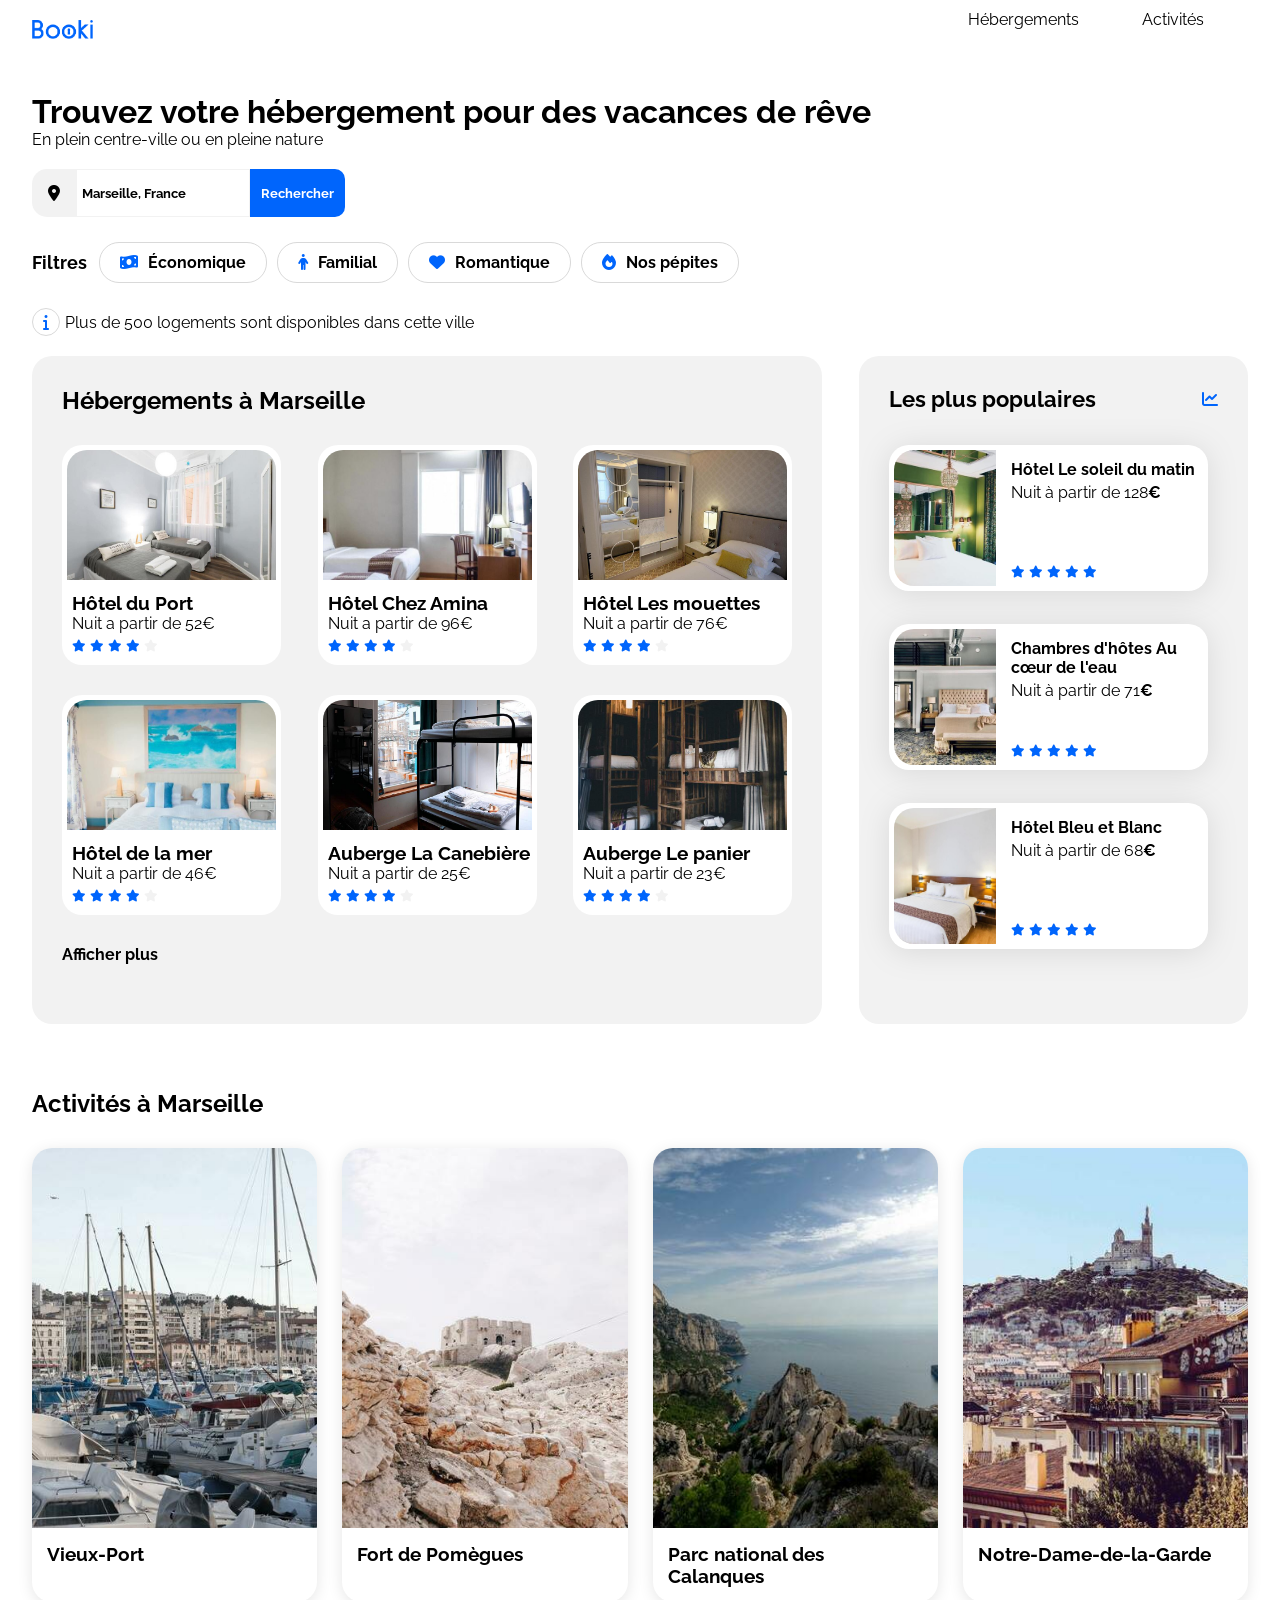
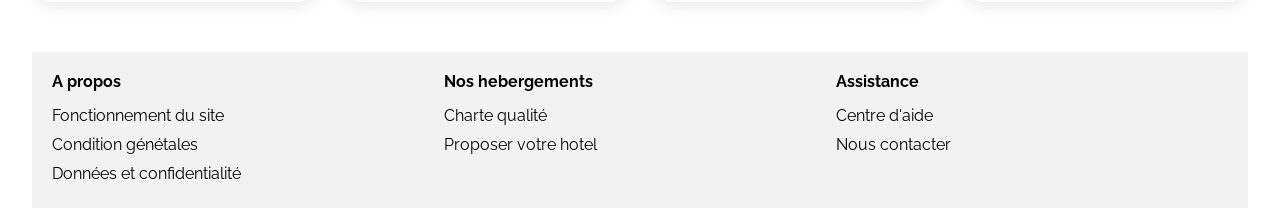
<file: Booki-main/index.html>
<!DOCTYPE html>
<html lang="fr">

<head>
    <meta charset="UTF-8" />
    <meta name="viewport" content="width=device-width, initial-scale=1.0" />
    <title>Booki</title>
    <link rel="preconnect" href="https://fonts.googleapis.com" />
    <link rel="preconnect" href="https://fonts.gstatic.com" crossorigin />
    <link href="https://fonts.googleapis.com/css2?family=Raleway:wght@400;500;700&display=swap" rel="stylesheet" />
    <link rel="stylesheet" href="https://cdnjs.cloudflare.com/ajax/libs/font-awesome/6.2.1/css/all.min.css"
        integrity="sha512-MV7K8+y+gLIBoVD59lQIYicR65iaqukzvf/nwasF0nqhPay5w/9lJmVM2hMDcnK1OnMGCdVK+iQrJ7lzPJQd1w=="
        crossorigin="anonymous" referrerpolicy="no-referrer" />
    <link rel="stylesheet" href="./css/style.css" />
    <link rel="stylesheet" href="./css/tablet.css" />
    <link rel="stylesheet" href="./css/mobile.css" />
</head>

<body>
    <div class="main-container">
        <header>
            <!--Insertion d'un logo cliquable-->
            <div class="logo">
                <a href="index.html">
                    <img id="logo" src="./images/logo/Booki.png" alt="Logo booki">
                </a>
            </div>
            <!--Mise en place d'un menu de navigation-->
            <nav>
                <ul class="menu">
                    <li class="hebergements">
                        <a href="#hebergement-ancre">Hébergements</a>
                    </li>
                    <li class="activites">
                        <a href="#activites-ancre">Activités</a>
                    </li>
                </ul>
            </nav>
        </header>

        <main>
            <div class="top">
                <h1 class="titletop">Trouvez votre hébergement pour des vacances de rêve</h1>
                <p>En plein centre-ville ou en pleine nature</p>
            </div>

            <section class="topsearch-container">
                <form class="topsearch">
                    <!--je fais plusieurs div pour mes elemnts-->
                    <div class="topsearch-location">
                        <i class="fa-solid fa-location-dot"></i>
                    </div>
                    <input class="topsearch-input" type="search" placeholder="Marseille, France">
                    <button class="buttonsearch">
                        <span class="buttonsearch-icon"><i class="fa-solid fa-magnifying-glass"></i></span>
                        <span class="buttonsearch-text">Rechercher</span>
                    </button>
                </form>
            </section>

            <section class="topbis">
                <p class="xglobebis">Filtres</p>
                <!--je fais une div pour pour ma liste ul pour apporter une modification dnas ma liste ul -->
                <ul class="xtopbis">
                    <li class="xglobe-money"><i class="fa-solid fa-money-bill-wave"></i>Économique</li>
                    <li class="xglobe-man"><i class="fa-solid fa-person"></i>Familial</li>
                    <li class="xglobe-heart"><i class="fa-sharp fa-solid fa-heart"></i>Romantique</li>
                    <li class="xglobe-fire"><i class="fa-solid fa-fire"></i>Nos pépites</li>
                </ul>
            </section>

            <section class="top-info-container">
                <article class="top-info">
                    <p>
                        <i class="fa-solid fa-info"></i>Plus de 500 logements sont disponibles dans cette ville
                    </p>
                </article>
            </section>

            <div class="hebergements-and-populaires">
                <section class="hebergements">
                    <h2 id="hebergement-ancre">Hébergements à Marseille</h2>
                    <!--je fais une div qui englobe tout mon contenu pour une modification general-->
                    <div class="container">
                        <!--une autre div dans mon conteneur pour une amelioration plus précises de mes elements -->
                        <a href="#" class="containercard">
                            <article>
                                <div class="xcarte-image">
                                    <img src="images/hebergements/fred-kleber.jpg" alt="photo">
                                </div>
                                <div class="xcarte-content">
                                    <div class="xcarte-text">
                                        <h3>Hôtel du Port</h3>
                                        <p>Nuit a partir de 52€</p>
                                    </div>
                                    <div class="xcarte-rating">
                                        <i class="fa-xs fa-solid fa-star" aria-hidden="true"></i>
                                        <i class="fa-xs fa-solid fa-star" aria-hidden="true"></i>
                                        <i class="fa-xs fa-solid fa-star" aria-hidden="true"></i>
                                        <i class="fa-xs fa-solid fa-star" aria-hidden="true"></i>
                                        <i class="fa-xs fa-solid fa-star neutralStar" aria-hidden="true"></i>
                                        <span class="sr-only">Note de 4 sur 5</span>
                                    </div>
                                </div>
                            </article>
                        </a>
                        <a href="#" class="containercard">
                            <article>
                                <div class="xcarte-image">
                                    <img src="images/hebergements/febrian-zakaria.jpg" alt="photo">
                                </div>
                                <div class="xcarte-content">
                                    <div class="xcarte-text">
                                        <h3>Hôtel Chez Amina</h3>
                                        <p>Nuit a partir de 96€</p>
                                    </div>
                                    <div class="xcarte-rating">
                                        <i class="fa-xs fa-solid fa-star" aria-hidden="true"></i>
                                        <i class="fa-xs fa-solid fa-star" aria-hidden="true"></i>
                                        <i class="fa-xs fa-solid fa-star" aria-hidden="true"></i>
                                        <i class="fa-xs fa-solid fa-star" aria-hidden="true"></i>
                                        <i class="fa-xs fa-solid fa-star neutralStar" aria-hidden="true"></i>
                                        <span class="sr-only">Note de 4 sur 5</span>
                                    </div>
                                </div>
                            </article>
                        </a>
                        <a href="#" class="containercard">
                            <article>
                                <div class="xcarte-image">
                                    <img src="images/hebergements/reisetopia.jpg" alt="photo">
                                </div>
                                <div class="xcarte-content">
                                    <div class="xcarte-text">
                                        <h3>Hôtel Les mouettes</h3>
                                        <p>Nuit a partir de 76€</p>
                                    </div>
                                    <div class="xcarte-rating">
                                        <i class="fa-xs fa-solid fa-star" aria-hidden="true"></i>
                                        <i class="fa-xs fa-solid fa-star" aria-hidden="true"></i>
                                        <i class="fa-xs fa-solid fa-star" aria-hidden="true"></i>
                                        <i class="fa-xs fa-solid fa-star" aria-hidden="true"></i>
                                        <i class="fa-xs fa-solid fa-star neutralStar" aria-hidden="true"></i>
                                        <span class="sr-only">Note de 4 sur 5</span>
                                    </div>
                                </div>
                            </article>
                        </a>
                        <a href="#" class="containercard">
                            <article>
                                <div class="xcarte-image">
                                    <img src="images/hebergements/annie-spratt.jpg" alt="photo">
                                </div>
                                <div class="xcarte-content">
                                    <div class="xcarte-text">
                                        <h3>Hôtel de la mer</h3>
                                        <p>Nuit a partir de 46€</p>
                                    </div>
                                    <div class="xcarte-rating">
                                        <i class="fa-xs fa-solid fa-star" aria-hidden="true"></i>
                                        <i class="fa-xs fa-solid fa-star" aria-hidden="true"></i>
                                        <i class="fa-xs fa-solid fa-star" aria-hidden="true"></i>
                                        <i class="fa-xs fa-solid fa-star" aria-hidden="true"></i>
                                        <i class="fa-xs fa-solid fa-star neutralStar" aria-hidden="true"></i>
                                        <span class="sr-only">Note de 4 sur 5</span>
                                    </div>
                                </div>
                            </article>
                        </a>
                        <a href="#" class="containercard">
                            <article>
                                <div class="xcarte-image">
                                    <img src="images/hebergements/marcus-loke.jpg" alt="photo">
                                </div>
                                <div class="xcarte-content">
                                    <div class="xcarte-text">
                                        <h3>Auberge La Canebière</h3>
                                        <p>Nuit a partir de 25€</p>
                                    </div>
                                    <div class="xcarte-rating">
                                        <i class="fa-xs fa-solid fa-star" aria-hidden="true"></i>
                                        <i class="fa-xs fa-solid fa-star" aria-hidden="true"></i>
                                        <i class="fa-xs fa-solid fa-star" aria-hidden="true"></i>
                                        <i class="fa-xs fa-solid fa-star" aria-hidden="true"></i>
                                        <i class="fa-xs fa-solid fa-star neutralStar" aria-hidden="true"></i>
                                        <span class="sr-only">Note de 4 sur 5</span>
                                    </div>
                                </div>
                            </article>
                        </a>
                        <a href="#" class="containercard">
                            <article>
                                <div class="xcarte-image">
                                    <img src="images/hebergements/nicate-lee.jpg" alt="photo">
                                </div>
                                <div class="xcarte-content">
                                    <div class="xcarte-text">
                                        <h3>Auberge Le panier</h3>
                                        <p>Nuit a partir de 23€</p>
                                    </div>
                                    <div class="xcarte-rating">
                                        <i class="fa-xs fa-solid fa-star" aria-hidden="true"></i>
                                        <i class="fa-xs fa-solid fa-star" aria-hidden="true"></i>
                                        <i class="fa-xs fa-solid fa-star" aria-hidden="true"></i>
                                        <i class="fa-xs fa-solid fa-star" aria-hidden="true"></i>
                                        <i class="fa-xs fa-solid fa-star neutralStar" aria-hidden="true"></i>
                                        <span class="sr-only">Note de 4 sur 5</span>
                                    </div>
                                </div>
                            </article>
                        </a>
                        <h4>Afficher plus</h4>
                    </div>
                </section>

                <section class="populaires">
                    <div class="populaires-title">
                        <h2 class="section-title">Les plus populaires</h2>
                        <i class="fa-solid fa-chart-line" aria-hidden="true"></i>
                    </div>
                    <div class="populaires-cards">
                        <a href="#">
                            <article class="card">
                                <img src="./images/hebergements/emile-guillemot.jpg"
                                    alt="Image de la chambre d'hôtel montrant un lit">
                                <div class="card-content">
                                    <div class="card-txt">
                                        <h3 class="card-title">Hôtel Le soleil du matin</h3>
                                        <p class="card-subtitle">Nuit à partir de 128<span class="euro">€</span></p>
                                    </div>
                                    <div class="card-rating">
                                        <i class="fa-xs fa-solid fa-star" aria-hidden="true"></i>
                                        <i class="fa-xs fa-solid fa-star" aria-hidden="true"></i>
                                        <i class="fa-xs fa-solid fa-star" aria-hidden="true"></i>
                                        <i class="fa-xs fa-solid fa-star" aria-hidden="true"></i>
                                        <i class="fa-xs fa-solid fa-star neutral-star" aria-hidden="true"></i>
                                        <span class="sr-only">Note de 4 sur 5</span>
                                    </div>
                                </div>
                            </article>
                        </a>
                        <a href="#">
                            <article class="card">
                                <img src="./images/hebergements/aw-creative.jpg"
                                    alt="Image de la chambre d'hôtel montrant un lit">
                                <div class="card-content">
                                    <div class="card-txt">
                                        <h3 class="card-title">Chambres d'hôtes Au cœur de l'eau</h3>
                                        <p class="card-subtitle">Nuit à partir de 71<span class="euro">€</span></p>
                                    </div>
                                    <div class="card-rating">
                                        <i class="fa-xs fa-solid fa-star" aria-hidden="true"></i>
                                        <i class="fa-xs fa-solid fa-star" aria-hidden="true"></i>
                                        <i class="fa-xs fa-solid fa-star" aria-hidden="true"></i>
                                        <i class="fa-xs fa-solid fa-star" aria-hidden="true"></i>
                                        <i class="fa-xs fa-solid fa-star neutral-star" aria-hidden="true"></i>
                                        <span class="sr-only">Note de 4 sur 5</span>
                                    </div>
                                </div>
                            </article>
                        </a>
                        <a href="#">
                            <article class="card">
                                <img src="./images/hebergements/febrian-zakaria2.jpg"
                                    alt="Image de la chambre d'hôtel montrant un lit">
                                <div class="card-content">
                                    <div class="card-txt">
                                        <h3 class="card-title">Hôtel Bleu et Blanc</h3>
                                        <p class="card-subtitle">Nuit à partir de 68<span class="euro">€</span></p>
                                    </div>
                                    <div class="card-rating">
                                        <i class="fa-xs fa-solid fa-star" aria-hidden="true"></i>
                                        <i class="fa-xs fa-solid fa-star" aria-hidden="true"></i>
                                        <i class="fa-xs fa-solid fa-star" aria-hidden="true"></i>
                                        <i class="fa-xs fa-solid fa-star" aria-hidden="true"></i>
                                        <i class="fa-xs fa-solid fa-star neutral-star" aria-hidden="true"></i>
                                        <span class="sr-only">Note de 4 sur 5</span>
                                    </div>
                                </div>
                            </article>
                        </a>
                    </div>
                </section>
            </div>

            <section class="activites-marseille">
                <h2 class="title-om" id="activites-ancre">Activités à Marseille</h2>
                <!--je fais un contenaire pour mes images -->
                <div class="conteneur">
                    <!--ensuite une div pour mes cards-->
                    <a class="card-container" href="#">
                        <article class="carte">
                            <div class="carte-image"><img src="images/activites/reno-laithienne.jpg"
                                    alt="photo de reno-laithienne" /></div>
                            <h3>Vieux-Port</h3>
                        </article>
                    </a>

                    <a class="card-container" href="#">
                        <article class="carte">
                            <div class="carte-image"><img src="images/activites/paul-hermann.jpg"
                                    alt="photo de paul-hermann" /></div>
                            <h3>Fort de Pomègues</h3>
                        </article>
                    </a>

                    <a class="card-container" href="#">
                        <article class="carte">
                            <div class="carte-image"><img src="images/activites/kilyan-sockalingum.jpg"
                                    alt="photo de kilyan-sockalingum" /></div>
                            <h3>Parc national des Calanques</h3>
                        </article>
                    </a>

                    <a class="card-container" href="#">
                        <article class="carte">
                            <div class="carte-image"><img src="images/activites/florian-wehde.jpg"
                                    alt="photo de florian-wehde" /></div>
                            <h3>Notre-Dame-de-la-Garde</h3>
                        </article>
                    </a>
                </div>
            </section>
        </main>

        <footer>
            <!--je vais une Div pour tout le contenu de mon footer-->
            <div class="footer-contenu">
                <!--ensuite je fais une div pour chaque bloc -->
                <div class="bloc-contenu">
                    <h4>A propos</h4>
                    <ul class="apropos">
                        <li>Fonctionnement du site</li>
                        <li>Condition génétales</li>
                        <li>Données et confidentialité</li>
                    </ul>
                </div>
                <!--ensuite je fais une div pour chaque bloc -->
                <div class="bloc-contenu">
                    <h4>Nos hebergements</h4>
                    <ul class="heberg">
                        <li>Charte qualité</li>
                        <li>Proposer votre hotel</li>
                    </ul>
                </div>
                <!--ensuite je fais une div pour chaque bloc -->
                <div class="bloc-contenu">
                    <h4>Assistance</h4>
                    <ul class="asssist">
                        <li>Centre d'aide</li>
                        <li>Nous contacter</li>
                    </ul>
                </div>
            </div>
        </footer>
    </div>
</body>

</html>
</file>
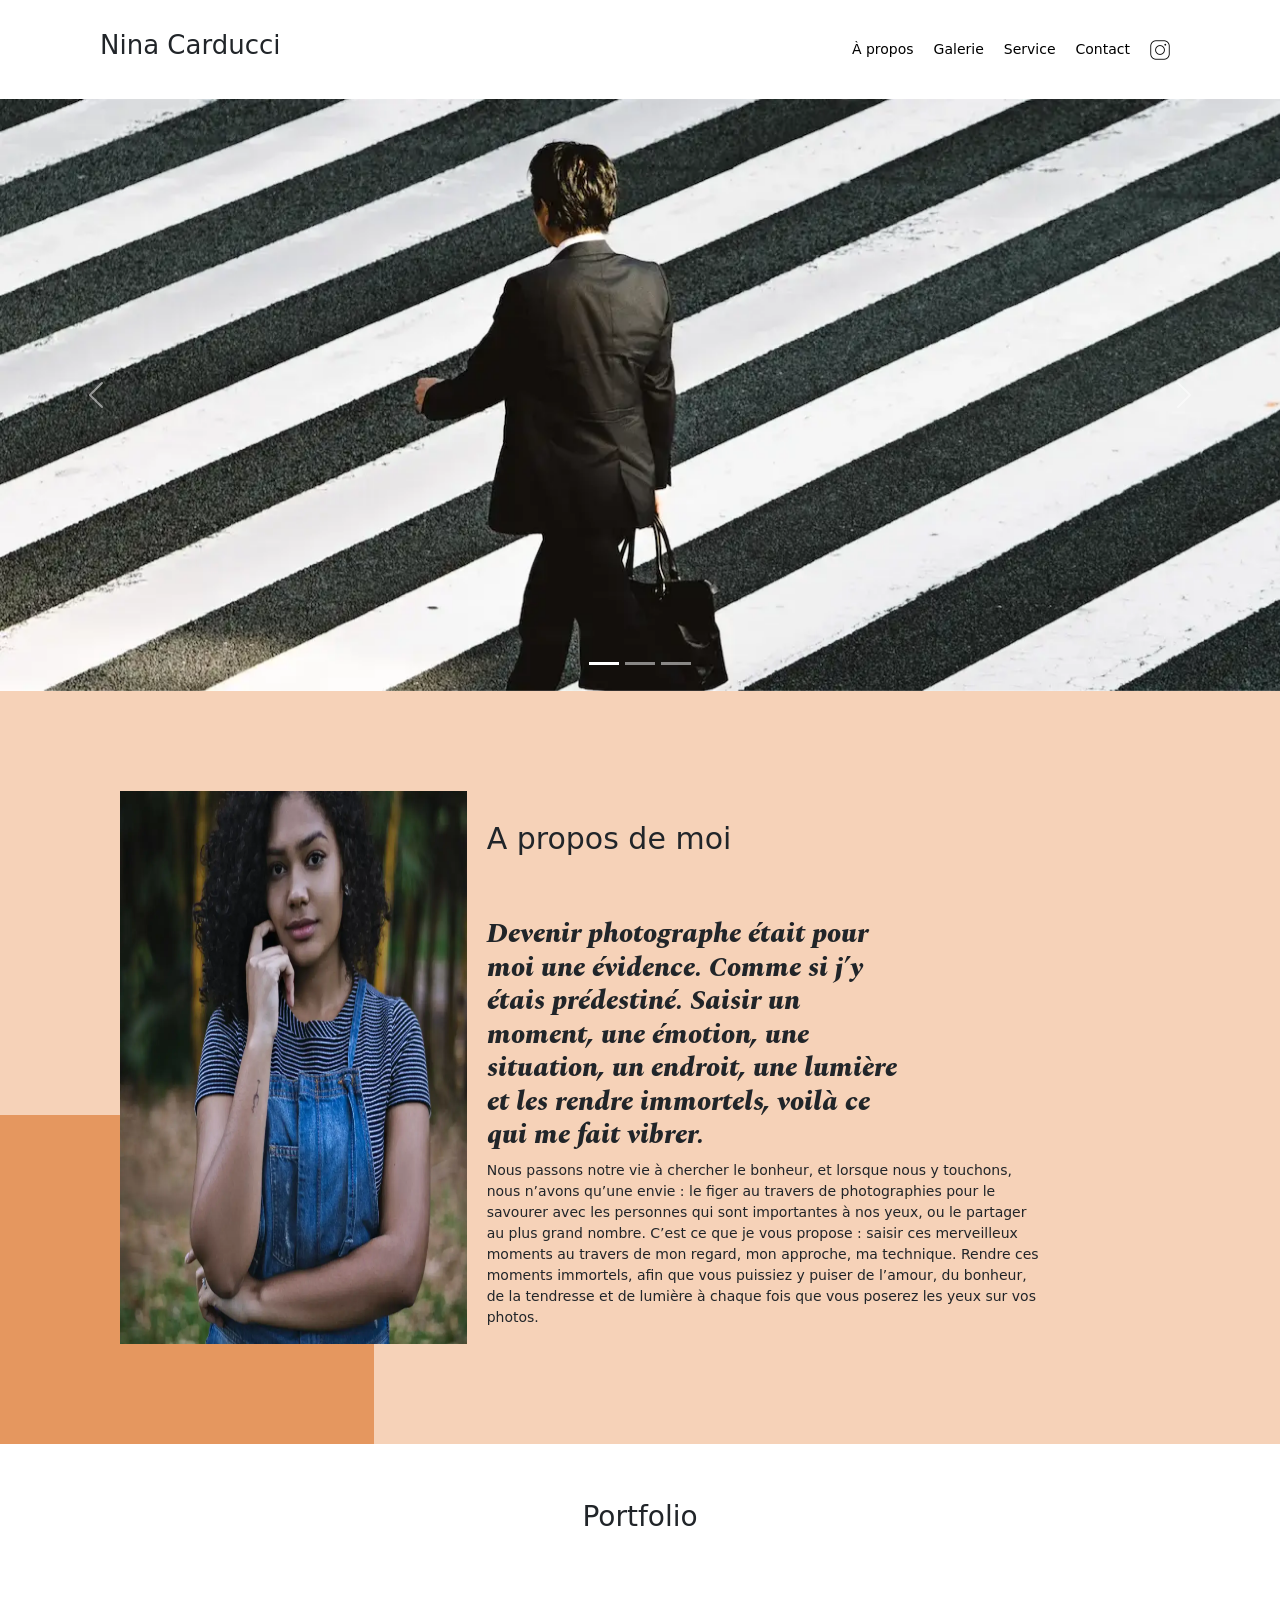
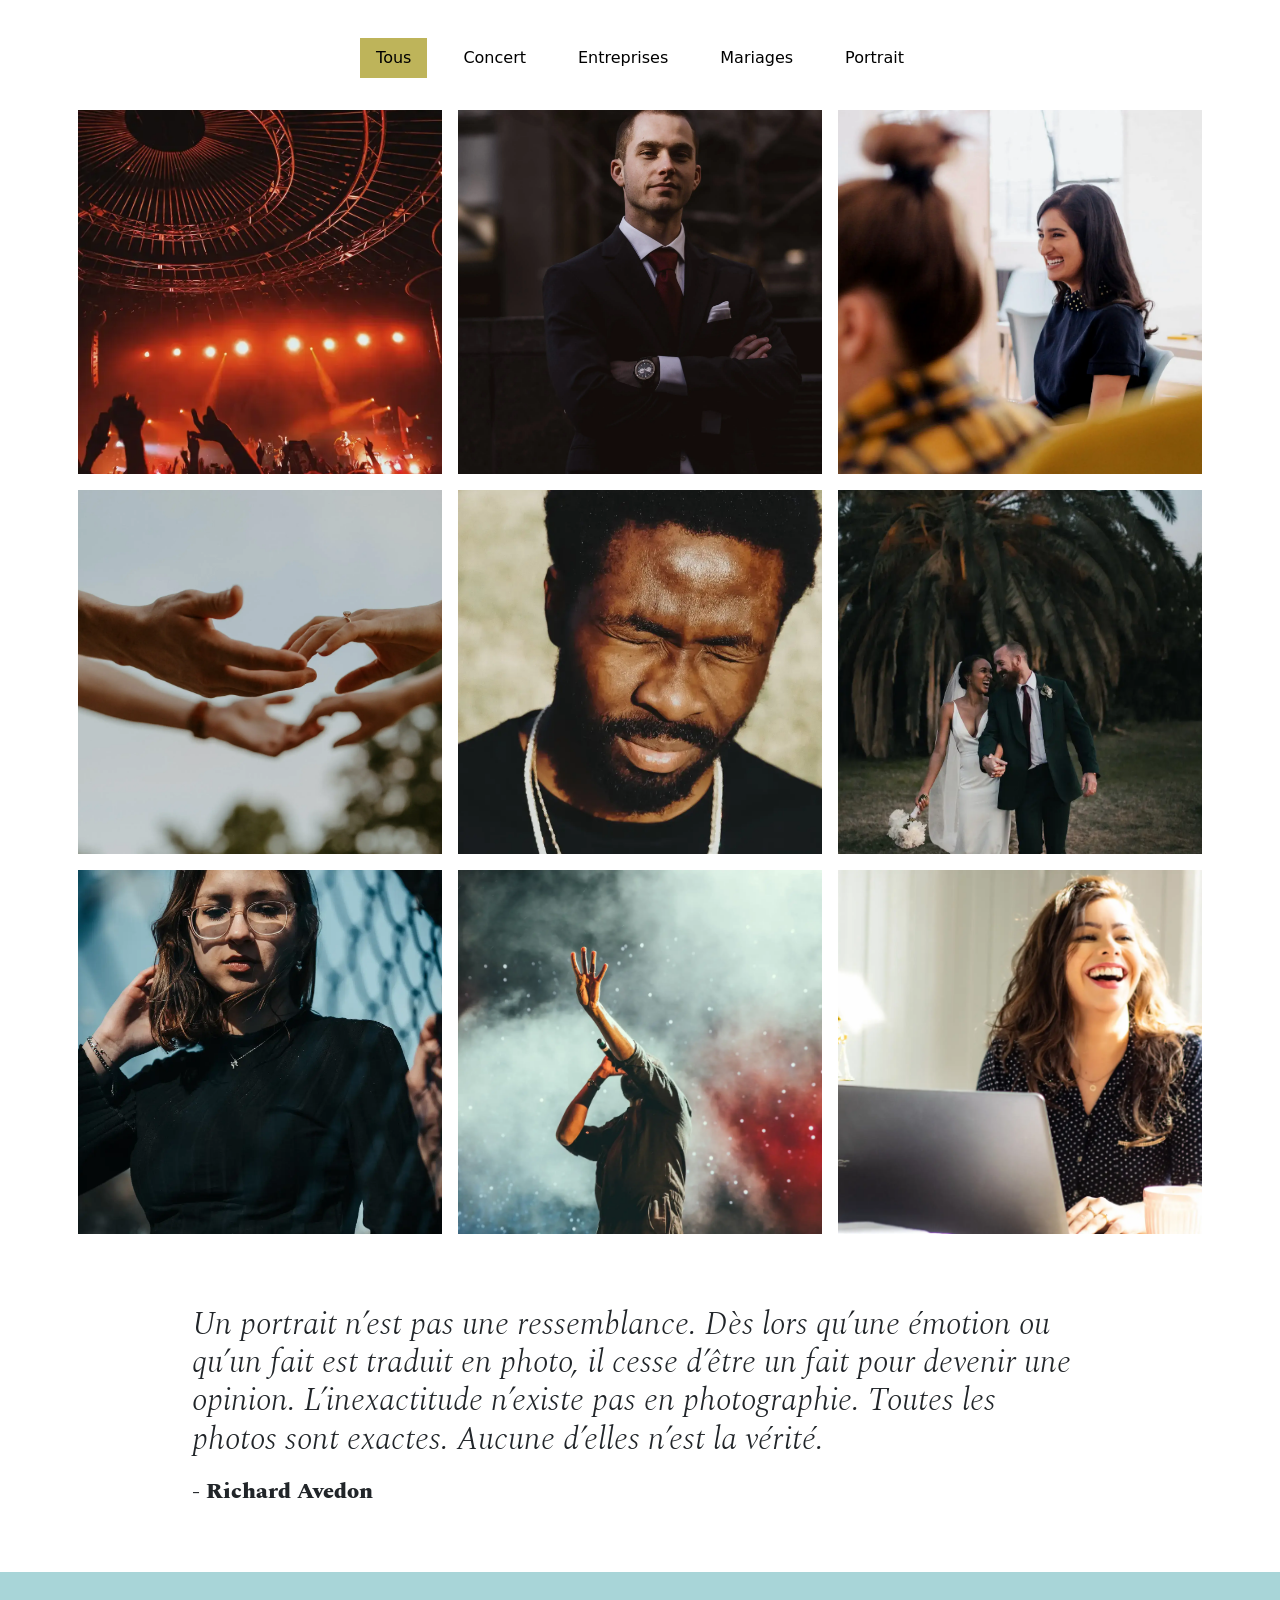
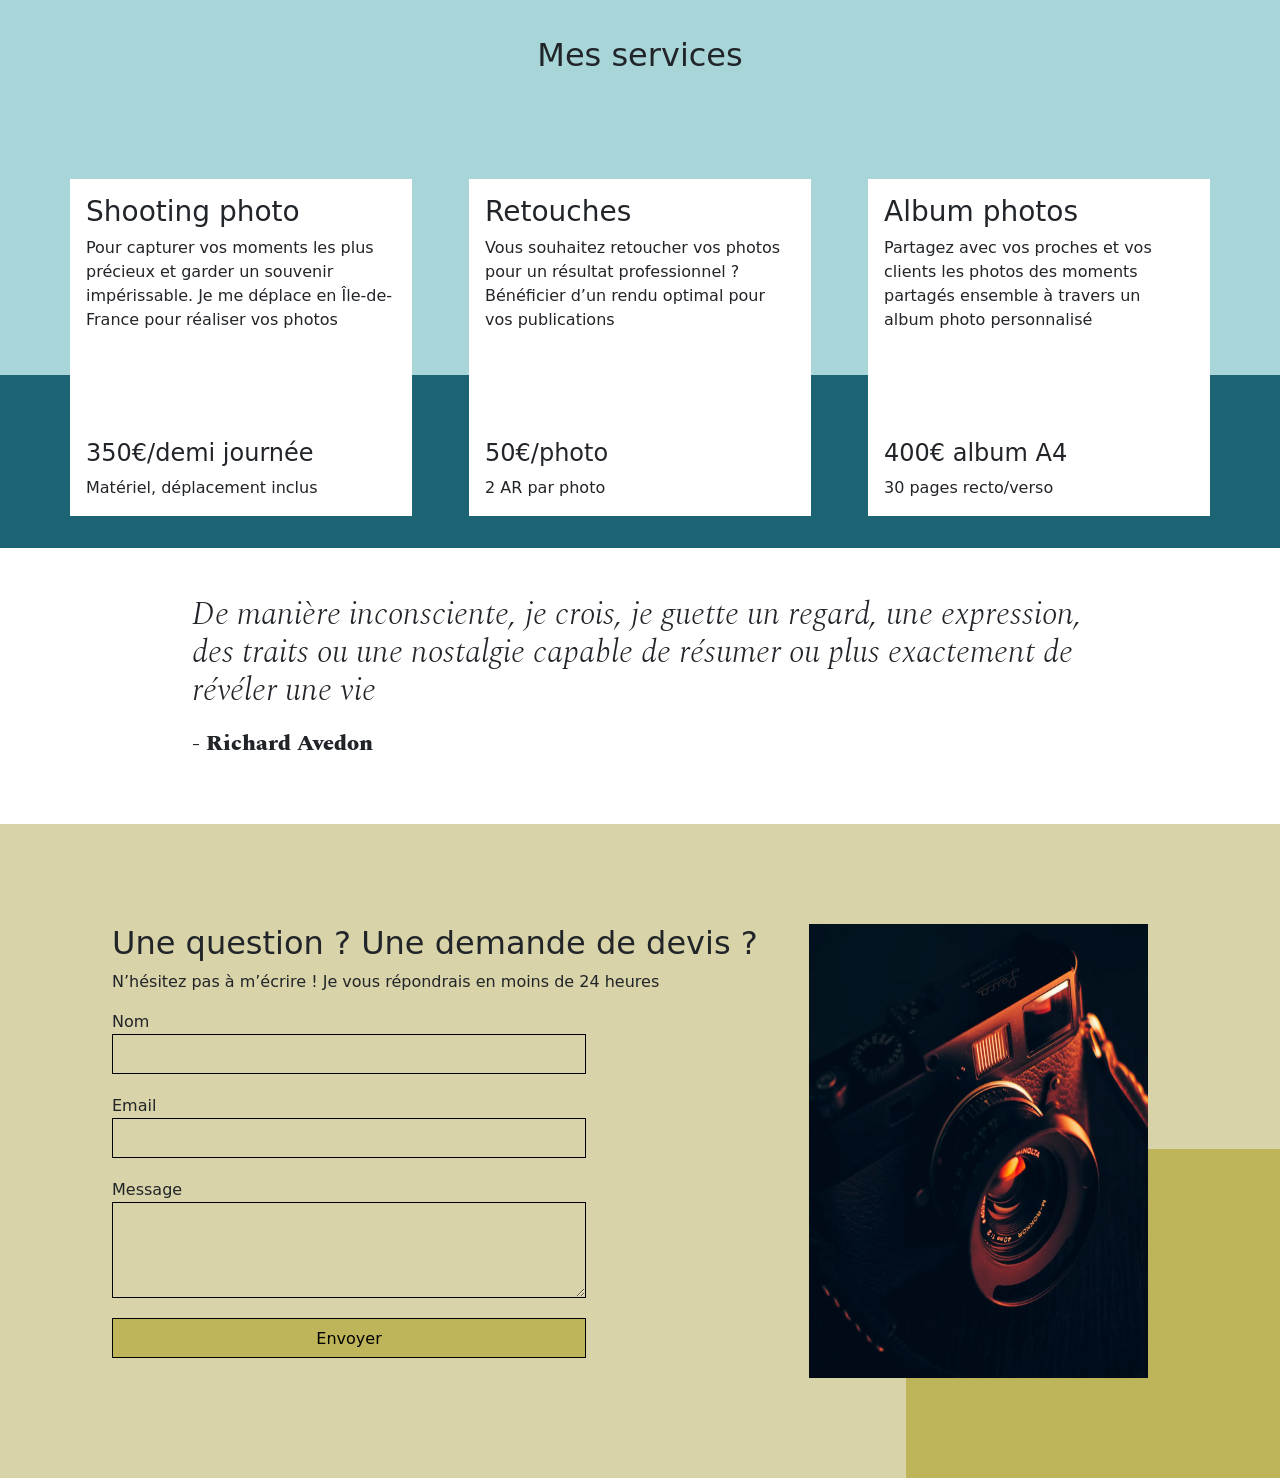
<file: Nina-Carducci-main/index.html>
<!DOCTYPE html>
<html lang="fr">
  <head>
    <meta charset="UTF-8" />
    <title>Nina Carducci photographie</title>
    <meta name="description" content="Site de photographie de Nina Carducci" />
    <meta name="viewport" content="width=device-width, initial-scale=1.0" />
    <!-- Open Graph meta tags -->
    <meta
      property="og:title"
      content="Nina Carducci photographe professionnelle basée à Bordeaux"
    />
    <meta
      property="og:site_name"
      content="Nina Carducci, photographe professionnelle à Bordeaux"
    />
    <meta
      property="og:description"
      content="Site de photographie avec plusieurs modèles et catégories"
    />
    <meta property="og:type" content="photographie" />
    <meta property="og:url" content="https://gaddmb.github.io/Nina-Carducci/" />
    <meta
      property="og:image"
      content="https://gaddmb.github.io/Nina-Carducci/Nina-Carducci/assets/images/nina.webp"
    />
    <meta property="og:locale" content="en_GB" />
    <meta property="og:locale:alternate" content="fr_FR" />
    <!-- Twitter meta tags  -->
    <meta property="twitter:card" content="site de photographie" />
    <meta
      property="twitter:site"
      content="https://gaddmb.github.io/Nina-Carducci/"
    />
    <meta
      name="twitter:title"
      content="Nina Carducci, photographe professionnelle à Bordeaux"
    />
    <meta
      name="twitter:description"
      content="Nina Carducci, photographe professionnelle à Bordeaux, vous propose de saisir ces merveilleux moments d'une vie."
    />
    <link rel="stylesheet" href="./assets/css/bootstrap.min.css" />
    <link rel="stylesheet" href="./assets/css/style.css" />
    <script type="application/ld+json">
      {
        "@context": "http://schema.org",
        "@type": ["LocalBusiness", "Service"],
        "name": "Nina Carducci",
        "description": "Nina Carducci, photographe professionnelle à Bordeaux",
        "image": "https://gaddmb.github.io/Nina-Carducci/Nina-Carducci/assets/images/nina.webp",
        "url": "https://gaddmb.github.io/Nina-Carducci/",
        "telephone": "0556677889",
        "address": {
          "@type": "PostalAddress",
          "streetAddress": "68 avenue Alsace-Lorraine",
          "addressLocality": "Bordeaux",
          "postalCode": "33200",
          "addressCountry": "FR"
        },
        "geo": {
          "@type": "GeoCoordinates",
          "latitude": "44.8466732",
          "longitude": "-0.6065805"
        },
        "openingHoursSpecification": {
          "@type": "OpeningHoursSpecification",
          "dayOfWeek": ["lundi", "mardi", "mercredi", "jeudi", "vendredi"],
          "opens": "10:00",
          "closes": "19:00"
        },
        "priceRange": "50€ - 400€"
      }
    </script>
  </head>
  <body>
    <header>
      <div class="top-header">
        <h1 class="name">Nina Carducci</h1>
        <div class="nav">
          <ul>
            <li><a href="#about">À propos</a></li>
            <li><a href="#gallery">Galerie</a></li>
            <li><a href="#services">Service</a></li>
            <li><a href="#contact">Contact</a></li>
            <li>
              <a
                class="social-link"
                href="https://www.instagram.com/ninacarducci.photo/?hl=fr"
                target="_blank"
                ><img
                  src="assets/images/instagram.png"
                  width="20"
                  height="20"
                  alt="logo-instagram"
              /></a>
            </li>
          </ul>
        </div>
      </div>
    </header>
    <main>
      <div id="header">
        <div
          id="carouselExampleIndicators"
          class="carousel slide"
          data-bs-ride="carousel"
        >
          <div class="carousel-indicators">
            <button
              type="button"
              data-bs-target="#carouselExampleIndicators"
              data-bs-slide-to="0"
              class="active"
              aria-current="true"
              aria-label="Slide 1"
            ></button>
            <button
              type="button"
              data-bs-target="#carouselExampleIndicators"
              data-bs-slide-to="1"
              aria-label="Slide 2"
            ></button>
            <button
              type="button"
              data-bs-target="#carouselExampleIndicators"
              data-bs-slide-to="2"
              aria-label="Slide 3"
            ></button>
          </div>
          <div class="carousel-inner">
            <div class="carousel-item active">
              <img
                src="./assets/images/slider/ryoji-iwata-wuzjnov7t0g-unsplash.webp"
                class="d-block w-100 h-auto"
                width="1921"
                height="888"
                alt="ryoji-iwata"
                loading="lazy"
              />
            </div>
            <div class="carousel-item">
              <img
                src="./assets/images/slider/nicholas-green-nPz8akkUmDI-unsplash.webp"
                class="d-block w-100 h-auto"
                width="1921"
                height="888"
                alt="nicholas-green"
                loading="lazy"
              />
            </div>
            <div class="carousel-item">
              <img
                src="./assets/images/slider/edward-cisneros-3_h6-1NPDGw-unsplash.webp"
                class="d-block w-100 h-auto"
                width="1921"
                height="888"
                alt="edward-cisneros"
                loading="lazy"
              />
            </div>
          </div>
          <button
            class="carousel-control-prev"
            type="button"
            data-bs-target="#carouselExampleIndicators"
            data-bs-slide="prev"
          >
            <span class="carousel-control-prev-icon" aria-hidden="true"></span>
            <span class="visually-hidden">Previous</span>
          </button>
          <button
            class="carousel-control-next"
            type="button"
            data-bs-target="#carouselExampleIndicators"
            data-bs-slide="next"
          >
            <span class="carousel-control-next-icon" aria-hidden="true"></span>
            <span class="visually-hidden">Next</span>
          </button>
        </div>
      </div>
      <section id="about">
        <div class="picture left">
          <img src="./assets/images/nina.webp" alt="image logo" />
        </div>
        <div id="about-me">
          <h2 class="about-me__title">A propos de moi</h2>
          <h3 class="about-me__introduction">
            Devenir photographe était pour moi une évidence. Comme si j’y étais
            prédestiné. Saisir un moment, une émotion, une situation, un
            endroit, une lumière et les rendre immortels, voilà ce qui me fait
            vibrer.
          </h3>
          <p>
            Nous passons notre vie à chercher le bonheur, et lorsque nous y
            touchons, nous n’avons qu’une envie : le figer au travers de
            photographies pour le savourer avec les personnes qui sont
            importantes à nos yeux, ou le partager au plus grand nombre. C’est
            ce que je vous propose : saisir ces merveilleux moments au travers
            de mon regard, mon approche, ma technique. Rendre ces moments
            immortels, afin que vous puissiez y puiser de l’amour, du bonheur,
            de la tendresse et de lumière à chaque fois que vous poserez les
            yeux sur vos photos.
          </p>
        </div>
      </section>
      <section id="gallery">
        <h3 class="title">Portfolio</h3>
        <div class="container py-3">
          <div class="gallery" style="display: none">
            <img
              data-gallery-tag="Concert"
              class="gallery-item"
              src="./assets/images/gallery/concerts/aaron-paul-wnx-fxzb6cw-unsplash.webp"
              alt="aaron-paul"
            />
            <img
              data-gallery-tag="Entreprises"
              class="gallery-item"
              src="./assets/images/gallery/entreprise/ali-morshedlou-wmd64tmfc4k-unsplash.webp"
              alt="ali-morsheldou"
            />
            <img
              data-gallery-tag="Entreprises"
              class="gallery-item"
              src="./assets/images/gallery/entreprise/jason-goodman-tHO1_OuKbg0-unsplash.webp"
              alt="jason-goodman"
            />
            <img
              data-gallery-tag="Mariages"
              class="gallery-item"
              src="./assets/images/gallery/mariage/hannah-busing-RvF2R_qMpRk-unsplash.webp"
              alt="hanna-busing"
            />
            <img
              data-gallery-tag="Portrait"
              class="gallery-item"
              src="./assets/images/gallery/portraits/ade-tunji-rVkhWWZFAtQ-unsplash.webp"
              alt="ade-tunji"
            />
            <img
              data-gallery-tag="Mariages"
              class="gallery-item"
              src="./assets/images/gallery/mariage/jakob-owens-SiniLJkXhMc-unsplash.webp"
              alt="jacob-owens"
            />
            <img
              data-gallery-tag="Portrait"
              class="gallery-item"
              src="./assets/images/gallery/portraits/nino-van-prattenburg--443cl1uR_8-unsplash.webp"
              alt="nino-van-prattenburg"
            />
            <img
              data-gallery-tag="Concert"
              class="gallery-item"
              src="./assets/images/gallery/concerts/austin-neill-hgo1wfpxl3i-unsplash.webp"
              alt="austin-neill"
            />
            <img
              data-gallery-tag="Entreprises"
              class="gallery-item"
              src="./assets/images/gallery/entreprise/mateus-campos-felipe-Fsgzm8N0hIY-unsplash.webp"
              alt="mateus-compos"
            />
          </div>
        </div>
        <div class="quote">
          <figure>
            <blockquote>
              <h2 class="quote__text">
                Un portrait n’est pas une ressemblance. Dès lors qu’une émotion
                ou qu’un fait est traduit en photo, il cesse d’être un fait pour
                devenir une opinion. L’inexactitude n’existe pas en
                photographie. Toutes les photos sont exactes. Aucune d’elles
                n’est la vérité.
              </h2>
            </blockquote>
            <figcaption class="quote__author">- Richard Avedon</figcaption>
          </figure>
        </div>
      </section>
      <section id="services">
        <h2 class="title">Mes services</h2>
        <div class="container">
          <div class="service">
            <div class="service__description">
              <h3>Shooting photo</h3>
              <p>
                Pour capturer vos moments les plus précieux et garder un
                souvenir impérissable. Je me déplace en Île-de-France pour
                réaliser vos photos
              </p>
            </div>
            <div class="service__price">
              <h4>350€/demi journée</h4>
              <span>Matériel, déplacement inclus</span>
            </div>
          </div>
          <div class="service">
            <div class="service__description">
              <h3>Retouches</h3>
              <p>
                Vous souhaitez retoucher vos photos pour un résultat
                professionnel ? Bénéficier d’un rendu optimal pour vos
                publications
              </p>
            </div>
            <div class="service__price">
              <h4>50€/photo</h4>
              <span>2 AR par photo</span>
            </div>
          </div>
          <div class="service">
            <div class="service__description">
              <h3>Album photos</h3>
              <p>
                Partagez avec vos proches et vos clients les photos des moments
                partagés ensemble à travers un album photo personnalisé
              </p>
            </div>
            <div class="service__price">
              <h4>400€ album A4</h4>
              <span>30 pages recto/verso</span>
            </div>
          </div>
        </div>
      </section>
      <section class="quote">
        <figure>
          <blockquote>
            <h2 class="quote__text">
              De manière inconsciente, je crois, je guette un regard, une
              expression, des traits ou une nostalgie capable de résumer ou plus
              exactement de révéler une vie
            </h2>
          </blockquote>
          <figcaption class="quote__author">- Richard Avedon</figcaption>
        </figure>
      </section>
    </main>
    <footer>
      <section id="contact">
        <div class="container">
          <div class="form-container">
            <h2>Une question ? Une demande de devis ?</h2>
            <p>
              N’hésitez pas à m’écrire ! Je vous répondrais en moins de 24
              heures
            </p>
            <form action="." method="post">
              <label for="nom">Nom</label>
              <input type="text" name="nom" id="nom" />
              <label for="email">Email</label>
              <input type="email" name="email" id="email" />
              <label for="message">Message</label>
              <textarea
                name="message"
                id="message"
                cols="30"
                rows="10"
              ></textarea>
              <input type="submit" value="Envoyer" />
            </form>
          </div>
          <div class="picture right">
            <img src="./assets/images/camera.webp" alt="camera" />
          </div>
        </div>
      </section>
    </footer>
    <script>
      "./assets/bootstrap/bootstrap.bundle.min.js.map";
    </script>
    <script src="./assets/bootstrap/bootstrap.bundle.min.js"></script>
    <script
      src="https://code.jquery.com/jquery-3.4.1.min.js"
      integrity="sha256-CSXorXvZcTkaix6Yvo6HppcZGetbYMGWSFlBw8HfCJo="
      crossorigin="anonymous"
    ></script>
    <script src="./assets/js/maugallery.js"></script>
    <script src="./assets/js/scripts.js"></script>
  </body>
</html>
</file>
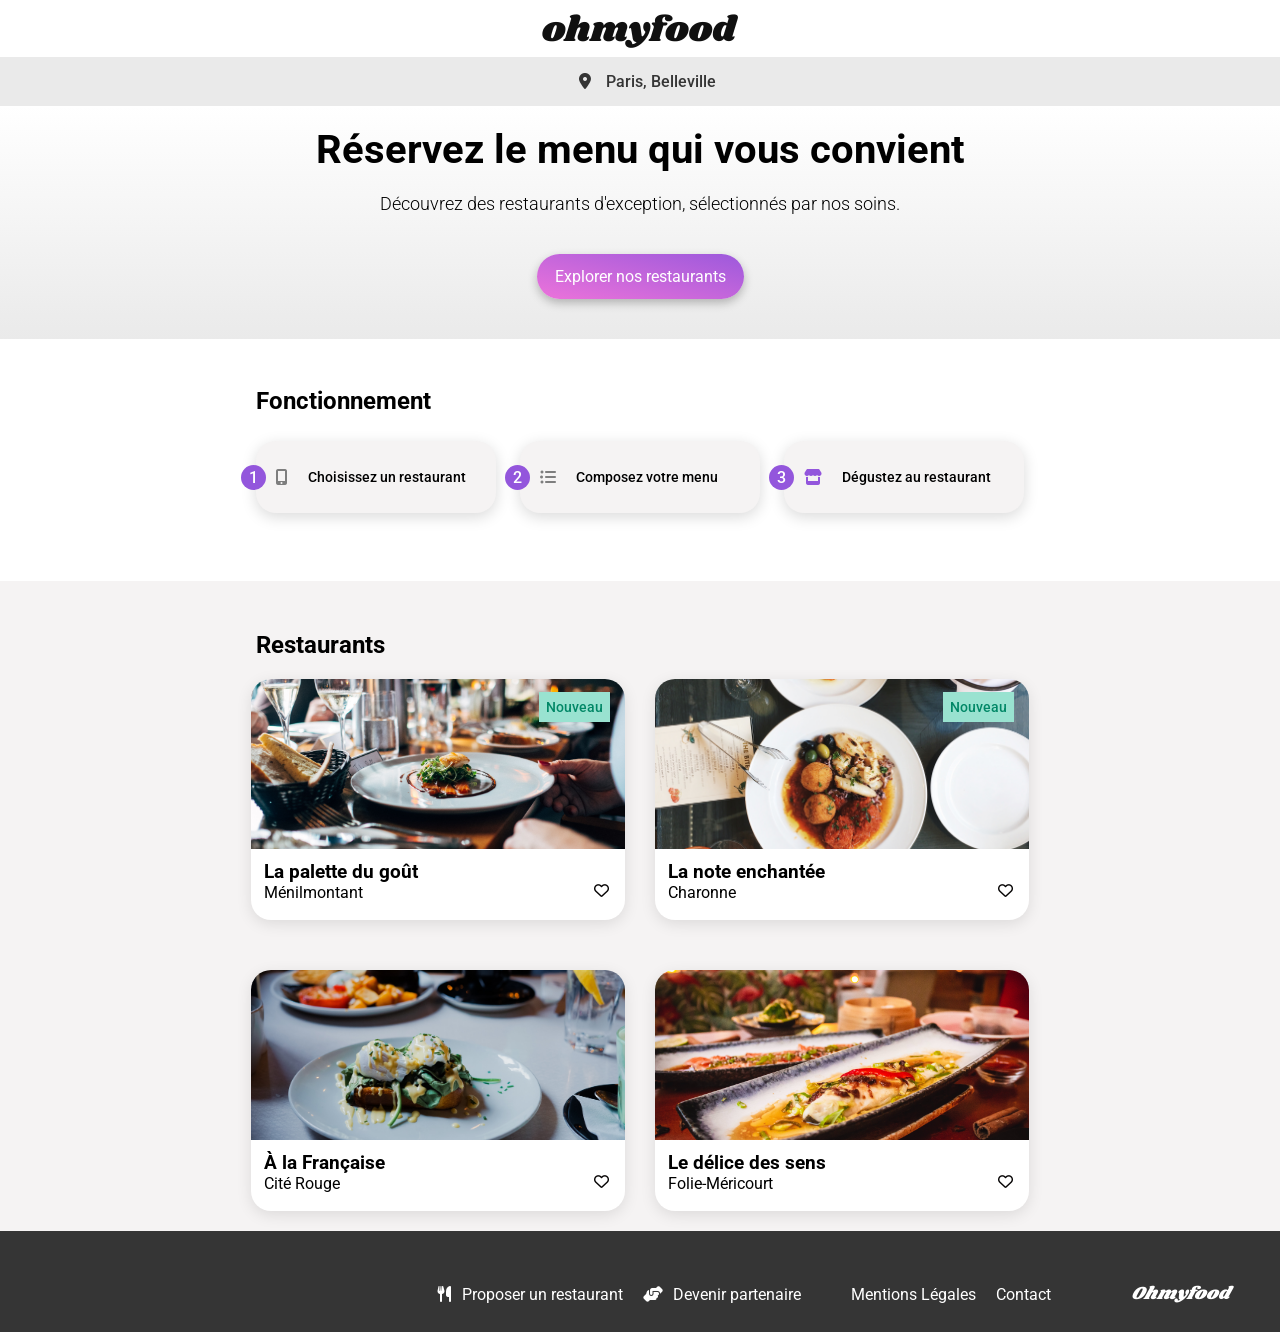
<file: Ohmyfood-main/index.html>
<!DOCTYPE html>
<html>
  <head>
    <meta charset="UTF-8" />
    <meta name="viewport" content="width=device-width, initial-scale=1.0" />
    <title>Ohmyfood</title>
    <link rel="stylesheet" href="./css/style.css" />
    <link
      rel="stylesheet"
      href="https://cdnjs.cloudflare.com/ajax/libs/font-awesome/6.2.1/css/all.min.css"
      integrity="sha512-MV7K8+y+gLIBoVD59lQIYicR65iaqukzvf/nwasF0nqhPay5w/9lJmVM2hMDcnK1OnMGCdVK+iQrJ7lzPJQd1w=="
      crossorigin="anonymous"
      referrerpolicy="no-referrer"
    />
    <link rel="preconnect" href="https://fonts.googleapis.com" />
    <link rel="preconnect" href="https://fonts.gstatic.com" crossorigin />
  </head>

  <body>
    <div class="loader"></div>
    <header>
      <div class="logo">
        <img src="images/logo/ohmyfood.png" alt="logo ohmyfood" />
      </div>
      <div class="location">
        <p><i class="fa-solid fa-location-dot"></i>Paris, Belleville</p>
      </div>
    </header>

    <div class="main-container">
      <main>
        <section class="sous-header">
          <article>
            <h1>Réservez le menu qui vous convient</h1>
            <p>
              Découvrez des restaurants d'exception, sélectionnés par nos soins.
            </p>
            <div class="btn">
              <button>Explorer nos restaurants</button>
            </div>
          </article>
        </section>

        <section class="main-container-fonctionnement">
          <h2 class="tittle-fonctionnement">Fonctionnement</h2>
          <div class="container-fonctionnement">
            <ul>
              <li>
                <span>1</span>
                <i class="fas fa-mobile-alt"></i>
                <p>Choisissez un restaurant</p>
              </li>
              <li>
                <span>2</span>
                <i class="fas fa-list-ul"></i>
                <p>Composez votre menu</p>
              </li>
              <li>
                <span>3</span>
                <i class="fas fa-store"></i>
                <p>Dégustez au restaurant</p>
              </li>
            </ul>
          </div>
        </section>

        <section class="main-container-card">
          <h2 class="title-restaurant">Restaurants</h2>
          <div class="container-card">
            <article class="card">
              <a href="Pages-restaurants/Palette_du_gout.html"
                ><img
                  src="images/restaurants/jay-wennington-N_Y88TWmGwA-unsplash.jpg"
                  alt="photo de la palette"
                />
                <div class="card-text">
                  <h3>La palette du goût</h3>
                  <div class="heart">
                    <p>Ménilmontant</p>
                    <i class="far fa-heart heart__far"></i>
                    <i class="fas fa-heart heart__fas"></i>
                  </div>
                  <p class="new">Nouveau</p>
                </div>
              </a>
            </article>

            <article class="card">
              <a href="Pages-restaurants/La_note_enchantée.html"
                ><img
                  src="images/restaurants/stil-u2Lp8tXIcjw-unsplash.jpg"
                  alt="photo de la note enchantée"
              /></a>
              <div class="card-text">
                <h3>La note enchantée</h3>
                <div class="heart">
                  <p>Charonne</p>
                  <i class="far fa-heart heart__far"></i>
                  <i class="fas fa-heart heart__fas"></i>
                </div>
                <p class="new">Nouveau</p>
              </div>
            </article>

            <article class="card">
              <a href="Pages-restaurants/A_La_Française.html"
                ><img
                  src="images/restaurants/toa-heftiba-DQKerTsQwi0-unsplash.jpg"
                  alt="photo a la Française"
              /></a>
              <div class="card-text">
                <h3>À la Française</h3>
                <div class="heart">
                  <p>Cité Rouge</p>
                  <i class="far fa-heart heart__far"></i>
                  <i class="fas fa-heart heart__fas"></i>
                </div>
              </div>
            </article>

            <article class="card">
              <a href="Pages-restaurants/Le_délice_des_sens.html"
                ><img
                  src="images/restaurants/louis-hansel-shotsoflouis-qNBGVyOCY8Q-unsplash.jpg"
                  alt="photo a la Française"
              /></a>
              <div class="card-text">
                <h3>Le délice des sens</h3>
                <div class="heart">
                  <p>Folie-Méricourt</p>
                  <i class="far fa-heart heart__far"></i>
                  <i class="fas fa-heart heart__fas"></i>
                </div>
              </div>
            </article>
          </div>
        </section>
      </main>
    </div>

    <footer>
      <div class="container-footer">
        <h4 class="logo-footer">Ohmyfood</h4>
        <ul>
          <li><i class="fa-solid fa-utensils"></i>Proposer un restaurant</li>
          <li><i class="fa-solid fa-handshake-angle"></i>Devenir partenaire</li>
          <li class="space">Mentions Légales</li>
          <li><a href="mailto: mbengigaddiel@outlook.fr">Contact</a></li>
        </ul>
      </div>
    </footer>
  </body>
</html>
</file>
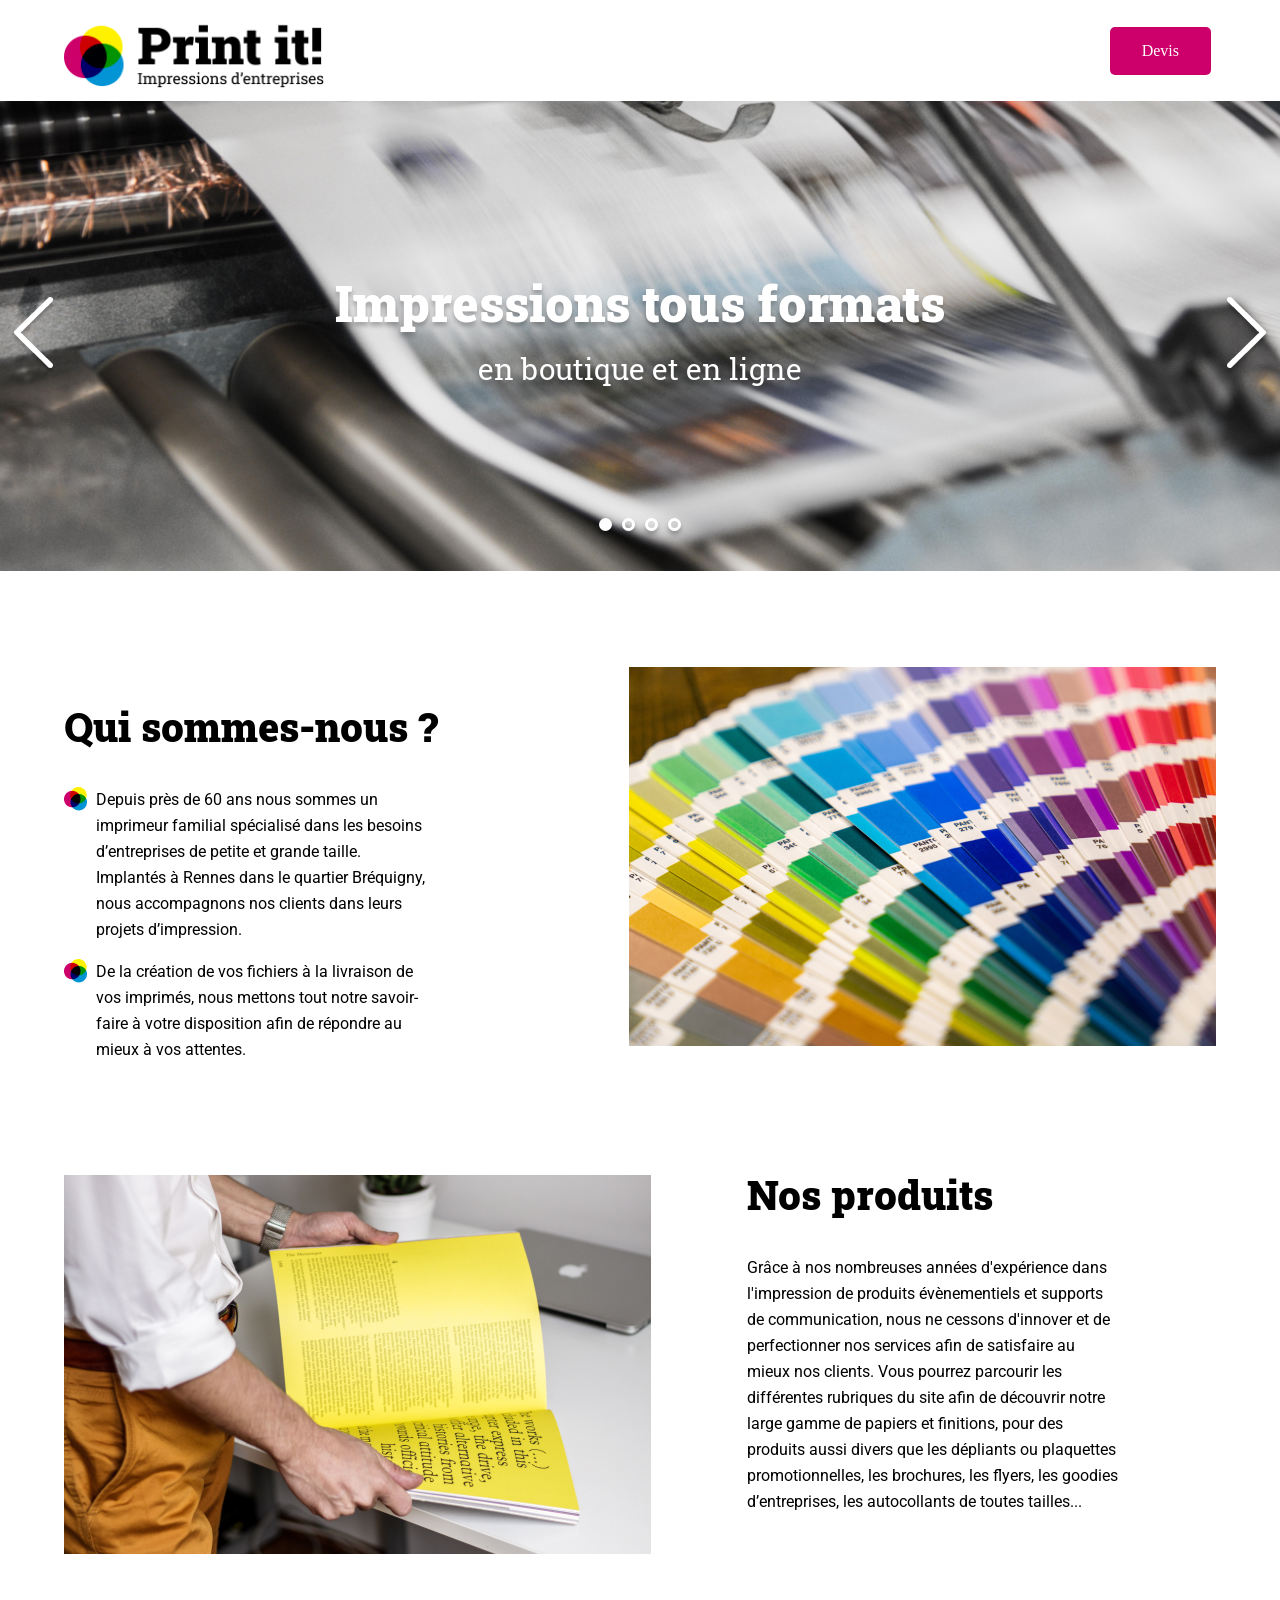
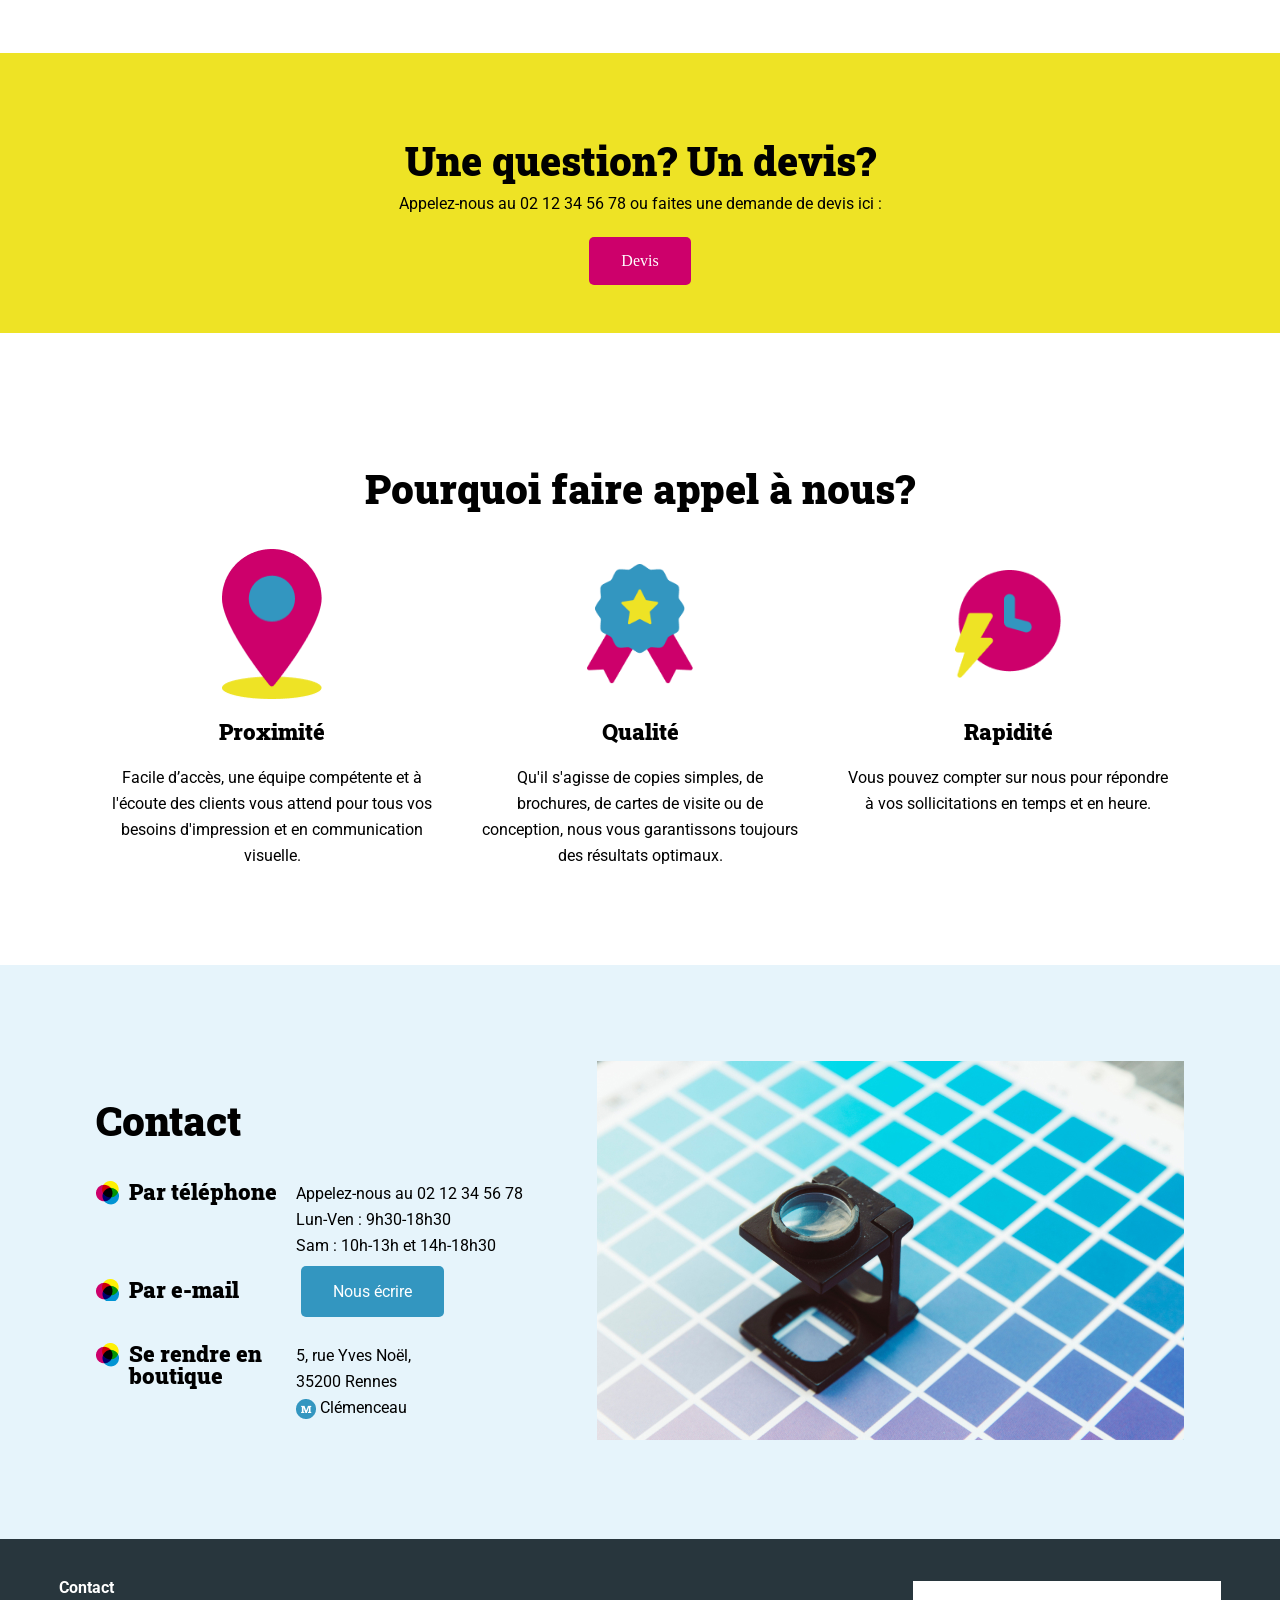
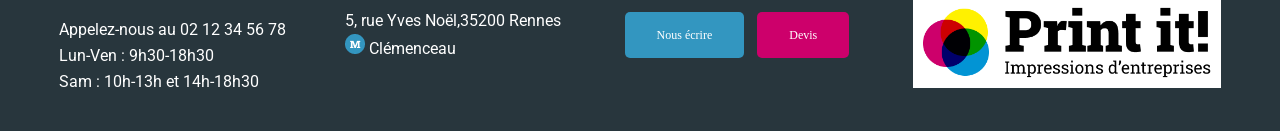
<file: Print-it-JS-main-main/index.html>
<!DOCTYPE html>
<html lang="fr">
  <head>
    <meta charset="UTF-8" />
    <meta name="viewport" content="width=device-width, initial-scale=1.0" />
    <title>Print it ! - Impressions d'entreprise</title>
    <link rel="stylesheet" href="./assets/style.css" />
    <link rel="preconnect" href="https://fonts.googleapis.com" />
    <link rel="preconnect" href="https://fonts.gstatic.com" crossorigin />
    <link
      href="https://fonts.googleapis.com/css2?family=Roboto:wght@400;700&family=Roboto+Slab:wght@400;900&display=swap"
      rel="stylesheet"
    />
  </head>
  <body>
    <header class="container">
      <h1>
        <img
          class="logo"
          src="./assets/images/logo.png"
          alt="Print it ! Impressions d'entreprises"
        />
      </h1>
      <a class="btn devis" href="mailto:contact@print-it.tld">Devis</a>
    </header>
    <main>
      <div id="banner">
        <img
          class="arrow arrow_left"
          src="./assets/images/arrow_left.png"
          alt="arrow_left"
        />
        <img
          class="arrow arrow_right"
          src="./assets/images/arrow_right.png"
          alt="arrow_right"
        />
        <img
          class="banner-img"
          src="./assets/images/slideshow/slide1.jpg"
          alt="Banner Print-it"
          id="slide"
        />
        <p id="tagLine">
          Impressions tous formats <span>en boutique et en ligne</span>
        </p>
        <div class="dots">
          <div class="dot dot_selected"></div>
          <div class="dot"></div>
          <div class="dot"></div>
          <div class="dot"></div>
        </div>
      </div>
      <section id="about-us" class="container">
        <div>
          <h2>Qui sommes-nous ?</h2>
          <ul>
            <li>
              Depuis près de 60 ans nous sommes un imprimeur familial spécialisé
              dans les besoins d’entreprises de petite et grande taille.
              Implantés à Rennes dans le quartier Bréquigny, nous accompagnons
              nos clients dans leurs projets d’impression.
            </li>
            <li>
              De la création de vos fichiers à la livraison de vos imprimés,
              nous mettons tout notre savoir-faire à votre disposition afin de
              répondre au mieux à vos attentes.
            </li>
          </ul>
        </div>
        <aside>
          <img src="./assets/images/colors.jpg" alt="palette multicolore" />
        </aside>
      </section>
      <section id="products" class="container">
        <div>
          <h2>Nos produits</h2>
          <p>
            Grâce à nos nombreuses années d'expérience dans l'impression de
            produits évènementiels et supports de communication, nous ne cessons
            d'innover et de perfectionner nos services afin de satisfaire au
            mieux nos clients. Vous pourrez parcourir les différentes rubriques
            du site afin de découvrir notre large gamme de papiers et finitions,
            pour des produits aussi divers que les dépliants ou plaquettes
            promotionnelles, les brochures, les flyers, les goodies
            d’entreprises, les autocollants de toutes tailles...
          </p>
        </div>
        <aside>
          <img
            src="./assets/images/yellow-book.jpg"
            alt="Imprimeur avec un livre jaune dans les mains"
          />
        </aside>
      </section>
      <section id="question" class="bg-yellow">
        <h2>Une question? Un devis?</h2>
        <p>
          Appelez-nous au 02 12 34 56 78 ou faites une demande de devis ici :
        </p>
        <a href="mailto:contact@print-it.tld" class="btn devis">Devis</a>
      </section>
      <section id="why-us" class="container">
        <h2>Pourquoi faire appel à nous?</h2>
        <div>
          <article>
            <img
              src="./assets/images/proximity-icon.png"
              alt="Icone Proximité"
            />
            <h3>Proximité</h3>
            <p>
              Facile d’accès, une équipe compétente et à l'écoute des clients
              vous attend pour tous vos besoins d'impression et en communication
              visuelle.
            </p>
          </article>
          <article>
            <img src="./assets/images/quality-icon.png" alt="Icone Qualité" />
            <h3>Qualité</h3>
            <p>
              Qu'il s'agisse de copies simples, de brochures, de cartes de
              visite ou de conception, nous vous garantissons toujours des
              résultats optimaux.
            </p>
          </article>
          <article>
            <img src="./assets/images/speedy-icon.png" alt="Rapidité Qualité" />
            <h3>Rapidité</h3>
            <p>
              Vous pouvez compter sur nous pour répondre à vos sollicitations en
              temps et en heure.
            </p>
          </article>
        </div>
      </section>
      <section id="contact" class="bg-lightblue">
        <div class="container">
          <div>
            <h2>Contact</h2>
            <div>
              <h3>Par téléphone</h3>
              <ul>
                <li>Appelez-nous au 02 12 34 56 78</li>
                <li>Lun-Ven : 9h30-18h30</li>
                <li>Sam : 10h-13h et 14h-18h30</li>
              </ul>
            </div>
            <div>
              <h3>Par e-mail</h3>
              <p>
                <a href="mailto:contact@print-it.tld" class="btn"
                  >Nous écrire</a
                >
              </p>
            </div>
            <div>
              <h3>Se rendre en boutique</h3>
              <p>
                5, rue Yves Noël,<br />
                35200 Rennes<br />
                <img
                  class="inline-icon"
                  src="./assets/images/metro.png"
                  alt="metro"
                />
                Clémenceau
              </p>
            </div>
          </div>
          <div>
            <img
              src="./assets/images/magnifying-glass.jpg"
              alt="Loupe avec palette bleue"
            />
          </div>
        </div>
      </section>
    </main>
    <footer>
      <div>
        <p class="footer-contact">Contact</p>
        <ul>
          <li>Appelez-nous au 02 12 34 56 78</li>
          <li>Lun-Ven : 9h30-18h30</li>
          <li>Sam : 10h-13h et 14h-18h30</li>
        </ul>
      </div>
      <div>
        <p>
          5, rue Yves Noël,35200 Rennes<br />
          <img src="./assets/images/metro.png" alt="metro" /> Clémenceau
        </p>
      </div>
      <div>
        <a href="mailto:contact@print-it.tld" class="btn">Nous écrire</a>
        <a
          href="mailto:contact@print-it.tld?subject=Demande&nbsp;de&nbsp;devis"
          class="btn devis"
          >Devis</a
        >
      </div>
      <div>
        <img
          class="footer-logo"
          src="./assets/images/logo.png"
          alt="Print it ! Impressions d'entreprises"
        />
      </div>
    </footer>
    <script src="./assets/script.js"></script>
  </body>
</html>
</file>
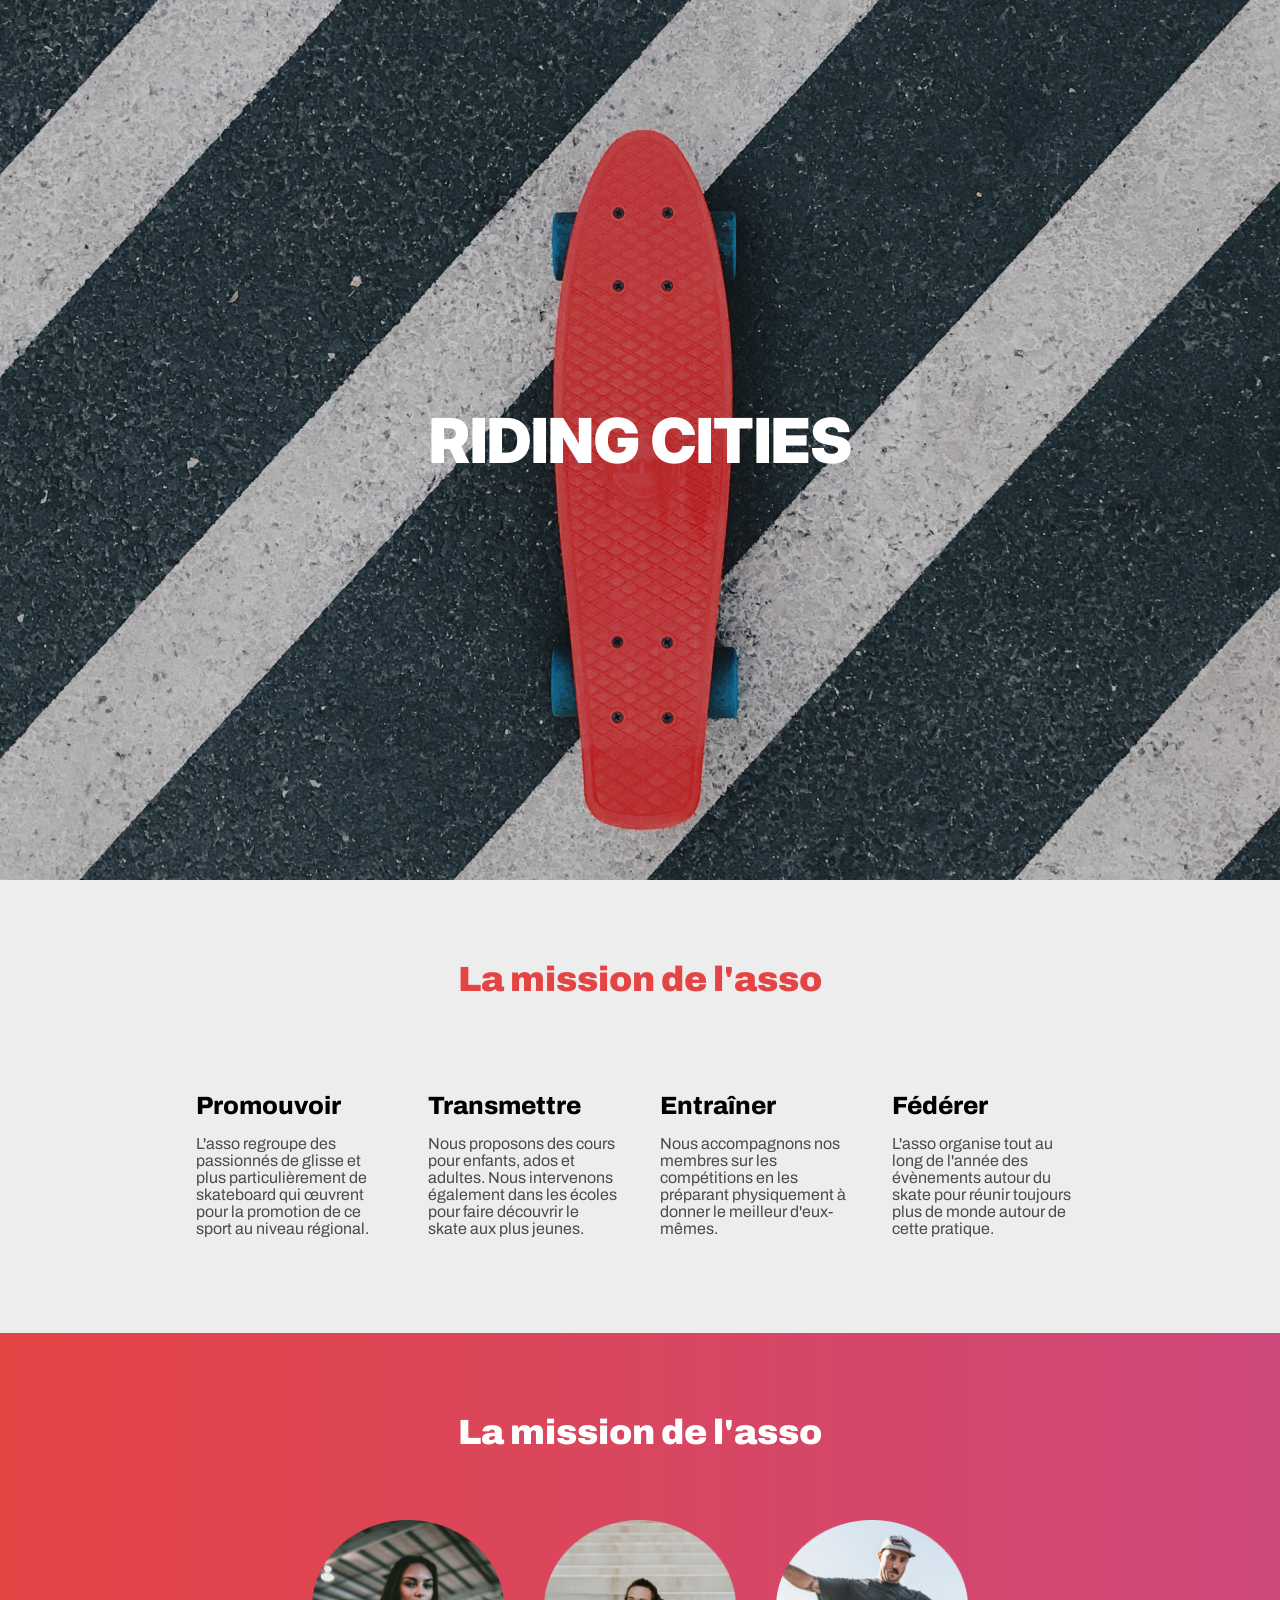
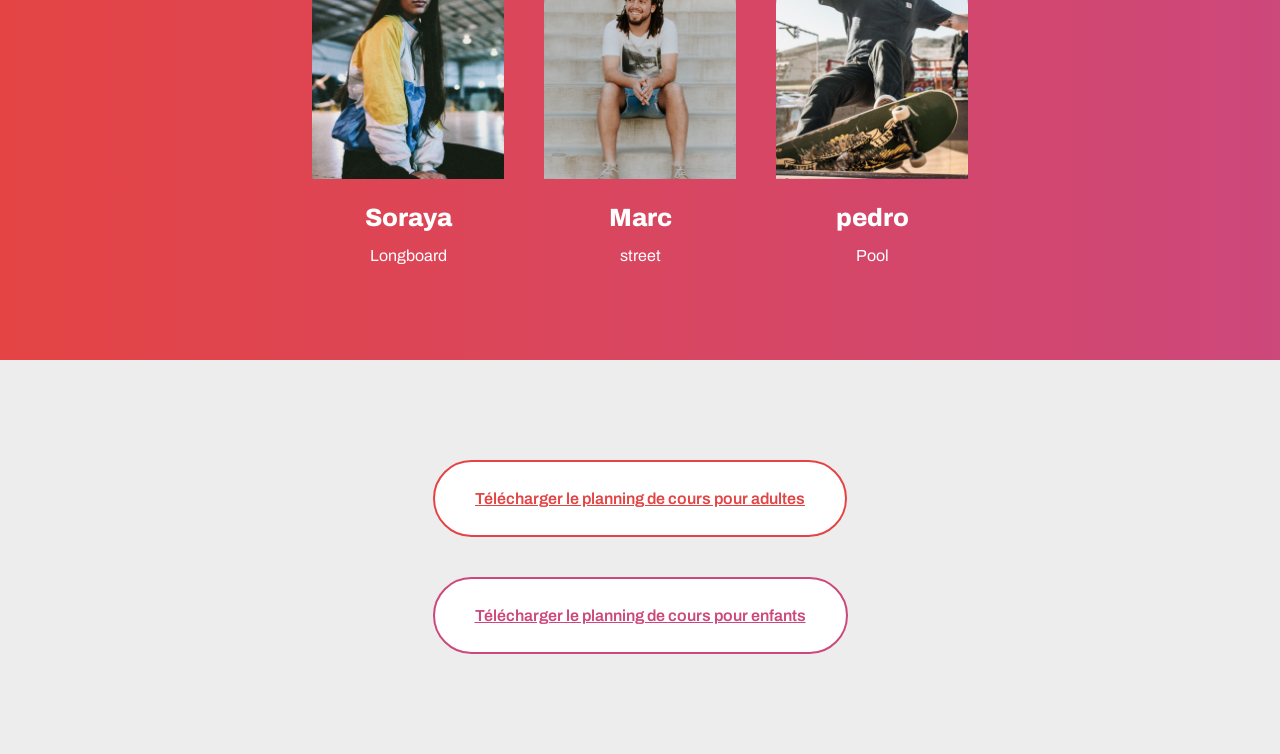
<file: Riding-main/index.html>
<!DOCTYPE html>
<html lang="fr">

<head>
	<meta charset="utf-8">
	<meta name="viewport" content="width=device-width, initial-scale=1">
	<link rel="stylesheet" type="text/css" href="css/style.css">
	<link rel="preconnect" href="https://fonts.googleapis.com">
	<link rel="preconnect" href="https://fonts.gstatic.com" crossorigin>
	<link
		href="https://fonts.googleapis.com/css2?family=Archivo:wght@400;500;600;800;900&family=Inter:wght@900&display=swap"
		rel="stylesheet">
	<title>Riding Cities</title>
</head>

<body>
	<div class="container">
		<header>
			<img src="images/header.png" alt="skateboard sur un sol goudronné">
			<div class="headerTextContent">
				<h1>RIDING CITIES</h1>
			</div>
		</header>
		<main>
			<div class="sectionLightGreyBackground">
				<section>
					<h2>La mission de l'asso</h2>
					<div class="directionRow">
						<article>
							<h3>Promouvoir</h3>
							<p>L'asso regroupe des passionnés de glisse et plus particulièrement de skateboard qui
								œuvrent pour la promotion de ce sport au niveau régional.</p>
						</article>
						<article>
							<h3>Transmettre</h3>
							<p>Nous proposons des cours pour enfants, ados et adultes. Nous intervenons également dans
								les écoles pour faire découvrir le skate aux plus jeunes.</p>
						</article>
						<article>
							<h3>Entraîner</h3>
							<p>Nous accompagnons nos membres sur les compétitions en les préparant physiquement à donner
								le meilleur d'eux-mêmes.</p>
						</article>
						<article>
							<h3>Fédérer</h3>
							<p>L'asso organise tout au long de l'année des évènements autour du skate pour réunir
								toujours plus de monde autour de cette pratique.</p>
						</article>
					</div>
				</section>
			</div>
			
			<div class="sectionLinearGradientBackground">
				<section>
					<div class="whiteContentSection">
						<div class="textCenter">
							<h2>La mission de l'asso</h2>
							<div class="directionRow">
								<article>
									<img src="images/soraya.png" alt="photo de soraya">
									<h3>Soraya</h3>
									<p>Longboard</p>
								</article>
								<article>
									<img src="images/marc.png" alt="photo de marc">
									<h3>Marc</h3>
									<p>street</p>
								</article>
								<article>
									<img src="images/pedro.png" alt="photo de pedro">
									<h3>pedro</h3>
									<p>Pool</p>
								</article>
							</div>
						</div>
					</div>
				</section>
			</div>

			<div class="sectionLightGreyBackground">
				<section>
					<div class="directionColumn ">
						<div class="buttonMainColor">
							<div class="button">
								<div class="buttonRounded">
									<div class="buttonHighlight">
										<a class="buttonMainColor" href="documents/planning-adultes.pdf">Télécharger le
											planning de cours pour adultes</a>
									</div>
								</div>
							</div>
						</div>
						<div class="buttonSecondColor">
							<div class="button">
								<div class="buttonRounded">
									<div class="buttonHighlight">
										<a class="buttonSecondColor" href="documents/planning-enfants.pdf">Télécharger
											le planning de cours pour enfants</a>
									</div>
								</div>
							</div>
						</div>
					</div>
				</section>
			</div>
		</main>
	</div>
</body>

</html>
</file>
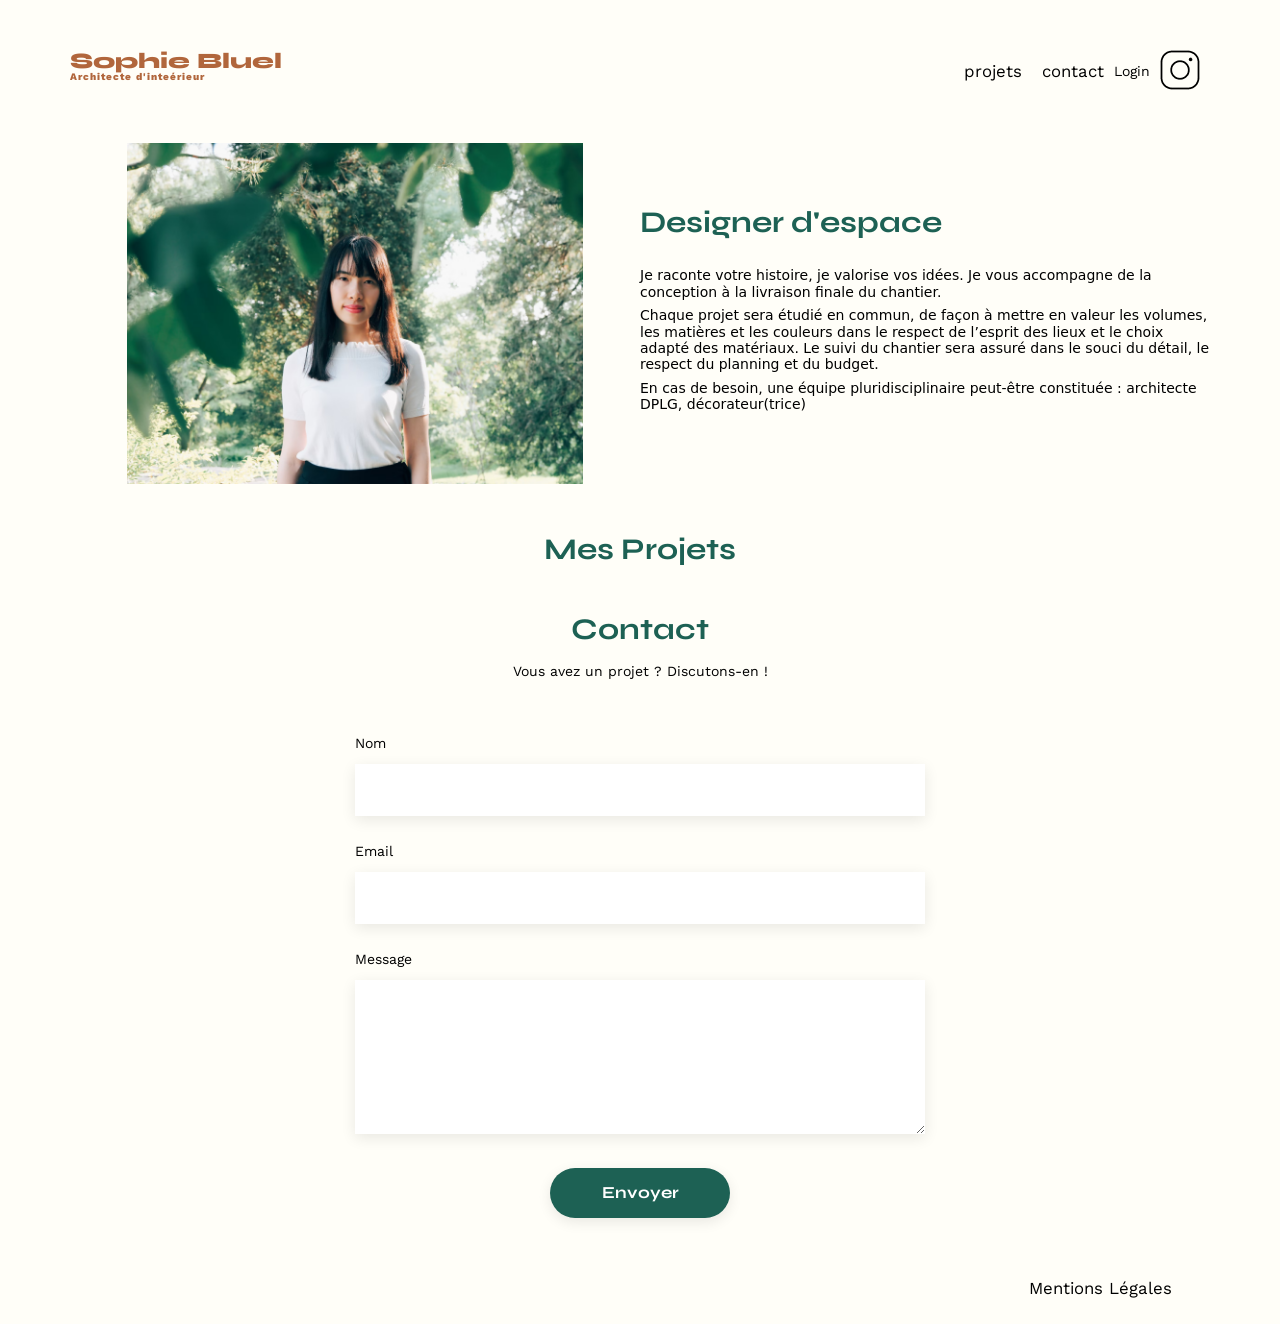
<file: Sophie-bluel-main/FrontEnd/index.html>
<!DOCTYPE html>
<html lang="fr">
  <head>
    <meta charset="UTF-8" />
    <title>Sophie Bluel - Architecte d'intérieur</title>
    <meta name="viewport" content="width=device-width, initial-scale=1.0" />
    <link rel="preconnect" href="https://fonts.googleapis.com" />
    <link rel="preconnect" href="https://fonts.gstatic.com" crossorigin />
    <link
      rel="stylesheet"
      href="https://cdnjs.cloudflare.com/ajax/libs/font-awesome/6.2.1/css/all.min.css"
      integrity="sha512-MV7K8+y+gLIBoVD59lQIYicR65iaqukzvf/nwasF0nqhPay5w/9lJmVM2hMDcnK1OnMGCdVK+iQrJ7lzPJQd1w=="
      crossorigin="anonymous"
      referrerpolicy="no-referrer"
    />
    <link
      href="https://fonts.googleapis.com/css2?family=Syne:wght@700;800&family=Work+Sans&display=swap"
      rel="stylesheet"
    />
    <meta name="description" content="" />
    <link rel="stylesheet" href="./assets/style.css" />
    <link rel="stylesheet" href="./assets/accueil.css" />
  </head>
  <body>
    <!-- black Bar -->
    <div class="black-Bar hidden admin-element">
      <button class="btnblack-bar">
        <i class="fa-regular fa-pen-to-square"></i>
        Mode édition
      </button>
      <button class="second-btnblack-bar">Publier les changements</button>
    </div>

    <header>
      <h1>Sophie Bluel <span>Architecte d'inteérieur</span></h1>
      <nav>
        <ul>
          <li>projets</li>
          <li>contact</li>
          <a href="./login.html" id="login-link">
            <li>login</li>
          </a>
          <li><img src="./assets/icons/instagram.png" alt="Instagram" /></li>
        </ul>
      </nav>
    </header>
    <main>
      <section id="introduction">
        <figure>
          <img src="./assets/images/sophie-bluel.png" alt="" />
        </figure>
        <article class="introduction">
          <h2>Designer d'espace</h2>
          <p>
            Je raconte votre histoire, je valorise vos idées. Je vous accompagne
            de la conception à la livraison finale du chantier.
          </p>
          <p>
            Chaque projet sera étudié en commun, de façon à mettre en valeur les
            volumes, les matières et les couleurs dans le respect de l’esprit
            des lieux et le choix adapté des matériaux. Le suivi du chantier
            sera assuré dans le souci du détail, le respect du planning et du
            budget.
          </p>
          <p>
            En cas de besoin, une équipe pluridisciplinaire peut-être constituée
            : architecte DPLG, décorateur(trice)
          </p>
        </article>
      </section>

      <section>
        <div class="container">
          <div class="title-modal-button">
            <h2>Mes Projets</h2>
            <button class="modal-btn-title hidden admin-element">
              <i class="fa-regular fa-pen-to-square"></i>modifier
            </button>
          </div>
          <div class="container-onglets"></div>

          <div class="gallery"></div>
        </div>
      </section>
      <section id="contact">
        <h2>Contact</h2>
        <p>Vous avez un projet ? Discutons-en !</p>
        <form action="#" method="post">
          <label for="name">Nom</label>
          <input type="text" name="name" id="name" />
          <label for="email">Email</label>
          <input type="email" name="email" id="email" />
          <label for="message">Message</label>
          <textarea name="message" id="message" cols="30" rows="10"></textarea>
          <input type="submit" value="Envoyer" />
        </form>
      </section>

      <div class="modal-container hidden modal-main">
        <div class="modal-main__content">
          <div class="modal">
            <button class="close-modal modal-trigger2">X</button>
            <h2>Galerie photo</h2>
            <div class="modal-img-container"></div>
            <div class="btn-modal">
              <div class="line-main"></div>
              <button class="add-picture modal-trigger">
                Ajouter une photo
              </button>
            </div>
          </div>
        </div>
      </div>

      <div class="modal-container hidden modal-add">
        <div class="modal-add__content">
          <div class="modal">
            <button class="back-modal">
              <i class="back fa-solid fa-arrow-left fa-xl"></i>
            </button>
            <button class="close-modal modal-trigger2">X</button>
            <h2>Ajout photo</h2>
            <div class="modal-img-preview">
              <img
                src="./assets/icons/placeholder.svg"
                alt="placeholder"
                class="placeholder"
              />
              <button class="add-picture">+ Ajouter photo</button>
              <input type="file" class="img-selected" />
              <p id="disappears-balise">jpg, png : 4mo max</p>
            </div>

            <form id="add-project-form">
              <div class="title-modal">
                <label for="title">Titre</label>
                <input type="text" name="title" id="title" />
              </div>
              <div class="categorie-modal">
                <label for="categorie">Catégorie</label>
                <select name="category" id="categorie">
                  <option value="none"></option>
                </select>
              </div>
              <div class="line"></div>
              <p class="error-message"></p>
              <div class="btn-valide">
                <input type="submit" value="Valider" id="modal-valider" />
              </div>
            </form>
          </div>
        </div>
      </div>
    </main>
    <footer>
      <nav>
        <ul>
          <li>Mentions Légales</li>
        </ul>
      </nav>
    </footer>
    <script type="text/javascript" src="./assets/js/accueil.js"></script>
    <script
      await
      defer
      type="text/javascript"
      src="./assets/js/modal.js"
    ></script>
  </body>
</html>
</file>
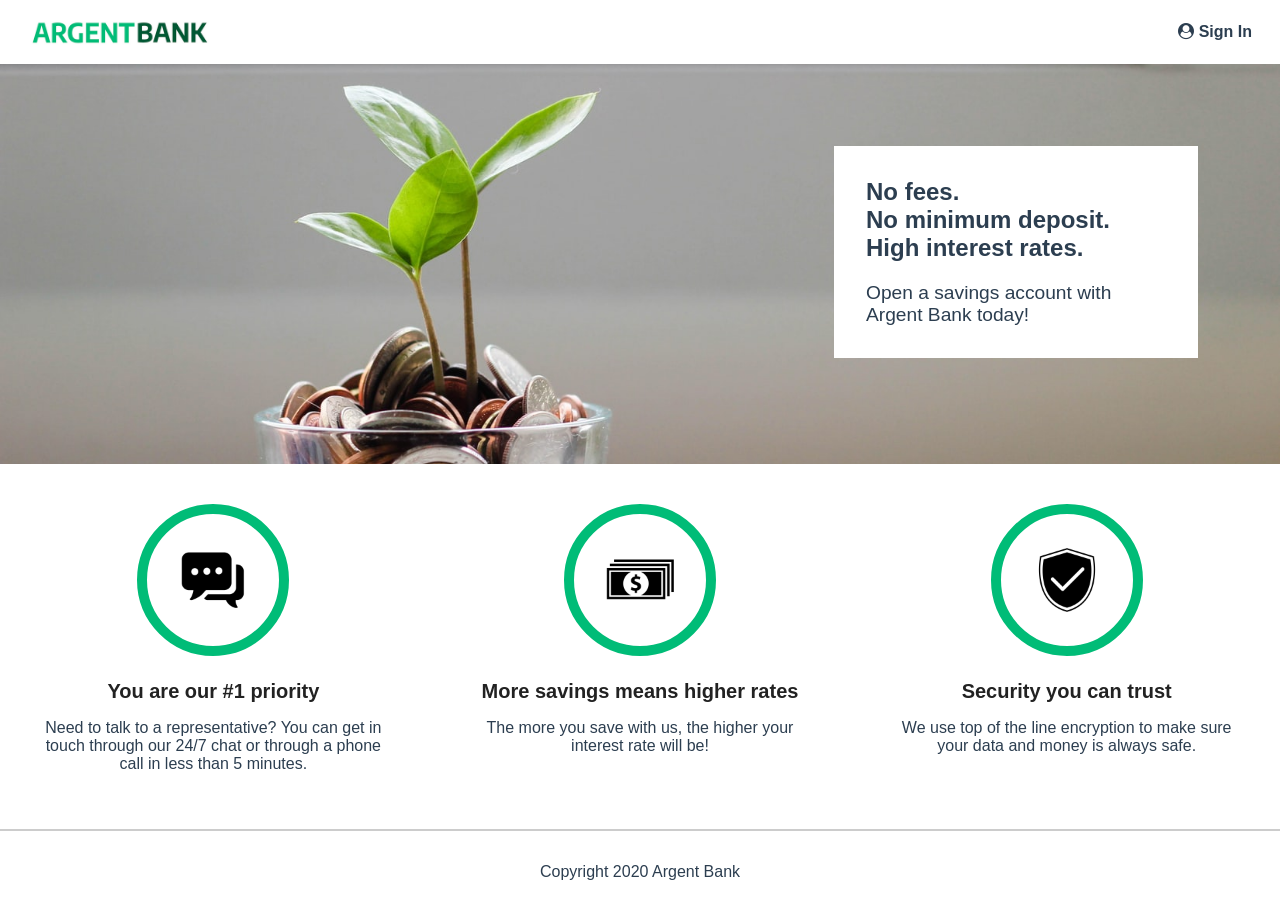
<file: ArgentBank-website-main/Back-end/designs/index.html>
<!DOCTYPE html>
<html lang="en">
  <head>
    <meta charset="UTF-8" />
    <meta name="viewport" content="width=device-width, initial-scale=1.0" />
    <title>Argent Bank - Home Page</title>
    <link rel="stylesheet" href="./css/main.css" />
    <link
      rel="stylesheet"
      href="https://stackpath.bootstrapcdn.com/font-awesome/4.7.0/css/font-awesome.min.css"
    />
  </head>
  <body>
    <nav class="main-nav">
      <a class="main-nav-logo" href="./index.html">
        <img
          class="main-nav-logo-image"
          src="./img/argentBankLogo.png"
          alt="Argent Bank Logo"
        />
        <h1 class="sr-only">Argent Bank</h1>
      </a>
      <div>
        <a class="main-nav-item" href="./sign-in.html">
          <i class="fa fa-user-circle"></i>
          Sign In
        </a>
      </div>
    </nav>
    <main>
      <div class="hero">
        <section class="hero-content">
          <h2 class="sr-only">Promoted Content</h2>
          <p class="subtitle">No fees.</p>
          <p class="subtitle">No minimum deposit.</p>
          <p class="subtitle">High interest rates.</p>
          <p class="text">Open a savings account with Argent Bank today!</p>
        </section>
      </div>
      <section class="features">
        <h2 class="sr-only">Features</h2>
        <div class="feature-item">
          <img src="./img/icon-chat.png" alt="Chat Icon" class="feature-icon" />
          <h3 class="feature-item-title">You are our #1 priority</h3>
          <p>
            Need to talk to a representative? You can get in touch through our
            24/7 chat or through a phone call in less than 5 minutes.
          </p>
        </div>
        <div class="feature-item">
          <img
            src="./img/icon-money.png"
            alt="Chat Icon"
            class="feature-icon"
          />
          <h3 class="feature-item-title">More savings means higher rates</h3>
          <p>
            The more you save with us, the higher your interest rate will be!
          </p>
        </div>
        <div class="feature-item">
          <img
            src="./img/icon-security.png"
            alt="Chat Icon"
            class="feature-icon"
          />
          <h3 class="feature-item-title">Security you can trust</h3>
          <p>
            We use top of the line encryption to make sure your data and money
            is always safe.
          </p>
        </div>
      </section>
    </main>
    <footer class="footer">
      <p class="footer-text">Copyright 2020 Argent Bank</p>
    </footer>
  </body>
</html>
</file>
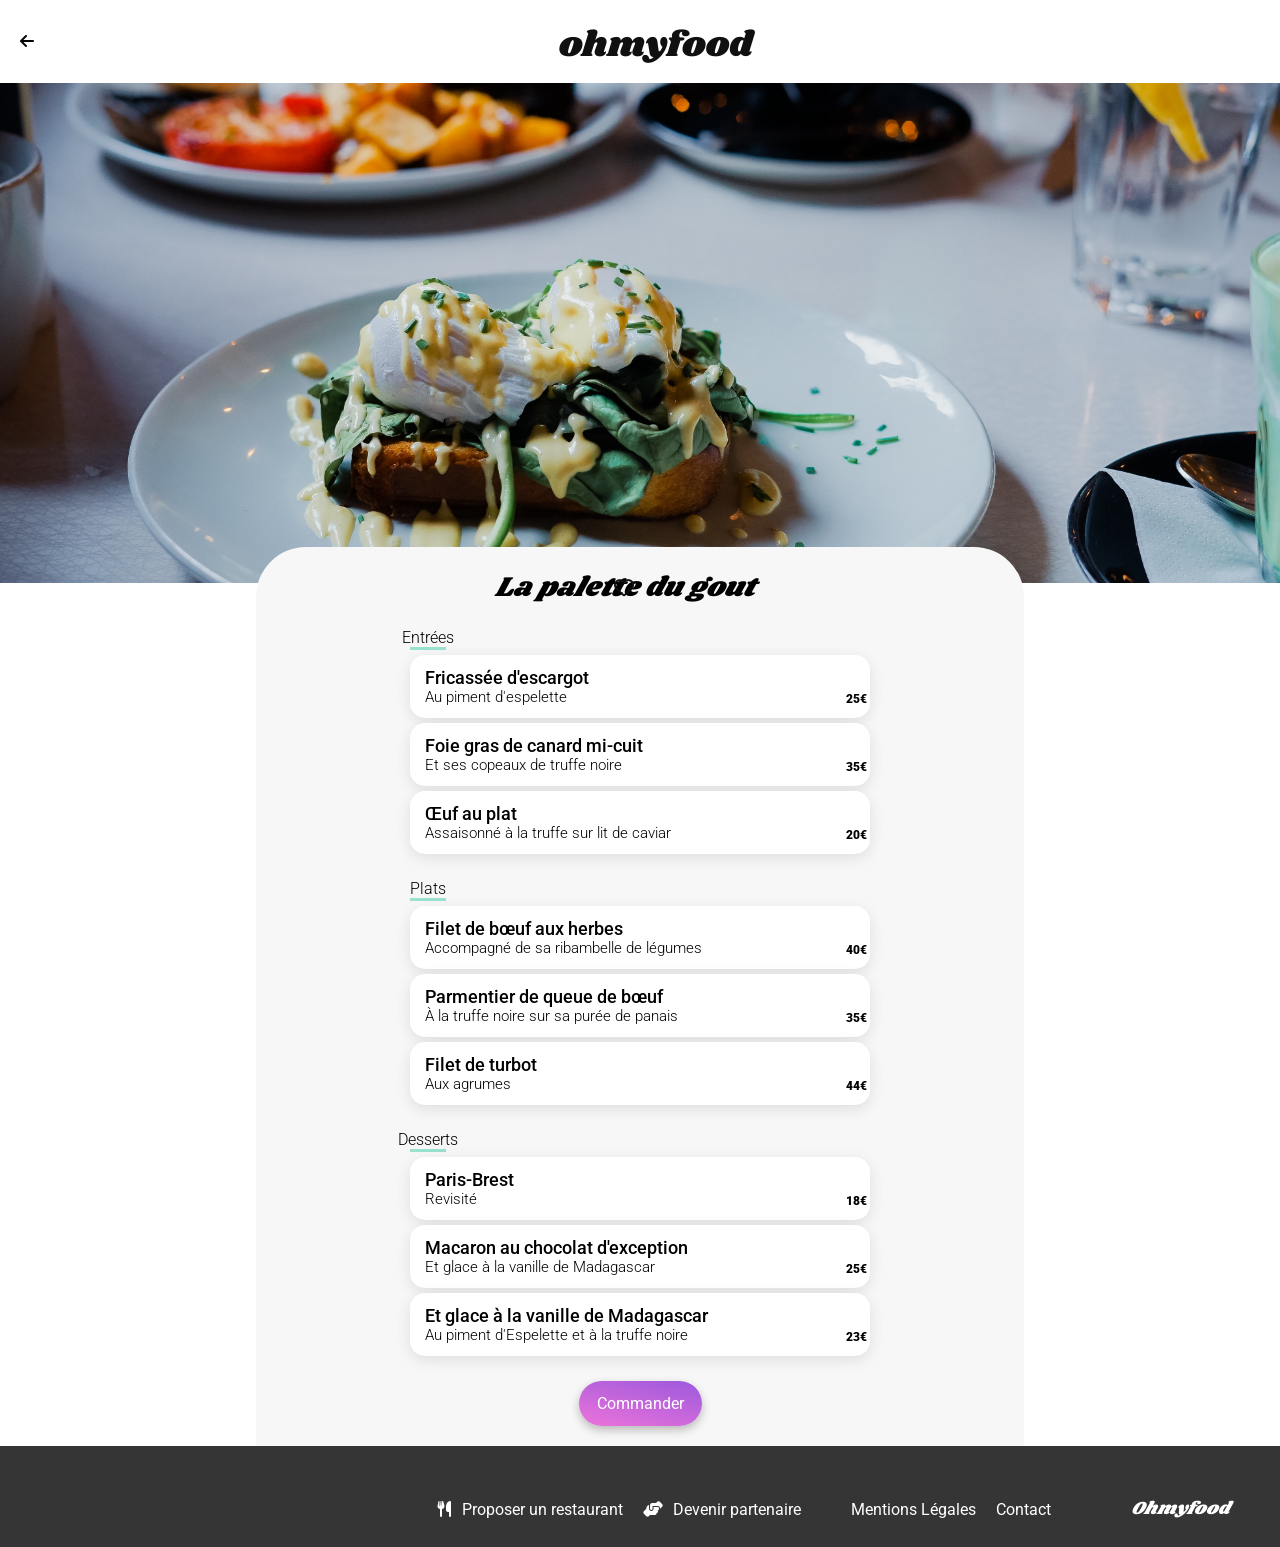
<file: Ohmyfood-main/Pages-restaurants/A_La_Française.html>
<!DOCTYPE html>
<html>
  <head>
    <meta charset="UTF-8" />
    <meta name="viewport" content="width=device-width, initial-scale=1.0" />
    <title>ohmyfood</title>
    <link rel="stylesheet" href="./../css/style-menu.css" />
    <link
      rel="stylesheet"
      href="https://cdnjs.cloudflare.com/ajax/libs/font-awesome/6.2.1/css/all.min.css"
      integrity="sha512-MV7K8+y+gLIBoVD59lQIYicR65iaqukzvf/nwasF0nqhPay5w/9lJmVM2hMDcnK1OnMGCdVK+iQrJ7lzPJQd1w=="
      crossorigin="anonymous"
      referrerpolicy="no-referrer"
    />
    <link rel="preconnect" href="https://fonts.googleapis.com" />
    <link rel="preconnect" href="https://fonts.gstatic.com" crossorigin />
    <link
      href="https://fonts.googleapis.com/css2?family=Roboto:wght@300;400;500&family=Shrikhand&display=swap"
      rel="stylesheet"
    />
  </head>

  <body>
    <div class="loader"></div>
    <header>
      <div class="logo">
        <div class="arrow">
          <a href="../index.html"><i class="fa-solid fa-arrow-left"></i></a>
        </div>
        <img src="./../images/logo/ohmyfood.png" alt="logo ohmyfood" />
      </div>
    </header>

    <main>
      <img
        src="./../images/restaurants/toa-heftiba-DQKerTsQwi0-unsplash.jpg"
        alt="background menu"
      />
      <div class="main-container">
        <section>
          <div class="title-menu">
            <h1>La palette du gout</h1>
            <i class="far fa-heart heart__far"></i>
            <i class="fas fa-heart heart__fas"></i>
          </div>
        </section>

        <section class="menu">
          <div class="menu-container">
            <section>
              <h2 class="title-menu">Entrées</h2>
              <article class="menu-card">
                <div class="menu-item">
                  <div class="menu-description">
                    <h3>Fricassée d'escargot</h3>
                    <p>Au piment d'espelette</p>
                  </div>
                  <div class="container-check">
                    <p class="item-price">25€</p>
                    <div class="item-check">
                      <i class="fa-solid fa-check"></i>
                    </div>
                  </div>
                </div>
              </article>

              <article class="menu-card">
                <div class="menu-item">
                  <div class="menu-description">
                    <h3>Foie gras de canard mi-cuit</h3>
                    <p>Et ses copeaux de truffe noire</p>
                  </div>
                  <div class="container-check">
                    <p class="item-price">35€</p>
                    <div class="item-check">
                      <i class="fa-solid fa-check"></i>
                    </div>
                  </div>
                </div>
              </article>

              <article class="menu-card">
                <div class="menu-item">
                  <div class="menu-description">
                    <h3>Œuf au plat</h3>
                    <p>Assaisonné à la truffe sur lit de caviar</p>
                  </div>
                  <div class="container-check">
                    <p class="item-price">20€</p>
                    <div class="item-check">
                      <i class="fa-solid fa-check"></i>
                    </div>
                  </div>
                </div>
              </article>
            </section>

            <section>
              <h2 class="title-menu">Plats</h2>
              <article class="menu-card">
                <div class="menu-item">
                  <div class="menu-description">
                    <h3>Filet de bœuf aux herbes</h3>
                    <p>Accompagné de sa ribambelle de légumes</p>
                  </div>
                  <div class="container-check">
                    <p class="item-price">40€</p>
                    <div class="item-check">
                      <i class="fa-solid fa-check"></i>
                    </div>
                  </div>
                </div>
              </article>

              <article class="menu-card">
                <div class="menu-item">
                  <div class="menu-description">
                    <h3>Parmentier de queue de bœuf</h3>
                    <p>À la truffe noire sur sa purée de panais</p>
                  </div>
                  <div class="container-check">
                    <p class="item-price">35€</p>
                    <div class="item-check">
                      <i class="fa-solid fa-check"></i>
                    </div>
                  </div>
                </div>
              </article>

              <article class="menu-card">
                <div class="menu-item">
                  <div class="menu-description">
                    <h3>Filet de turbot</h3>
                    <p>Aux agrumes</p>
                  </div>
                  <div class="container-check">
                    <p class="item-price">44€</p>
                    <div class="item-check">
                      <i class="fa-solid fa-check"></i>
                    </div>
                  </div>
                </div>
              </article>
            </section>

            <section>
              <h2 class="title-menu">Desserts</h2>
              <article class="menu-card">
                <div class="menu-item">
                  <div class="menu-description">
                    <h3>Paris-Brest</h3>
                    <p>Revisité</p>
                  </div>
                  <div class="container-check">
                    <p class="item-price">18€</p>
                    <div class="item-check">
                      <i class="fa-solid fa-check"></i>
                    </div>
                  </div>
                </div>
              </article>

              <article class="menu-card">
                <div class="menu-item">
                  <div class="menu-description">
                    <h3>Macaron au chocolat d'exception</h3>
                    <p>Et glace à la vanille de Madagascar</p>
                  </div>
                  <div class="container-check">
                    <p class="item-price">25€</p>
                    <div class="item-check">
                      <i class="fa-solid fa-check"></i>
                    </div>
                  </div>
                </div>
              </article>

              <article class="menu-card">
                <div class="menu-item">
                  <div class="menu-description">
                    <h3>Et glace à la vanille de Madagascar</h3>
                    <p>Au piment d'Espelette et à la truffe noire</p>
                  </div>
                  <div class="container-check">
                    <p class="item-price">23€</p>
                    <div class="item-check">
                      <i class="fa-solid fa-check"></i>
                    </div>
                  </div>
                </div>
              </article>
            </section>
          </div>
        </section>

        <section>
          <article>
            <div class="btn">
              <button>Commander</button>
            </div>
          </article>
        </section>
      </div>
    </main>

    <footer>
      <div class="container-footer">
        <!-- le mettre a part et faire un displo row reverse pour les autre  -->
        <h4 class="logo-footer">Ohmyfood</h4>
        <ul>
          <li><i class="fa-solid fa-utensils"></i>Proposer un restaurant</li>
          <li><i class="fa-solid fa-handshake-angle"></i>Devenir partenaire</li>
          <li class="footer-espace">Mentions Légales</li>
          <li><a href="mailto: mbengigaddiel@outlook.fr">Contact</a></li>
        </ul>
      </div>
    </footer>
  </body>
</html>
</file>
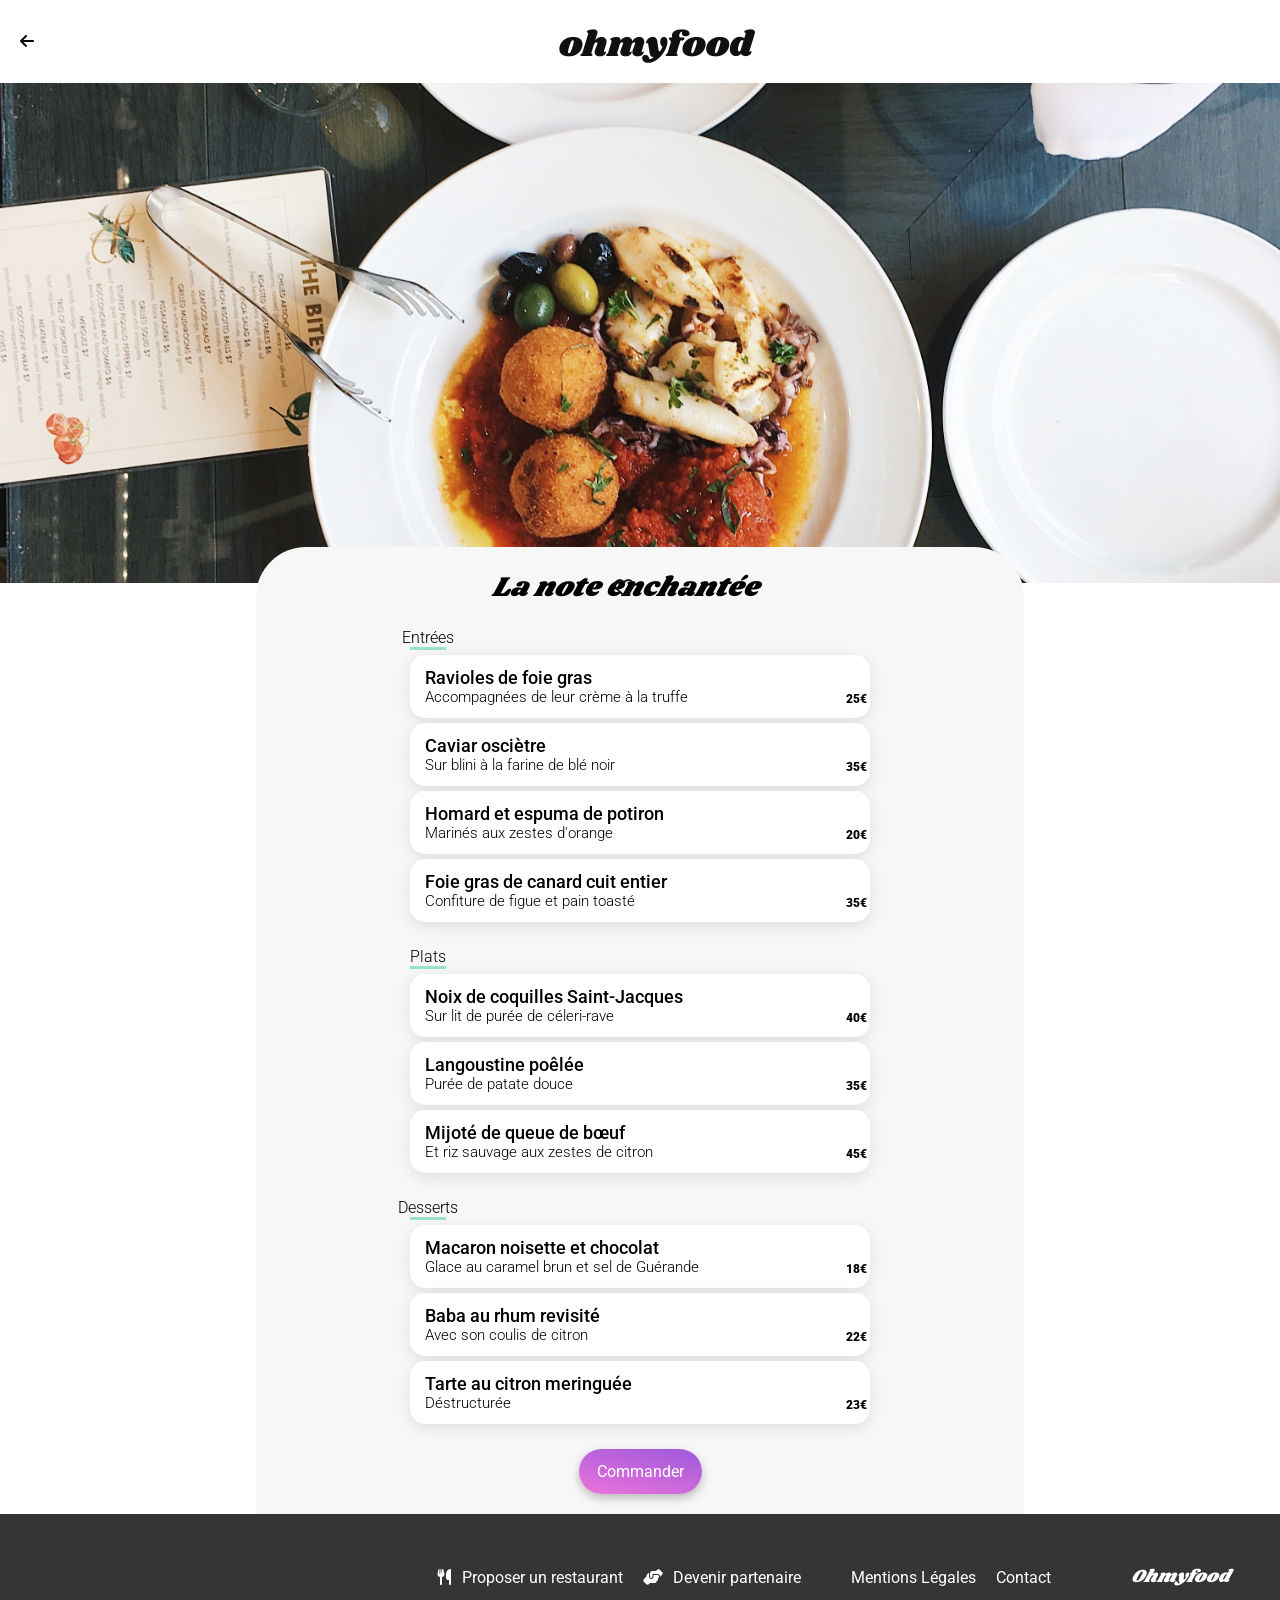
<file: Ohmyfood-main/Pages-restaurants/La_note_enchantée.html>
<!DOCTYPE html>
<html>
  <head>
    <meta charset="UTF-8" />
    <meta name="viewport" content="width=device-width, initial-scale=1.0" />
    <title>ohmyfood</title>
    <link rel="stylesheet" href="./../css/style-menu.css" />
    <link
      rel="stylesheet"
      href="https://cdnjs.cloudflare.com/ajax/libs/font-awesome/6.2.1/css/all.min.css"
      integrity="sha512-MV7K8+y+gLIBoVD59lQIYicR65iaqukzvf/nwasF0nqhPay5w/9lJmVM2hMDcnK1OnMGCdVK+iQrJ7lzPJQd1w=="
      crossorigin="anonymous"
      referrerpolicy="no-referrer"
    />
    <link rel="preconnect" href="https://fonts.googleapis.com" />
    <link rel="preconnect" href="https://fonts.gstatic.com" crossorigin />
    <link
      href="https://fonts.googleapis.com/css2?family=Roboto:wght@300;400;500&family=Shrikhand&display=swap"
      rel="stylesheet"
    />
  </head>

  <body>
    <div class="loader"></div>
    <header>
      <div class="logo">
        <div class="arrow">
          <a href="../index.html"><i class="fa-solid fa-arrow-left"></i></a>
        </div>
        <img src="./../images/logo/ohmyfood.png" alt="logo ohmyfood" />
      </div>
    </header>

    <main>
      <img
        src="./../images/restaurants/stil-u2Lp8tXIcjw-unsplash.jpg"
        alt="background menu"
      />
      <div class="main-container">
        <section>
          <div class="title-menu">
            <h1>La note enchantée</h1>
            <i class="far fa-heart heart__far"></i>
            <i class="fas fa-heart heart__fas"></i>
          </div>
        </section>

        <section class="menu">
          <div class="menu-container">
            <section>
              <h2 class="title-menu">Entrées</h2>
              <article class="menu-card">
                <div class="menu-item">
                  <div class="menu-description">
                    <h3>Ravioles de foie gras</h3>
                    <p>Accompagnées de leur crème à la truffe</p>
                  </div>
                  <div class="container-check">
                    <p class="item-price">25€</p>
                    <div class="item-check">
                      <i class="fa-solid fa-check"></i>
                    </div>
                  </div>
                </div>
              </article>

              <article class="menu-card">
                <div class="menu-item">
                  <div class="menu-description">
                    <h3>Caviar osciètre</h3>
                    <p>Sur blini à la farine de blé noir</p>
                  </div>
                  <div class="container-check">
                    <p class="item-price">35€</p>
                    <div class="item-check">
                      <i class="fa-solid fa-check"></i>
                    </div>
                  </div>
                </div>
              </article>

              <article class="menu-card">
                <div class="menu-item">
                  <div class="menu-description">
                    <h3>Homard et espuma de potiron</h3>
                    <p>Marinés aux zestes d'orange</p>
                  </div>
                  <div class="container-check">
                    <p class="item-price">20€</p>
                    <div class="item-check">
                      <i class="fa-solid fa-check"></i>
                    </div>
                  </div>
                </div>
              </article>

              <article class="menu-card">
                <div class="menu-item">
                  <div class="menu-description">
                    <h3>Foie gras de canard cuit entier</h3>
                    <p>Confiture de figue et pain toasté</p>
                  </div>
                  <div class="container-check">
                    <p class="item-price">35€</p>
                    <div class="item-check">
                      <i class="fa-solid fa-check"></i>
                    </div>
                  </div>
                </div>
              </article>
            </section>

            <section>
              <h2 class="title-menu">Plats</h2>
              <article class="menu-card">
                <div class="menu-item">
                  <div class="menu-description">
                    <h3>Noix de coquilles Saint-Jacques</h3>
                    <p>Sur lit de purée de céleri-rave</p>
                  </div>
                  <div class="container-check">
                    <p class="item-price">40€</p>
                    <div class="item-check">
                      <i class="fa-solid fa-check"></i>
                    </div>
                  </div>
                </div>
              </article>

              <article class="menu-card">
                <div class="menu-item">
                  <div class="menu-description">
                    <h3>Langoustine poêlée</h3>
                    <p>Purée de patate douce</p>
                  </div>
                  <div class="container-check">
                    <p class="item-price">35€</p>
                    <div class="item-check">
                      <i class="fa-solid fa-check"></i>
                    </div>
                  </div>
                </div>
              </article>

              <article class="menu-card">
                <div class="menu-item">
                  <div class="menu-description">
                    <h3>Mijoté de queue de bœuf</h3>
                    <p>Et riz sauvage aux zestes de citron</p>
                  </div>
                  <div class="container-check">
                    <p class="item-price">45€</p>
                    <div class="item-check">
                      <i class="fa-solid fa-check"></i>
                    </div>
                  </div>
                </div>
              </article>
            </section>

            <section>
              <h2 class="title-menu">Desserts</h2>
              <article class="menu-card">
                <div class="menu-item">
                  <div class="menu-description">
                    <h3>Macaron noisette et chocolat</h3>
                    <p>Glace au caramel brun et sel de Guérande</p>
                  </div>
                  <div class="container-check">
                    <p class="item-price">18€</p>
                    <div class="item-check">
                      <i class="fa-solid fa-check"></i>
                    </div>
                  </div>
                </div>
              </article>

              <article class="menu-card">
                <div class="menu-item">
                  <div class="menu-description">
                    <h3>Baba au rhum revisité</h3>
                    <p>Avec son coulis de citron</p>
                  </div>
                  <div class="container-check">
                    <p class="item-price">22€</p>
                    <div class="item-check">
                      <i class="fa-solid fa-check"></i>
                    </div>
                  </div>
                </div>
              </article>

              <article class="menu-card">
                <div class="menu-item">
                  <div class="menu-description">
                    <h3>Tarte au citron meringuée</h3>
                    <p>Déstructurée</p>
                  </div>
                  <div class="container-check">
                    <p class="item-price">23€</p>
                    <div class="item-check">
                      <i class="fa-solid fa-check"></i>
                    </div>
                  </div>
                </div>
              </article>
            </section>
          </div>
        </section>

        <section>
          <article>
            <div class="btn">
              <button>Commander</button>
            </div>
          </article>
        </section>
      </div>
    </main>

    <footer>
      <div class="container-footer">
        <!-- le mettre a part et faire un displo row reverse pour les autre  -->
        <h4 class="logo-footer">Ohmyfood</h4>
        <ul>
          <li><i class="fa-solid fa-utensils"></i>Proposer un restaurant</li>
          <li><i class="fa-solid fa-handshake-angle"></i>Devenir partenaire</li>
          <li class="footer-espace">Mentions Légales</li>
          <li><a href="mailto: mbengigaddiel@outlook.fr">Contact</a></li>
        </ul>
      </div>
    </footer>
  </body>
</html>
</file>
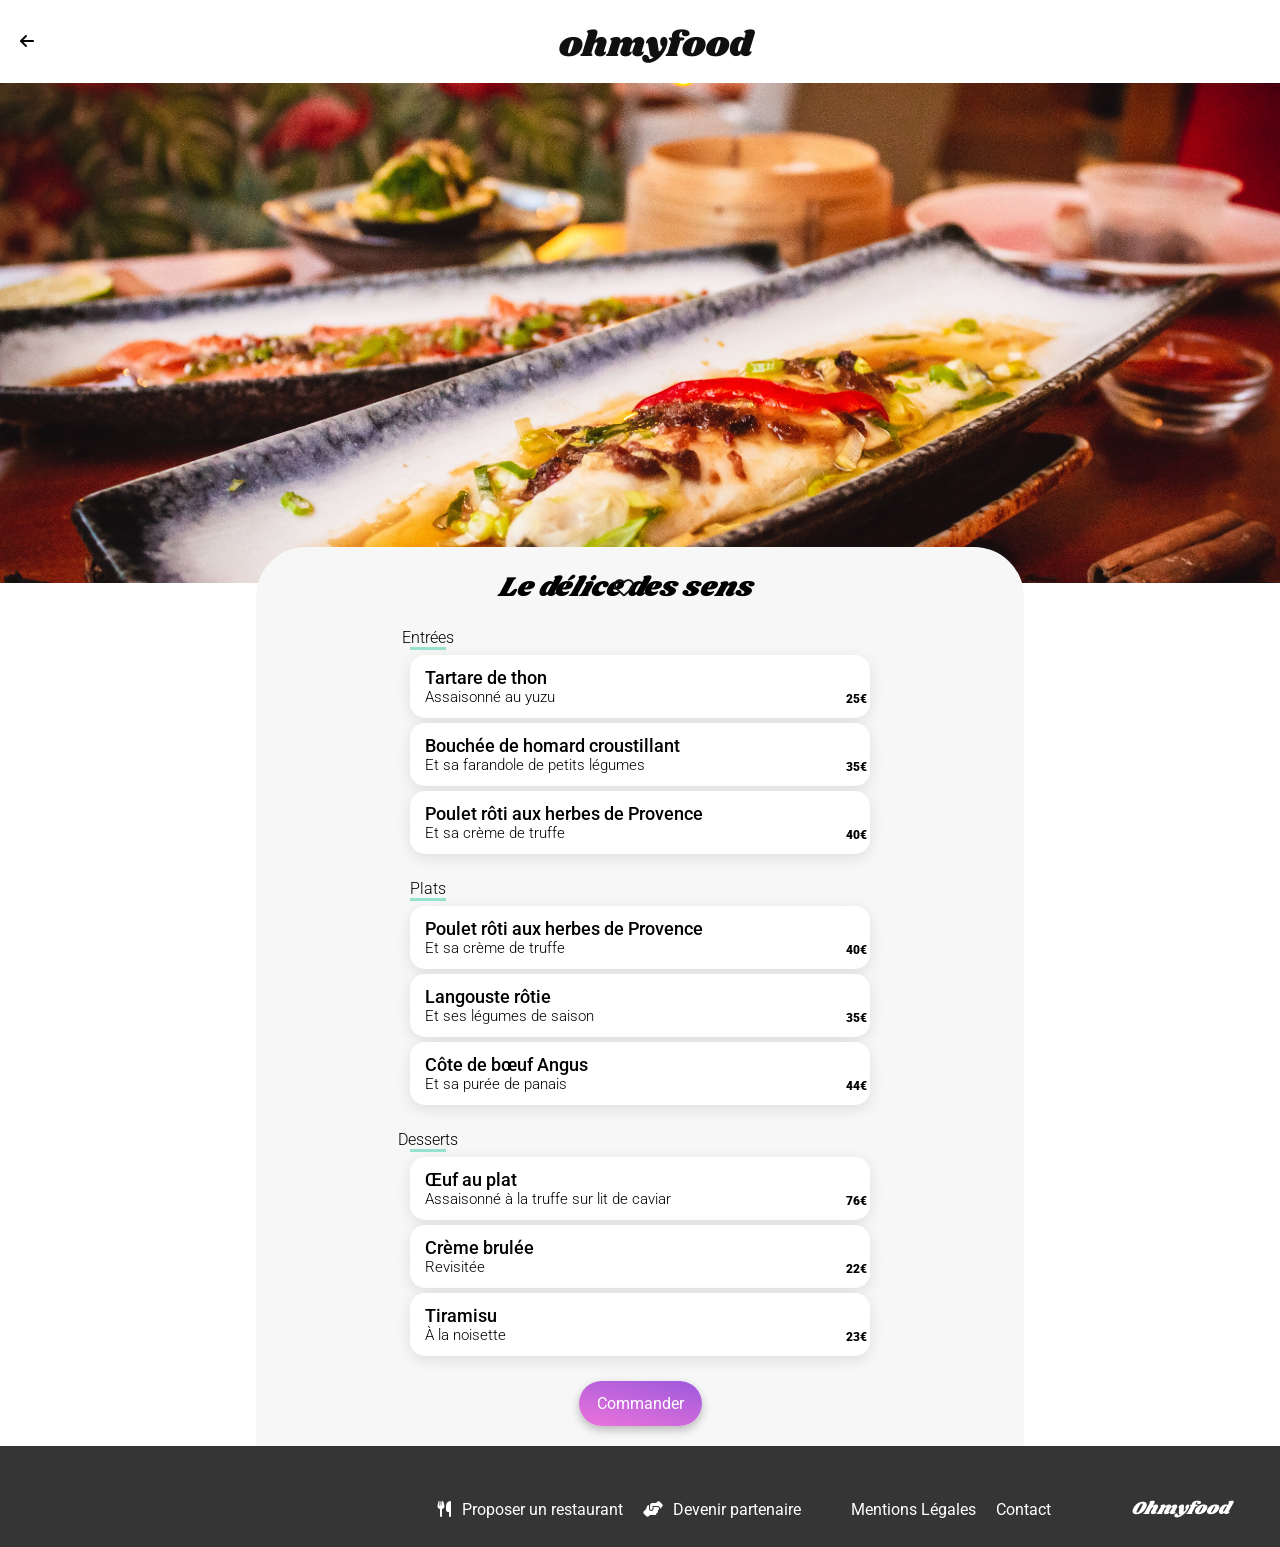
<file: Ohmyfood-main/Pages-restaurants/Le_délice_des_sens.html>
<!DOCTYPE html>
<html>
  <head>
    <meta charset="UTF-8" />
    <meta name="viewport" content="width=device-width, initial-scale=1.0" />
    <title>ohmyfood</title>
    <link rel="stylesheet" href="./../css/style-menu.css" />
    <link
      rel="stylesheet"
      href="https://cdnjs.cloudflare.com/ajax/libs/font-awesome/6.2.1/css/all.min.css"
      integrity="sha512-MV7K8+y+gLIBoVD59lQIYicR65iaqukzvf/nwasF0nqhPay5w/9lJmVM2hMDcnK1OnMGCdVK+iQrJ7lzPJQd1w=="
      crossorigin="anonymous"
      referrerpolicy="no-referrer"
    />
    <link rel="preconnect" href="https://fonts.googleapis.com" />
    <link rel="preconnect" href="https://fonts.gstatic.com" crossorigin />
    <link
      href="https://fonts.googleapis.com/css2?family=Roboto:wght@300;400;500&family=Shrikhand&display=swap"
      rel="stylesheet"
    />
  </head>

  <body>
    <div class="loader"></div>
    <header>
      <div class="logo">
        <div class="arrow">
          <a href="../index.html"><i class="fa-solid fa-arrow-left"></i></a>
        </div>
        <img src="./../images/logo/ohmyfood.png" alt="logo ohmyfood" />
      </div>
    </header>

    <main>
      <img
        src="./../images/restaurants/louis-hansel-shotsoflouis-qNBGVyOCY8Q-unsplash.jpg"
        alt="background menu"
      />
      <div class="main-container">
        <section>
          <div class="title-menu">
            <h1>Le délice des sens</h1>
            <i class="far fa-heart heart__far"></i>
            <i class="fas fa-heart heart__fas"></i>
          </div>
        </section>

        <section class="menu">
          <div class="menu-container">
            <section>
              <h2 class="title-menu">Entrées</h2>
              <article class="menu-card">
                <div class="menu-item">
                  <div class="menu-description">
                    <h3>Tartare de thon</h3>
                    <p>Assaisonné au yuzu</p>
                  </div>
                  <div class="container-check">
                    <p class="item-price">25€</p>
                    <div class="item-check">
                      <i class="fa-solid fa-check"></i>
                    </div>
                  </div>
                </div>
              </article>

              <article class="menu-card">
                <div class="menu-item">
                  <div class="menu-description">
                    <h3>Bouchée de homard croustillant</h3>
                    <p>Et sa farandole de petits légumes</p>
                  </div>
                  <div class="container-check">
                    <p class="item-price">35€</p>
                    <div class="item-check">
                      <i class="fa-solid fa-check"></i>
                    </div>
                  </div>
                </div>
              </article>

              <article class="menu-card">
                <div class="menu-item">
                  <div class="menu-description">
                    <h3>Poulet rôti aux herbes de Provence</h3>
                    <p>Et sa crème de truffe</p>
                  </div>
                  <div class="container-check">
                    <p class="item-price">40€</p>
                    <div class="item-check">
                      <i class="fa-solid fa-check"></i>
                    </div>
                  </div>
                </div>
              </article>
            </section>

            <section>
              <h2 class="title-menu">Plats</h2>
              <article class="menu-card">
                <div class="menu-item">
                  <div class="menu-description">
                    <h3>Poulet rôti aux herbes de Provence</h3>
                    <p>Et sa crème de truffe</p>
                  </div>
                  <div class="container-check">
                    <p class="item-price">40€</p>
                    <div class="item-check">
                      <i class="fa-solid fa-check"></i>
                    </div>
                  </div>
                </div>
              </article>

              <article class="menu-card">
                <div class="menu-item">
                  <div class="menu-description">
                    <h3>Langouste rôtie</h3>
                    <p>Et ses légumes de saison</p>
                  </div>
                  <div class="container-check">
                    <p class="item-price">35€</p>
                    <div class="item-check">
                      <i class="fa-solid fa-check"></i>
                    </div>
                  </div>
                </div>
              </article>

              <article class="menu-card">
                <div class="menu-item">
                  <div class="menu-description">
                    <h3>Côte de bœuf Angus</h3>
                    <p>Et sa purée de panais</p>
                  </div>
                  <div class="container-check">
                    <p class="item-price">44€</p>
                    <div class="item-check">
                      <i class="fa-solid fa-check"></i>
                    </div>
                  </div>
                </div>
              </article>
            </section>

            <section>
              <h2 class="title-menu">Desserts</h2>
              <article class="menu-card">
                <div class="menu-item">
                  <div class="menu-description">
                    <h3>Œuf au plat</h3>
                    <p>Assaisonné à la truffe sur lit de caviar</p>
                  </div>
                  <div class="container-check">
                    <p class="item-price">76€</p>
                    <div class="item-check">
                      <i class="fa-solid fa-check"></i>
                    </div>
                  </div>
                </div>
              </article>

              <article class="menu-card">
                <div class="menu-item">
                  <div class="menu-description">
                    <h3>Crème brulée</h3>
                    <p>Revisitée</p>
                  </div>
                  <div class="container-check">
                    <p class="item-price">22€</p>
                    <div class="item-check">
                      <i class="fa-solid fa-check"></i>
                    </div>
                  </div>
                </div>
              </article>

              <article class="menu-card">
                <div class="menu-item">
                  <div class="menu-description">
                    <h3>Tiramisu</h3>
                    <p>À la noisette</p>
                  </div>
                  <div class="container-check">
                    <p class="item-price">23€</p>
                    <div class="item-check">
                      <i class="fa-solid fa-check"></i>
                    </div>
                  </div>
                </div>
              </article>
            </section>
          </div>
        </section>

        <section>
          <article>
            <div class="btn">
              <button>Commander</button>
            </div>
          </article>
        </section>
      </div>
    </main>

    <footer>
      <div class="container-footer">
        <!-- le mettre a part et faire un displo row reverse pour les autre  -->
        <h4 class="logo-footer">Ohmyfood</h4>
        <ul>
          <li><i class="fa-solid fa-utensils"></i>Proposer un restaurant</li>
          <li><i class="fa-solid fa-handshake-angle"></i>Devenir partenaire</li>
          <li class="space">Mentions Légales</li>
          <li><a href="mailto: mbengigaddiel@outlook.fr">Contact</a></li>
        </ul>
      </div>
    </footer>
  </body>
</html>
</file>
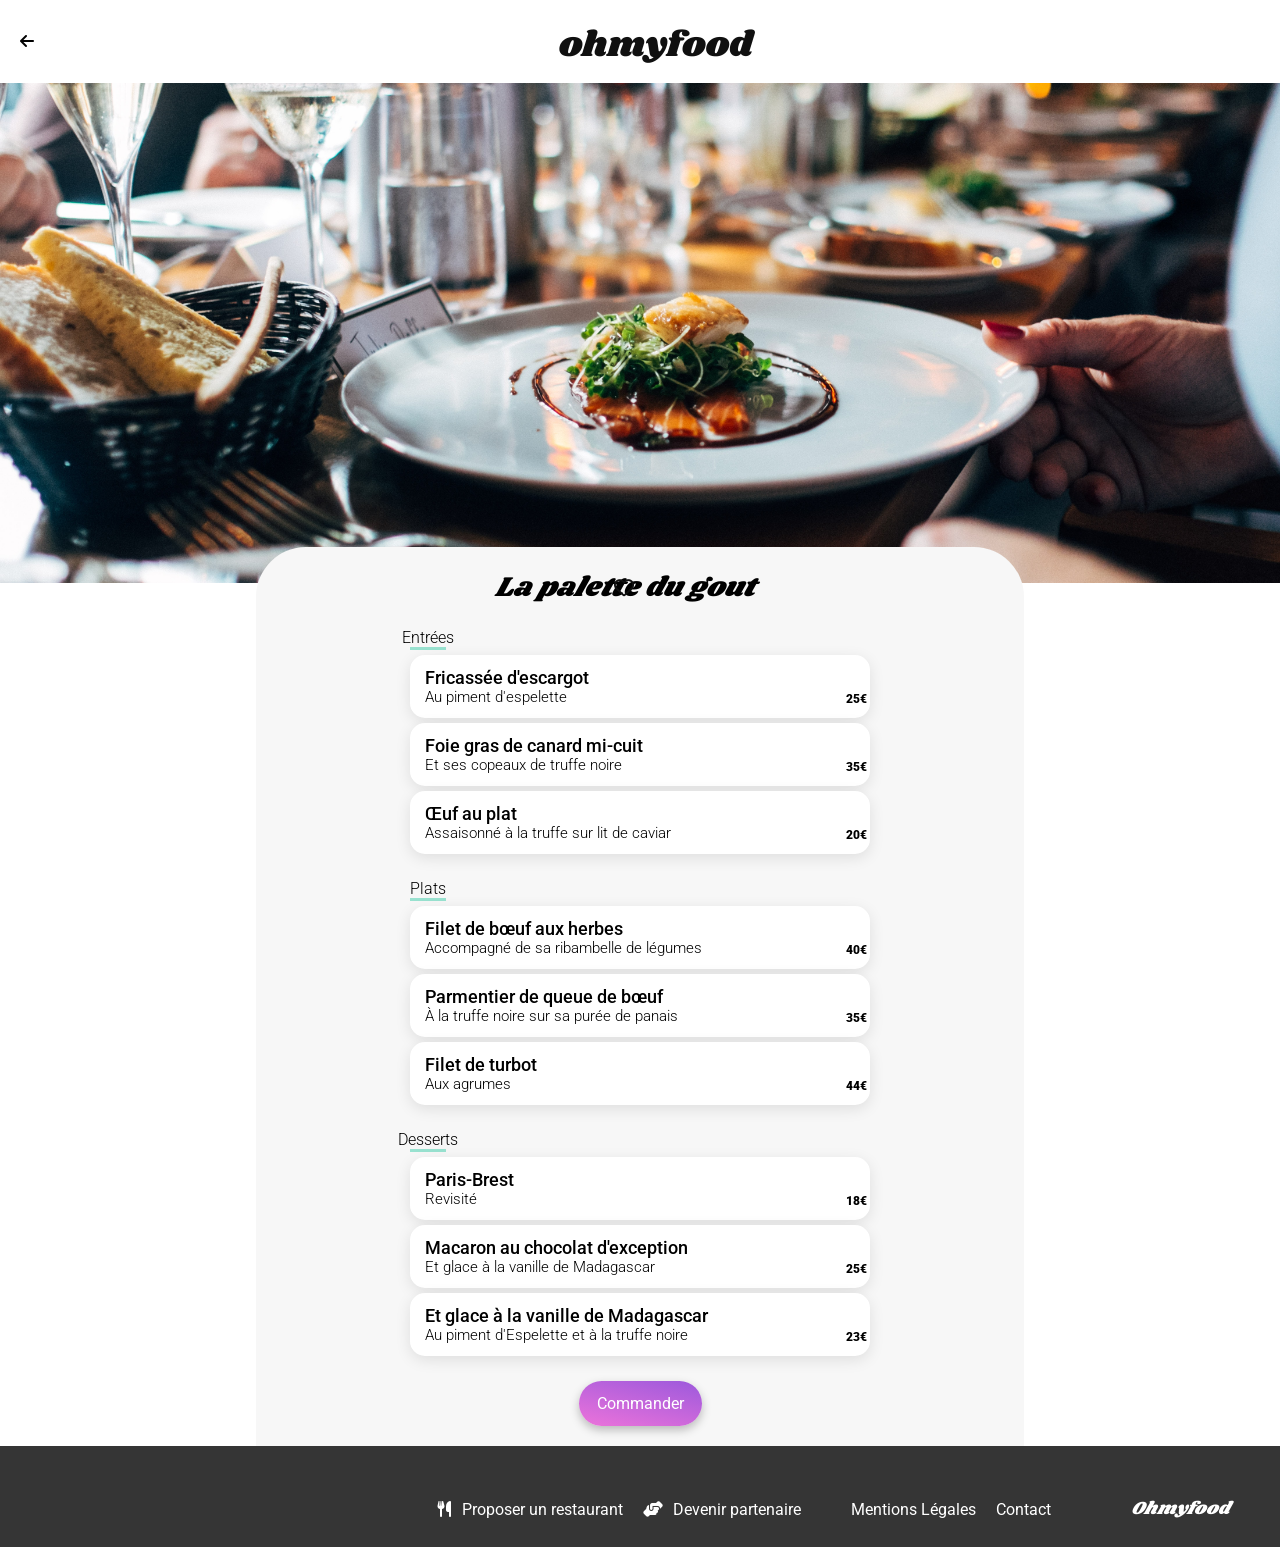
<file: Ohmyfood-main/Pages-restaurants/Palette_du_gout.html>
<!DOCTYPE html>
<html>
  <head>
    <meta charset="UTF-8" />
    <meta name="viewport" content="width=device-width, initial-scale=1.0" />
    <title>ohmyfood</title>
    <link rel="stylesheet" href="./../css/style-menu.css" />
    <link
      rel="stylesheet"
      href="https://cdnjs.cloudflare.com/ajax/libs/font-awesome/6.2.1/css/all.min.css"
      integrity="sha512-MV7K8+y+gLIBoVD59lQIYicR65iaqukzvf/nwasF0nqhPay5w/9lJmVM2hMDcnK1OnMGCdVK+iQrJ7lzPJQd1w=="
      crossorigin="anonymous"
      referrerpolicy="no-referrer"
    />
    <link rel="preconnect" href="https://fonts.googleapis.com" />
    <link rel="preconnect" href="https://fonts.gstatic.com" crossorigin />
    <link
      href="https://fonts.googleapis.com/css2?family=Roboto:wght@300;400;500&family=Shrikhand&display=swap"
      rel="stylesheet"
    />
  </head>

  <body>
    <div class="loader"></div>
    <header>
      <div class="logo">
        <div class="arrow">
          <a href="../index.html"><i class="fa-solid fa-arrow-left"></i></a>
        </div>
        <img src="./../images/logo/ohmyfood.png" alt="logo ohmyfood" />
      </div>
    </header>

    <main>
      <img
        src="./../images/restaurants/jay-wennington-N_Y88TWmGwA-unsplash.jpg"
        alt="background menu"
      />
      <div class="main-container">
        <section>
          <div class="title-menu">
            <h1>La palette du gout</h1>
            <i class="far fa-heart heart__far"></i>
            <i class="fas fa-heart heart__fas"></i>
          </div>
        </section>

        <section class="menu">
          <div class="menu-container">
            <section>
              <h2 class="title-menu">Entrées</h2>
              <article class="menu-card">
                <div class="menu-item">
                  <div class="menu-description">
                    <h3>Fricassée d'escargot</h3>
                    <p>Au piment d'espelette</p>
                  </div>
                  <div class="container-check">
                    <p class="item-price">25€</p>
                    <div class="item-check">
                      <i class="fa-solid fa-check"></i>
                    </div>
                  </div>
                </div>
              </article>

              <article class="menu-card">
                <div class="menu-item">
                  <div class="menu-description">
                    <h3>Foie gras de canard mi-cuit</h3>
                    <p>Et ses copeaux de truffe noire</p>
                  </div>
                  <div class="container-check">
                    <p class="item-price">35€</p>
                    <div class="item-check">
                      <i class="fa-solid fa-check"></i>
                    </div>
                  </div>
                </div>
              </article>

              <article class="menu-card">
                <div class="menu-item">
                  <div class="menu-description">
                    <h3>Œuf au plat</h3>
                    <p>Assaisonné à la truffe sur lit de caviar</p>
                  </div>
                  <div class="container-check">
                    <p class="item-price">20€</p>
                    <div class="item-check">
                      <i class="fa-solid fa-check"></i>
                    </div>
                  </div>
                </div>
              </article>
            </section>

            <section>
              <h2 class="title-menu">Plats</h2>
              <article class="menu-card">
                <div class="menu-item">
                  <div class="menu-description">
                    <h3>Filet de bœuf aux herbes</h3>
                    <p>Accompagné de sa ribambelle de légumes</p>
                  </div>
                  <div class="container-check">
                    <p class="item-price">40€</p>
                    <div class="item-check">
                      <i class="fa-solid fa-check"></i>
                    </div>
                  </div>
                </div>
              </article>

              <article class="menu-card">
                <div class="menu-item">
                  <div class="menu-description">
                    <h3>Parmentier de queue de bœuf</h3>
                    <p>À la truffe noire sur sa purée de panais</p>
                  </div>
                  <div class="container-check">
                    <p class="item-price">35€</p>
                    <div class="item-check">
                      <i class="fa-solid fa-check"></i>
                    </div>
                  </div>
                </div>
              </article>

              <article class="menu-card">
                <div class="menu-item">
                  <div class="menu-description">
                    <h3>Filet de turbot</h3>
                    <p>Aux agrumes</p>
                  </div>
                  <div class="container-check">
                    <p class="item-price">44€</p>
                    <div class="item-check">
                      <i class="fa-solid fa-check"></i>
                    </div>
                  </div>
                </div>
              </article>
            </section>

            <section>
              <h2 class="title-menu">Desserts</h2>
              <article class="menu-card">
                <div class="menu-item">
                  <div class="menu-description">
                    <h3>Paris-Brest</h3>
                    <p>Revisité</p>
                  </div>
                  <div class="container-check">
                    <p class="item-price">18€</p>
                    <div class="item-check">
                      <i class="fa-solid fa-check"></i>
                    </div>
                  </div>
                </div>
              </article>

              <article class="menu-card">
                <div class="menu-item">
                  <div class="menu-description">
                    <h3>Macaron au chocolat d'exception</h3>
                    <p>Et glace à la vanille de Madagascar</p>
                  </div>
                  <div class="container-check">
                    <p class="item-price">25€</p>
                    <div class="item-check">
                      <i class="fa-solid fa-check"></i>
                    </div>
                  </div>
                </div>
              </article>

              <article class="menu-card">
                <div class="menu-item">
                  <div class="menu-description">
                    <h3>Et glace à la vanille de Madagascar</h3>
                    <p>Au piment d'Espelette et à la truffe noire</p>
                  </div>
                  <div class="container-check">
                    <p class="item-price">23€</p>
                    <div class="item-check">
                      <i class="fa-solid fa-check"></i>
                    </div>
                  </div>
                </div>
              </article>
            </section>
          </div>
        </section>

        <section>
          <article>
            <div class="btn">
              <button>Commander</button>
            </div>
          </article>
        </section>
      </div>
    </main>

    <footer>
      <div class="container-footer">
        <!-- le mettre a part et faire un displo row reverse pour les autre  -->
        <h4 class="logo-footer">Ohmyfood</h4>
        <ul>
          <li><i class="fa-solid fa-utensils"></i>Proposer un restaurant</li>
          <li><i class="fa-solid fa-handshake-angle"></i>Devenir partenaire</li>
          <li class="space">Mentions Légales</li>
          <li><a href="mailto: mbengigaddiel@outlook.fr">Contact</a></li>
        </ul>
      </div>
    </footer>
  </body>
</html>
</file>
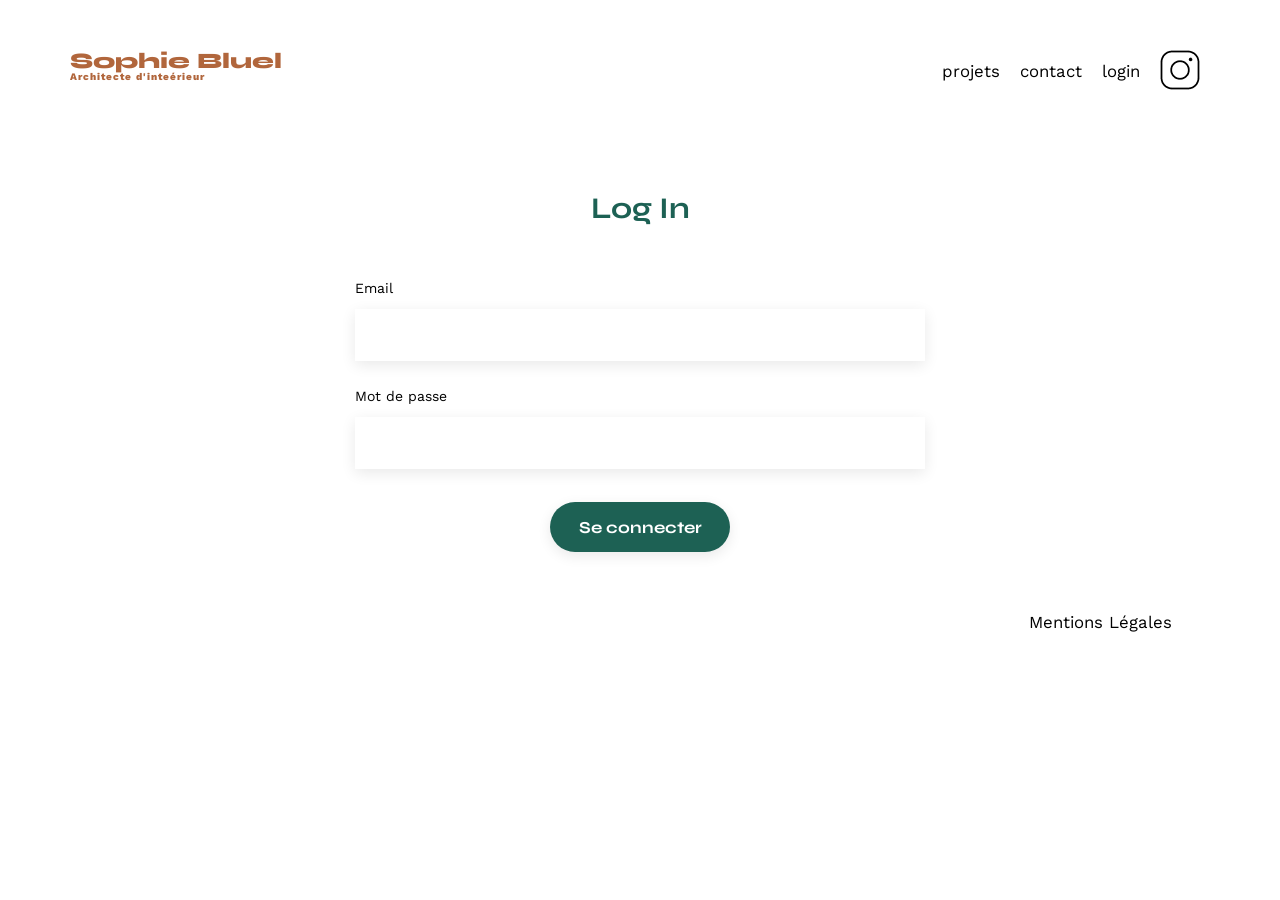
<file: Sophie-bluel-main/FrontEnd/login.html>
<!DOCTYPE html>
<html lang="fr">
  <head>
    <meta charset="UTF-8" />
    <title>Sophie Bluel - Architecte d'intérieur</title>
    <meta name="viewport" content="width=device-width, initial-scale=1.0" />
    <link rel="preconnect" href="https://fonts.googleapis.com" />
    <link rel="preconnect" href="https://fonts.gstatic.com" crossorigin />
    <link
      href="https://fonts.googleapis.com/css2?family=Syne:wght@700;800&family=Work+Sans&display=swap"
      rel="stylesheet"
    />
    <meta name="description" content="" />
    <link rel="stylesheet" href="./assets/style.css" />
  </head>
  <body>
    <header>
      <h1>Sophie Bluel <span>Architecte d'inteérieur</span></h1>
      <nav>
        <ul>
          <li>projets</li>
          <li>contact</li>
          <li>login</li>
          <li><img src="./assets/icons/instagram.png" alt="Instagram" /></li>
        </ul>
      </nav>
    </header>
    <main>
      <section id="introduction"></section>

      <section id="login">
        <h2>Log In</h2>

        <form action="#" method="post">
          <label for="email">Email</label>
          <input type="email" name="email" id="email" />
          <label for="password">Mot de passe</label>
          <input type="text" name="password" id="password" />
          <input id="btn-connection" type="submit" value="Se connecter" />
          <p class="error-msg"></p>
        </form>
      </section>
    </main>

    <footer>
      <nav>
        <ul>
          <li>Mentions Légales</li>
        </ul>
      </nav>
    </footer>
    <script type="text/javascript" src="./assets/js/login.js"></script>
  </body>
</html>
</file>
<file: Booki-main/css/style.css>
/****** General ***********/
* {
	font-family: "Raleway", sans-serif;
	/* j'enleve toute les marges par defauts */
	margin: 0;
	padding: 0;
	box-sizing: content-box;
	text-decoration: none;
	list-style-type: none;
}

:root {
	--main-color: #0065fc;
	--main-bg-color: #f2f2f2;
	--filter-bg-color: #deebff;
}

.fa-solid {
	color: var(--main-color);
}

body {
	display: flex;
	justify-content: center;
}

a {
	color: black;
}

.main-container {
	width: 95%;
	max-width: 1440px;
	padding: 0 0px;
	box-sizing: border-box;
}

.section-title {
	margin: 0;
	font-size: 22px;
}

.title-om {
	margin-bottom: 30px;
}

.card {
	background-color: white;
	border-radius: 20px;
	padding: 5px;
	filter: drop-shadow(0px 3px 15px rgba(0, 0, 0, 0.1));
}

.card img {
	object-fit: cover;
}

.card-title {
	font-size: 16px;
}

.euro {
	font-weight: 700;
}

.neutralStar {
	color: #f2f2f2;
}

/****** Hebergements And Populaires ***********/
.hebergements-and-populaires {
	display: flex;
	justify-content: space-between;

}

.hebergements-and-populaires section {
	background-color: var(--main-bg-color);
	border-radius: 20px;
	padding: 30px;
	box-sizing: border-box;
}

/****** Hebergements ***********/
.hebergements {
	width: 65%;
}

/****** Populaires ***********/
.populaires {
	width: 32%;
}

.populaires-title {
	display: flex;
	justify-content: space-between;
	align-items: center;
}

.populaires-cards .card {
	display: flex;
	margin-top: 33px;
	margin-right: 10px;
}

.populaires-cards img {
	width: 33%;
	height: 136px;
	border-top-left-radius: 20px;
	border-bottom-left-radius: 20px;
}

.populaires-cards .card-content {
	width: 67%;
	padding-left: 15px;
	display: flex;
	flex-direction: column;
	justify-content: space-between;
	box-sizing: border-box;
}

.populaires-cards .card-title {
	margin-top: 10px;
	margin-bottom: 4px;
}

.populaires-cards .card-subtitle {
	margin: 0;
}

.populaires-cards .card-rating {
	margin-bottom: 5px;
}


/* Header */
header {
	display: flex;
	justify-content: space-between;
}

.logo {
	padding-top: 20px;
}

header img {
	width: 61.09px;
	height: 19px;
}

ul.menu {
	display: flex;
}

li.hebergements,
li.activites {
	width: 150px;
	text-align: center;
	padding-top: 10px;
}

.menu li.hebergements:hover a,
.menu li.activites:hover a {
	color: #0065FC;
}


.menu li.hebergements:hover,
.menu li.activites:hover {
	border-top: 1px solid #0065FC;
}

/* EN DESSOUS DU HEADER */
.top {
	margin-top: 50px;
}

form {
	/* j'aligne mes elements */
	display: flex;
	margin: 20px 0;
}

/* BARRE DE RECHERCHER*/
.barsearch input,
.barsearchbis input {
	width: 200px;
	height: 45px;
	border: none;
	font-weight: 700;
	text-align: center;
}

/* je fais une modification  de ma div barsearch qui comporte le logo et la barre de recherche */
form .barsearch,
form .barsearchbis {
	background-color: #f2f2f2;
	border-radius: 10px 0px 0px 10px;
	border: none;
	padding-bottom: 1px;
	padding-top: 1px;
}

input::placeholder {
	color: black;
}

form .fa-solid {
	padding: 16px;
}

/* BOUTON */
button {
	border-radius: 0px 10px 10px 0px;
	background-color: #0065fc;
	color: white;
	border: none;
	padding: 11px;
	cursor: pointer;
}

.buttonsearch-text {
	display: block;
	font-weight: bold;
}

.buttonsearch-icon {
	display: none;
}

.recherche {
	background-color: #0065fc;
	border-radius: 10px 10px 10px 10px;
	border: none;
	color: white;
}

.topsearch .fa-solid {
	color: #000000;
}

.topsearch-location {
	display: flex;
	border-radius: 15px 0px 0px 15px;
	background: #F2F2F2;
}

.topsearch-input {
	border: 1px solid #F2F2F2;
}

input::placeholder {
	padding-left: 5px;
	font-weight: bold;
}

.topbis .fa-solid {
	color: #0065FC;
}

/* FILTRE */
.topbis {
	/* un display pour mon conteneur  */
	display: flex;
	flex-direction: row;
	margin-top: 20px;
	margin-bottom: 20px;
	box-sizing: border-box;
	align-items: center;
}

.xtopbis .xglobe-heart,
.xtopbis .xglobe-fire,
.xtopbis .xglobe-man,
.xtopbis .xglobe-money {
	border: 1px solid #d9d9d9;
	border-radius: 20px;
	cursor: pointer;
}

/* MODIFICATION DE MA LISTE DANS L'ELEMENT FILTRE */
.xtopbis {
	display: flex;
	font-weight: 700;
}

.xtopbis li {
	padding: 10px 20px;
	margin: 5px;
}

.xglobe-man .fa-solid,
.xglobe-heart .fa-solid,
.xglobe-fire .fa-solid,
.xglobe-money .fa-solid {
	padding-right: 10px;
}

.xglobe-heart:hover,
.xglobe-fire:hover,
.xglobe-money:hover,
.xglobe-man:hover {
	background-color: #deebff;
}

/* INFO */

.top-info {
	margin-bottom: 20px;

}

.top-info .fa-solid {
	border: 1px solid #d9d9d9;
	border-radius: 20px;
	padding: 5px 10px 5px 10px;
	margin-right: 5px;
	color: #0065FC;
}

.xglobebis {
	font-size: 18px;
	font-weight: bold;
	margin-right: 7px;
}

/* Hebergement a Marseille */

/* j'apporte une modification global dans mon conteneur hebergement a marseille */
.container {
	display: flex;
	/* pur qu'il soit aligné dans mon conteneur */
	justify-content: space-between;
	margin: 30px auto;
	/* pour pour bieN definir la hauteur ainsi que la largeur de ma boite */
	box-sizing: border-box;
	flex-wrap: wrap;
}

.hebergements .container a {
	/* nota Bené j'ai divisé 100% par 3 pour mes colonnes soit aligne équitablement */
	width: 30%;
	margin-bottom: 30px;
}

/* M'OCCUPE DE CHAQUE CARRE DANS MON CONTENEUR */
.containercard {
	background-color: #ffffff;
	border-radius: 20px;
}

.containercard article {
	display: flex;
	height: 100%;
	flex-direction: column;
}

.container .containercard img {
	width: 100%;
	height: 130px;
	/* un object-fit pour avoir une bonne qualite D'image*/
	object-fit: cover;
	border-top-right-radius: 20px;
	border-top-left-radius: 20px;
}

.xcarte-image {
	padding: 5px;
}

.xcarte-content {
	display: flex;
	flex-direction: column;
	justify-content: space-between;
	height: 100%;
	margin: 0 0 10px;
}

.xcarte-rating, .xcarte-text {
	margin: 3px 2px 0px 10px;
}

.supertitre {
	margin-top: 10px;
}

/* ACTIVITES A MARSEILLE */
.conteneur {
	display: flex;
	justify-content: center;
	margin-bottom: 50px;
	/* pour pour bieN definir la hauteur ainsi que la largeur de ma boite */
	box-sizing: border-box;
	gap: 25px;
}

.conteneur .carte h3 {
	margin: 15px;
}

.activites-marseille {
	margin-top: 65px;
	display: flex;
	flex-direction: column;
}

.activites-marseille .card-container {
	background-color: white;
	/* nota béné meme chose j'ai divisé 100% par 4 */
	width: 25%;
	border-radius: 20px;
	box-shadow: 0 3px 15px rgba(0, 0, 0, 0.1);
}

.carte-image {
	height: 380px;
	margin-bottom: 10px;
}

.conteneur img {
	height: 100%;
	width: 100%;
	object-fit: cover;
	border-top-left-radius: 20px;
	border-top-right-radius: 20px;

}

/* ici EST LA PARTI DU FOOTER */
footer {
	background-color: #f2f2f2;
	width: 100%;
	/* pas forcement bessoin mais pour un reset du footer */
	flex-shrink: 0;
	flex-wrap: wrap;
}

footer .footer-contenu {
	/* pour que mes element soit centré */
	margin: 0 auto;
	/* mon copain flex pour aligné mes elements et soit mobile */
	display: flex;
	/* pour aligné mes mots en haut */
	align-items: flex-start;
	padding: 20px;
}

footer .footer-contenu h4 {
	padding-bottom: 10px;
}

footer .footer-contenu ul {
	list-style-type: none;
}

footer .footer-contenu ul li {
	/* je mets un ecart entre mes liste en haut en bas mais pas a gaucher ni a droite  */
	padding: 5px 0px;
}

footer .bloc-contenu {
	/* je dis a mes bloc de prend 100% du footer */
	width: 100%;
}
</file>
<file: Booki-main/css/tablet.css>
/* Le code ci-dessous correspond à la version responsive uniquement */

/****** Media queries ***********/
/* Medium devices (tablets, less/equal than 1024px) */
@media (max-width: 1024px) {

	/* je mets mes div en colonne */
	.hebergements-and-populaires {
		flex-direction: column;
	}

	/* HEBERGEMENET */
	.hebergements {
		width: 100%;
	}

	/* POPULAIRES */
	.populaires {
		width: 100%;
		margin-top: 40px;
	}

	.populaires-cards {
		display: flex;
		flex-direction: row;
		justify-content: space-between;
	}

	.populaires-cards a {
		/* nota bene j'ai divisé 100% par 3 */
		width: 33%;
	}

	.populaires-cards .card-title {
		font-size: 16px;
	}

	.populaires-cards .card-subtitle {
		font-size: 13px;
	}

	/* ACTIVITES */
	.activites-marseille .conteneur {
		display: flex;
		flex-direction: row;
	}

	.activites-marseille .conteneur a {
		width: 25%;
	}

	.carte-image {
		height: 200px;
	}

	.container {
		margin: 0;
	}

	.topbis {
		flex-direction: column;
		align-items: flex-start;
	}

	.hebergements .container a {
		width: 32%;
	}
}
</file>
<file: Booki-main/css/mobile.css>
/* Small devices (phones, less than 768px) */
@media (max-width: 767px) {
	.main-container {
		width: 100%;
	}

	/* ... */
	/* parti petit ecran */
	.titleom {
		display: flex;
		flex-direction: column;
		text-align: center;
	}

	/* HEADER MOBILE */
	header {
		display: flex;
		flex-direction: column;
	}

	.logo {
		display: flex;
		justify-content: center;
		margin-bottom: 10px;
	}

	img .logo {
		width: 61px;
		height: 19px;
	}

	li.hebergements, li.activites {
		padding-top: 0;
	}

	.menu {
		margin-top: 20px;
	}

	li.hebergements,
	li.activites {
		display: flex;
		width: 100%;
		justify-content: space-around;
		border-bottom: 4px solid #F2F2F2;
		padding-bottom: 20px;
	}

	li.hebergements:hover,
	li.activites:hover {
		border-bottom: 3px solid #0065FC;
		border-top: none;
	}

	.menu li.activites:hover,
	.menu li.hebergements:hover {
		border-top: none;
	}

	.top {
		margin-top: 20px;
	}

	.top, .topsearch-container, .topbis, .top-info-container {
		padding: 0 20px;
	}

	.buttonsearch-text {
		display: none;
	}

	.buttonsearch-icon {
		display: block;
	}

	.buttonsearch-icon .fa-magnifying-glass {
		color: white;
	}

	button {
		padding: 0;
	}

	/* FILTRE */
	.xtopbis {
		width: 100%;
		justify-content: space-around;
		flex-wrap: wrap;
	}

	.topbis {
		flex-direction: column;
		align-items: flex-start;
	}

	.xtopbis li {
		display: flex;
		flex-wrap: wrap;
		justify-content: flex-start;
		align-items: center;
		width: 40%;
		margin: 5px 0;
		padding: 10px;
	}

	.espace {
		margin-left: 35px;
	}

	/*Hebergement*/
	.hebergements-and-populaires {
		display: flex;
		flex-direction: column-reverse;
	}

	.hebergements-and-populaires .hebergements {
		background-color: transparent;
		display: flex;
		flex-direction: column;
	}

	.hebergements .container {
		display: flex;
		flex-direction: column;
	}

	.hebergements .container a {
		width: 100%;
		border-radius: 20px;
	}

	.hebergements .containercard {
		background-color: #ffffff;
		box-shadow: 0 3px 15px rgba(0, 0, 0, 0.1);
	}

	/* Populaires */
	.populaires-cards {
		display: flex;
		flex-direction: column;
	}

	.populaires-cards a {
		width: 100%;
	}

	.activites-marseille {
		padding: 30px;
	}

	.activites-marseille .conteneur {
		display: flex;
		flex-direction: column;
	}

	.activites-marseille .conteneur .card-container {
		width: 100%;
	}

	.carte-image {
		height: 141px;
	}

	/* FOOTER*/
	.footer-contenu {
		gap: 15px;
		flex-direction: column;
		padding: 30px;
		flex-wrap: wrap;
	}
}
</file>
<file: Nina-Carducci-main/assets/css/style.css>
@import url(https://fonts.googleapis.com/css2?family=Inter&family=Spectral:ital@1&display=swap);
body {
  max-width: 1920px;
  margin: auto;
}
* {
  font-family: "Inter" sans-serif;
  font-style: normal;
}
.top-header {
  background-color: #fff;
  position: sticky;
  top: 0;
  z-index: 1000;
  display: flex;
  justify-content: space-between;
  padding-inline: 100px;
  padding-block: 30px;
  align-items: center;
}
.top-header .name {
  font-size: 26px;
}
.nav ul {
  display: flex;
  list-style-type: none;
  font-size: 14px;
  margin-bottom: 0;
}
.nav li {
  padding-inline: 10px;
}
.nav a {
  text-decoration: none;
  color: #000;
}
.social-link img {
  width: 20px;
}
#about {
  display: flex;
  background-color: #f6d2b8;
  padding-inline: 100px;
  padding-block: 100px;
  position: relative;
}
.picture.left::before {
  content: " ";
  background-color: #e5975f;
  width: 374px;
  height: 329px;
  position: absolute;
  bottom: 0;
  left: 0;
  z-index: -1;
}
.picture {
  flex: 1;
  margin: 0 20px;
  z-index: 0;
}
.picture img {
  width: 100%;
  height: 100%;
}
#about-me {
  flex: 2;
}
.about-me__title {
  margin-top: 1em;
  margin-bottom: 60px;
  font-size: 30px;
}
.about-me__introduction {
  font-family: "Spectral";
  font-weight: 800;
  font-style: italic;
  width: 60%;
}
#about-me p {
  width: 80%;
  font-size: 14px;
}
.title {
  text-align: center;
  padding-block: 2em;
}
.gallery .nav {
  justify-content: center;
}
.nav-pills .nav-link.active,
.nav-pills .show > .nav-link {
  color: #000;
  background-color: #beb45a;
  border-radius: 0;
}
.nav-pills .nav-link {
  color: #000;
}
.item-column {
  position: relative;
  margin-bottom: 0 !important;
  padding: 0;
}
.item-column::after {
  content: "";
  display: block;
  padding-bottom: 100%;
}
.gallery-item {
  position: absolute;
  width: 100%;
  height: 100%;
  object-fit: cover;
  padding: 0.5em;
}
.mg-prev,
.mg-next {
  width: 30px;
  height: 30px;
  border-radius: 0%;
  justify-content: center;
  align-items: center;
  display: flex;
  font-size: 24px;
}
.quote {
  font-family: "Spectral";
  font-style: italic;
  width: 70%;
  margin: auto;
  padding-block: 3em;
}
.quote__text {
  font-family: Spectral;
  font-style: italic;
  font-weight: 300;
}
.quote__author {
  font-family: Spectral;
  font-weight: 800;
  font-size: 22px;
}
#services {
  margin: auto;
  background-color: #a8d5d8;
  position: relative;
}
#services .container::before {
  content: " ";
  background-color: #1c6474;
  position: absolute;
  width: 100%;
  height: 30%;
  bottom: 0;
  left: 0;
  z-index: 0;
}
#services .container {
  justify-content: space-between;
  display: flex;
  padding: 2em 0;
}
.service {
  background-color: #fff;
  max-width: 390px;
  width: 30%;
  height: 337px;
  padding: 1em;
  display: flex;
  flex-direction: column;
  justify-content: space-between;
  z-index: 1;
}
#contact {
  margin: auto;
  background-color: #d8d3a8;
  position: relative;
  padding-inline: 100px;
  padding-block: 100px;
}
#contact .container {
  display: flex;
}
.picture.right::before {
  content: " ";
  background-color: #beb45a;
  width: 374px;
  height: 329px;
  position: absolute;
  bottom: 0;
  right: 0;
  z-index: -1;
}
.form-container {
  flex: 2;
}
form {
  display: flex;
  flex-direction: column;
  width: 70%;
  align-items: flex-start;
}
form input {
  width: 100%;
  background-color: transparent;
  border: solid 1px;
  height: 2.5em;
  margin-bottom: 20px;
}
form textarea {
  width: 100%;
  background-color: transparent;
  border: solid 1px;
  height: 5em;
  line-height: 2.5em;
  font-size: 1.2em;
  margin-bottom: 20px;
}
input[type="submit"] {
  background-color: #beb45a;
  padding: 0.5em 1em;
}
@media all and (max-width: 1180px) {
  .picture {
    flex: 2;
  }
  #about,
  #contact .container {
    align-items: center;
  }
  .about-me__title {
    margin-top: 0;
    margin-bottom: 1em;
  }
  #about-me h6,
  #about-me p {
    width: 100%;
  }
}
@media all and (max-width: 1000px) {
  #about {
    flex-direction: column;
  }
  .picture {
    width: 50%;
  }
  .picture.left::before {
    width: 100%;
    height: 30%;
    position: absolute;
    bottom: auto;
    top: 0;
    left: 0;
    z-index: -1;
  }
  .about-me__title {
    text-align: center;
    margin-top: 1em;
  }
  #services .container {
    flex-direction: column;
  }
  .service {
    width: 100%;
    max-width: 100%;
    height: auto;
    margin: 2em 0;
  }
  .service__description {
    margin-bottom: 1em;
  }
  #services .container::before {
    width: 30%;
    height: 100%;
    bottom: 0;
    right: 0;
    left: auto;
    z-index: 0;
  }
  #contact .container {
    flex-direction: column;
  }
  #contact .picture.right {
    margin-top: 1em;
  }
  .picture.right::before {
    width: 100%;
    height: 30%;
    position: absolute;
    bottom: 0;
    right: 0;
    z-index: -1;
  }
}
@media all and (max-width: 650px) {
  .top-header {
    flex-direction: column;
    padding-inline: 0;
  }
  .top-header .nav,
  .top-header .nav ul {
    width: 100%;
    padding: 0 0 0 0;
  }
  .top-header .nav li {
    flex: 1;
    padding-block: 1em;
    text-align: center;
  }
  .picture.left::before,
  .picture.right::before {
    height: 150px;
  }
  #services .container {
    align-items: center;
  }
  .service {
    max-width: 90%;
  }
  #about,
  #contact {
    padding-inline: 2em;
    padding-block: 2em;
  }
  form {
    width: 100%;
  }
  .picture {
    width: 80%;
  }
}
</file>
<file: Ohmyfood-main/css/style.css>
/**** General règle ****/

@import url("https://fonts.googleapis.com/css2?family=Roboto:wght@300;400;500&family=Shrikhand&display=swap");

* {
  margin: 0;
  padding: 0;
  box-sizing: border-box;
  font-family: "Roboto";
  text-decoration: none;
}

.main-container {
  display: flex;
  flex-direction: column;
}

body {
  display: flex;
  flex-direction: column;
  margin: 0 auto;
  text-decoration: none;
  list-style-type: none;
}

a {
  color: black;
}

/**** LOADER *****/

.loader {
  position: fixed;
  display: flex;
  justify-content: center;
  align-items: center;
  top: 0;
  right: 0;
  bottom: 0;
  left: 0;
  height: 100vh;
  inset: 0;
  z-index: 1;
  animation: disappear 2s forwards 1s;
  transform-origin: top;
  background-color: rgba(128, 128, 128, 0.5);
}

.loader::after {
  content: "";
  height: 100px;
  width: 100px;
  border-top: 15px solid #ff79da;
  border-bottom: 15px solid #9356dc;
  border-left: 15px solid #9356dc;
  border-right: 15px solid #9356dc;
  border-radius: 50%;
  animation: spin 3s infinite linear;
}

@keyframes disappear {
  0% {
    transform: scale(1);
  }

  100% {
    transform: scale(0);
  }
}

@keyframes spin {
  0% {
    transform: rotate(360deg);
  }

  100% {
    transform: rotate(0);
  }
}

@keyframes quatorspin {
  0% {
    transform: rotate(360deg);
  }
}

/**** Header ****/

header {
  display: flex;
  flex-direction: column;
}

header .logo {
  text-align: center;
  background: #ffffff;
  box-shadow: 0px 2px 4px rgba(0, 0, 0, 0.6);
}

header .logo img {
  object-fit: contain;
  margin: 14px auto 5px;
  width: 40%;
}

header .location {
  text-align: center;
  background-color: #eaeaea;
}

header .location p {
  margin: 15px;
  font-size: 16px;
  font-weight: 500;
  color: #353535;
  font-family: "Roboto";
}

header .location .fa-solid {
  padding: 0 15px;
}

/***** Sous header ****/

.sous-header {
  display: flex;
  justify-content: center;
  flex-direction: column;
  background: linear-gradient(white, #eaeaea);
}

.sous-header h1 {
  display: flex;
  align-items: center;
  justify-content: center;
  font-family: "Roboto";
  font-weight: 700;
  font-size: 24px;
  text-align: center;
  margin: 20px 0px;
}

.sous-header p {
  display: flex;
  align-items: center;
  justify-content: center;
  font-family: "Roboto";
  font-style: normal;
  font-weight: 300;
  font-size: 18px;
  line-height: 21px;
  text-align: center;
}

/*** Bouton ****/

section .btn {
  display: flex;
  justify-content: center;
  margin: 40px 0px;
}

section .btn button {
  color: white;
  font-family: "Roboto";
  font-style: normal;
  font-size: 16px;
  align-items: center;
  background: linear-gradient(193.33deg, #9356dc -11.44%, #ff79da 123.93%);
  box-shadow: 0px 4px 10px rgba(0, 0, 0, 0.25);
  border-radius: 25px;
  cursor: pointer;
  padding: 13px 18px;
  border: none;
  transition: all 1s;
}

.btn button:hover {
  transform: scale(1.1);
  opacity: 0.8;
}

/**** fonctionnement *****/

.main-container-fonctionnement {
  background-color: white;
  display: flex;
  flex-direction: column;
  margin: 0px 20px;
}

.tittle-fonctionnement {
  margin-top: 48px;
  margin-bottom: 26px;
}

.container-fonctionnement h2 {
  font-family: "Roboto";
  font-style: normal;
  font-weight: 700;
  font-size: 24px;
  line-height: 28px;
  margin-top: 48px;
  margin-bottom: 26px;
}

.container-fonctionnement ul {
  display: flex;
  flex-direction: column;
  width: 100%;
  gap: 24px;
  margin-bottom: 68px;
}

.container-fonctionnement li {
  display: flex;
  align-items: center;
  height: 72px;
  width: 100%;
  background-color: #f5f3f3;
  border-radius: 20px;
  box-shadow: 0px 4px 15px rgba(0, 0, 0, 0.15);
  position: relative;
  cursor: pointer;
  font-family: "Roboto";
  font-style: normal;
  font-weight: 500;
  font-size: 16px;
}

.container-fonctionnement li span {
  color: white;
  height: 25px;
  width: 25px;
  background-color: #9356dc;
  border-radius: 20px;
  display: flex;
  justify-content: center;
  align-items: center;
  position: absolute;
  left: -15px;
}

.container-fonctionnement li .fa-mobile-alt,
.container-fonctionnement li .fa-list-ul,
.container-fonctionnement li .fa-store {
  padding: 0 20px;
}

.container-fonctionnement .fa-mobile-alt,
.container-fonctionnement .fa-list-ul {
  color: #7e7e7e;
}

.container-fonctionnement .fa-store {
  color: #9356dc;
}

.container-fonctionnement li p {
  font-size: 14px;
  padding: 27px 0;
}

/**** RESTAURANT ****/

.main-container-card {
  background-color: #f5f3f3;
  display: flex;
  justify-content: center;
  margin: 0 auto;
  flex-direction: column;
  padding: 0px 10px;
}

.container-card {
  display: flex;
  flex-direction: column;
  width: 100%;
  text-align: left;
}

.title-restaurant {
  font-family: "Roboto";
  font-style: normal;
  font-weight: 700;
  font-size: 24px;
  padding: 50px 0px 20px 0px;
}

.container-card .card {
  border-radius: 20px;
  box-shadow: 0px 4px 15px rgba(0, 0, 0, 0.1);
  background-color: white;
  width: 100%;
  height: 241px;
  margin-bottom: 20px;
  position: relative;
  cursor: pointer;
}

.container-card .card img {
  object-fit: cover;
  width: 100%;
  height: 170px;
  border-radius: 20px 20px 0 0;
}

.container-card .card-text {
  padding: 0 13px;
  padding-top: 8px;
}

/**** card new *****/

.container-card .heart {
  display: flex;
  justify-content: space-between;
}

.container-card .new {
  position: absolute;
  right: 15px;
  top: 13px;
  padding: 7px;
  background-color: #99e2d0;
  color: #008766;
  font-family: "Roboto";
  font-style: normal;
  font-weight: 500;
  font-size: 14px;
  line-height: 16px;
  text-align: center;
}

.container-card .heart .heart__far {
  position: absolute;
  right: 16px;
  font-size: 15px;
  color: #060404;
}

.container-card .heart .heart__fas {
  color: transparent;
  background-clip: text;
  -webkit-background-clip: text;
  position: absolute;
  cursor: pointer;
  right: 16px;
  font-size: 15px;
  transition: 1s ease-in-out;
}

.container-card .heart .heart__fas:hover {
  background-image: linear-gradient(#ff79da, #9356dc);
  opacity: 1;
}

/*** Footer ****/

.container-footer {
  display: flex;
  flex-direction: column;
  background-color: #353535;
  color: white;
  padding: 25px 20px;
}

.container-footer li {
  list-style-type: none; 
  padding-top: 7px;;
}

.container-footer ul {
  margin-top: 16px;
}

.container-footer .logo-footer {
  font-family: "Shrikhand";
  font-style: italic;
  font-weight: 400;
  font-size: 18px;
}

.container-footer .fa-solid {
  margin-right: 10px;
}

.container-footer a {
  color: white;
}

/*** Media @ ****/

@media (min-width: 768px) {
  /**** header ****/

  header .logo img {
    height: 34px;
  }

  .sous-header h1 {
    font-size: 40px;
  }

  /*** fonctionnement *****/

  .main-container-fonctionnement ul {
    display: flex;
    flex-direction: row;
    width: 100%;
    gap: 24px;
    margin-bottom: 68px;
  }

  /***** Restaurant *****/

  .main-container-card {
    display: flex;
    flex-direction: column;
    padding: 0;
  }

  .container-card {
    width: 100%;
    display: flex;
    justify-content: center;
    flex-direction: row;
    flex-wrap: wrap;
    gap: 30px;
  }

  .container-card .card {
    width: 45%;
    flex-direction: column;
    display: flex;
  }

  .title-restaurant {
    margin-left: 25px;
  }


 /*** Footer *****/
 .container-footer {
  display: flex;
  flex-direction: row-reverse;
  align-items: center;
}

.container-footer ul {
  display: flex;
  flex-direction: row;
  margin-top: 0;
}

.container-footer li {
  padding: 0px 10px;
}


  @media (min-width: 1024px) {


    
    /***** focntionnement ******/

    .main-container-fonctionnement {
      display: flex;
      flex-direction: column;
      margin: 0 auto;
      width: 60%;
    }

    /***** Restaurant ******/

    .main-container-card {
      display: flex;
      flex-direction: column;
    }

    .container-card {
      margin: 0 auto;
      width: 65%;
    }

    .title-restaurant {
      margin-left: 20%;
    }

        /**** footer ***/
    
    .container-footer {
      padding-top: 50px;
      padding-bottom: 25px;
      
    }

    .container-footer .logo-footer {
      margin-right: 30px;
      margin-left: 70px;
    }

    .container-footer .footer-espace {
      margin-left: 30px;
    }

    .space {
      margin-left: 30px;
    }
    
  }
}
</file>
<file: Print-it-JS-main-main/assets/style.css>
/* variables declaration */
:root {
  --primary-color: #3396c0;
  --secondary-color: #cd006b;
  --third-color: #eee325;
}

/* Reset CSS */
* {
  -webkit-box-sizing: border-box;
  -moz-box-sizing: border-box;
  box-sizing: border-box;
}
html,
body,
div,
span,
applet,
object,
iframe,
h1,
h2,
h3,
h4,
h5,
h6,
p,
blockquote,
pre,
a,
abbr,
acronym,
address,
big,
cite,
code,
del,
dfn,
em,
img,
ins,
kbd,
q,
s,
samp,
small,
strike,
strong,
sub,
sup,
tt,
var,
b,
u,
i,
center,
dl,
dt,
dd,
ol,
ul,
li,
fieldset,
form,
label,
legend,
table,
caption,
tbody,
tfoot,
thead,
tr,
th,
td,
article,
aside,
canvas,
details,
embed,
figure,
figcaption,
footer,
header,
hgroup,
menu,
nav,
output,
ruby,
section,
summary,
time,
mark,
audio,
video {
  margin: 0;
  padding: 0;
  border: 0;
  font: inherit;
  font-size: 100%;
  vertical-align: baseline;
}
/* HTML5 display-role reset for older browsers */
article,
aside,
details,
figcaption,
figure,
footer,
header,
hgroup,
menu,
nav,
section {
  display: block;
}
body {
  line-height: 1;
}
ol,
ul {
  list-style: none;
}
blockquote,
q {
  quotes: none;
}
blockquote:before,
blockquote:after,
q:before,
q:after {
  content: none;
}
table {
  border-collapse: collapse;
  border-spacing: 0;
}
section {
  margin-block: 6em;
}
h2 {
  font-family: "Roboto Slab", sans-serif;
  font-size: 40px;
  font-weight: 900;
  margin-block: 1em;
}
h3 {
  font-family: "Roboto Slab", sans-serif;
  font-size: 22px;
  font-weight: 900;
  margin-block: 1em;
}

p,
li {
  font-family: Roboto, sans-serif;
  font-size: 16px;
  line-height: 26px;
}
.container {
  max-width: 1440px;
  margin-inline: auto;
  padding-inline: 5%;
}
header {
  display: flex;
  justify-content: space-between;
  align-items: center;
}
.logo {
  width: 260px;
  margin-block: 10px;
}

.btn {
  background-color: var(--primary-color);
  padding: 16px 32px;
  margin-inline: 5px;
  border-radius: 5px;
  color: white;
  text-decoration: none;
}
.devis {
  background-color: var(--secondary-color);
}

#banner {
  display: flex;
  align-items: center;
  justify-content: center;
  width: 100%;
  min-height: 470px;
  position: relative;
}
.banner-img {
  position: absolute;
  width: 100%;
  height: 100%;
  z-index: -1;
  object-fit: cover;
  object-position: center;
}
/* Code CSS en prévision de l'ajout d'un carousel pour la bannière */
/* Gestion des fleches du carrousel */
#banner .arrow {
  position: absolute;
}
#banner .arrow_left {
  cursor: pointer;
  left: 10px;
}

#banner .arrow_right {
  cursor: pointer;
  right: 10px;
}

/* Gestion des points du carrousel */
.dots {
  position: absolute;
  bottom: 40px;
  display: flex;
}
.dot {
  margin-inline: 5px;
  width: 13px;
  height: 13px;
  background-color: #9c404000;
  border: 3px solid #fff;
  border-radius: 100%;
  box-shadow: 0 4px 4px rgba(0, 0, 0, 0.25);
}
.dot_selected {
  background-color: #fff;
}

/* Fin du code CSS pour le carousel */
#banner p {
  font-family: "Roboto Slab", sans-serif;
  font-weight: 900;
  font-size: 50px;
  line-height: 66px;
  color: white;
  text-shadow: 0 4px 4px rgba(0, 0, 0, 0.25);
  text-align: center;
}
#banner span {
  display: block;
  font-weight: 400;
  font-size: 30px;
}
#about-us {
  display: flex;
}
#about-us article,
#about-us aside {
  flex: 1;
}
#about-us li {
  background: url("./images/tricolor-icon.png") no-repeat left top;
  font-size: 16px;
  line-height: 26px;
  padding-left: 2em;
  width: 65%;
  margin-bottom: 1em;
}

#products {
  display: flex;
  align-items: flex-start;
  flex-direction: row-reverse;
}
#products div,
#products aside {
  flex: 1;
}
#products div {
  padding: 0 6em;
}
#products h2 {
  margin-top: 0;
}
.bg-yellow {
  background-color: var(--third-color);
}
#question {
  display: flex;
  flex-direction: column;
  align-items: center;
  padding-block: 3em;
}
#question h2 {
  margin-bottom: 10px;
}
#question p {
  margin-bottom: 20px;
}

#why-us {
  display: flex;
  flex-direction: column;
  text-align: center;
}
#why-us > div {
  display: flex;
  justify-content: space-evenly;
}
#why-us article {
  max-width: 320px;
  display: flex;
  flex-direction: column;
}
#why-us img {
  width: 33%;
  height: 150px;
  text-align: center;
  margin-inline: auto;
  margin-block: 0;
  object-fit: contain;
}

.bg-lightblue {
  background-color: #e6f4fb;
}
#contact {
  margin-bottom: 0;
}
#contact article,
#contact div {
  flex: 1;
}

#contact .container {
  flex-direction: row;
  display: flex;
  padding: 6em;
}

#contact .container > div > div {
  display: flex;
  padding-bottom: 20px;
}

#contact h3 {
  margin-top: 0;
  background: url("./images/tricolor-icon.png") no-repeat left top;
  padding-left: 1.5em;
  width: 200px;
}
.inline-icon {
  vertical-align: middle;
}
footer {
  background-color: #28363d;
  color: white;
  display: flex;
  padding-block: 3em;
  justify-content: space-evenly;
  font-size: 12px;
  align-items: center;
}
footer div {
  position: relative;
}
.footer-logo {
  background-color: white;
  max-width: 308px;
  padding: 10px;
}
.footer-contact {
  margin-bottom: 1em;
  font-weight: 700;
  font-size: 16px;
}

@media all and (max-width: 1250px) {
  #contact > article {
    flex: 2;
  }
}
</file>
<file: Riding-main/css/style.css>
/*GENERAL*/
:root {
  --main-color: #e44444; /* var(--main-color) */
  --second-color: #cd487b; /* var(--second-color) */
  --light-grey-color: #ededed; /* var(--light-grey-color) */
  --drak-grey-color: #4b4b4b; /* var(--drak-grey-color) */
}

body {
  margin: 0;
  display: flex;
  justify-content: center;
}

.container {
  min-width: 992px;
  max-width: 1440px;
}

h2,
h3,
h4 {
  font-family: "Archivo", sans-serif;
  font-style: normal;
}

h2 {
  text-align: center;
}

/*HEADER*/
header {
  position: relative;
  width: 100%;
  height: 880px;
}

header img,
header .headerTextContent {
  position: absolute;
  width: 100%;
  height: 100%;
  top: 0;
  left: 0;
}

header img {
  object-fit: cover;
}

header .headerTextContent {
  display: flex;
  justify-content: center;
  align-items: center;
}

h1 {
  font-family: "Inter", sans-serif;
  font-style: normal;
  font-weight: 900;
  font-size: 62px;
  line-height: 75px;
  color: white;
}

/*CONTENT*/
section {
  padding-bottom: 80px;
  padding-top: 80px;
}

h2 {
  font-weight: 900;
  font-size: 35px;
  line-height: 38px;
  color: var(--main-color);
  padding-bottom: 40px;
  margin-top: 0;
}

h3 {
  font-weight: 800;
  font-size: 25px;
  line-height: 27px;
  color: black;
  margin-bottom: 0;
}

article {
  width: 15%;
  margin: 0px 20px;
  display: flex;
  flex-direction: column;
}

p {
  font-family: "Archivo";
  font-style: normal;
  font-weight: 400;
  font-size: 16px;
  line-height: 17px;
  color: var(--drak-grey-color);
}

/***************/
.directionRow {
  display: flex;
  flex-direction: row;
  justify-content: center;
}

.directionColumn {
  display: flex;
  flex-direction: column;
  align-items: center;
}

.sectionLinearGradientBackground {
  background: linear-gradient(to right, var(--main-color), var(--second-color));
}

.whiteContentSection h2,
.whiteContentSection h3,
.whiteContentSection p {
  color: white;
}

.textCenter {
  text-align: center;
}

/***************/
.sectionLightGreyBackground {
  background-color: var(--light-grey-color);
}

.button {
  margin: 20px 0px;
  padding: 28px 40px;

  background-color: white;

  border-style: solid;
  border-width: 2px;
  border-radius: 39px;

  box-sizing: border-box;

  font-family: "Archivo";
  font-style: normal;
  font-weight: 600;
  font-size: 16px;
  line-height: 17px;

  display: flex;
  align-items: center;
  justify-content: center;

  text-decoration: none;
}

.buttonDrakGreyColor {
  color: var(--drak-grey-color);
  border-color: var(--drak-grey-color);
}

.buttonMainColor {
  color: #e44444;
  border-color: #e44444;
}

.buttonSecondColor {
  color: #cd487b;
  border-color: #cd487b;
}

.buttonRounded {
  border-radius: 39px;
}

.buttonHighlight:hover {
  font-weight: 800;
  border-width: 3px;
}
</file>
<file: Sophie-bluel-main/FrontEnd/assets/style.css>
/* http://meyerweb.com/eric/tools/css/reset/
   v2.0 | 20110126
   License: none (public domain)
*/

html,
body,
div,
span,
applet,
object,
iframe,
h1,
h2,
h3,
h4,
h5,
h6,
p,
blockquote,
pre,
a,
abbr,
acronym,
address,
big,
cite,
code,
del,
dfn,
em,
img,
ins,
kbd,
q,
s,
samp,
small,
strike,
strong,
sub,
sup,
tt,
var,
b,
u,
i,
center,
dl,
dt,
dd,
ol,
ul,
li,
fieldset,
form,
label,
legend,
table,
caption,
tbody,
tfoot,
thead,
tr,
th,
td,
article,
aside,
canvas,
details,
embed,
figure,
figcaption,
footer,
header,
hgroup,
menu,
nav,
output,
ruby,
section,
summary,
time,
mark,
audio,
video {
  margin: 0;
  padding: 0;
  border: 0;
  font-size: 100%;
  font: inherit;
  vertical-align: baseline;
}
/* HTML5 display-role reset for older browsers */
article,
aside,
details,
figcaption,
figure,
footer,
header,
hgroup,
menu,
nav,
section {
  display: block;
}
body {
  line-height: 1;
}
ol,
ul {
  list-style: none;
}
blockquote,
q {
  quotes: none;
}
blockquote:before,
blockquote:after,
q:before,
q:after {
  content: "";
  content: none;
}
table {
  border-collapse: collapse;
  border-spacing: 0;
}
/** end reset css**/
body {
  max-width: 1140px;
  margin: auto;
  font-family: "Work Sans";
  font-size: 14px;
}
header {
  display: flex;
  justify-content: space-between;
  margin: 50px 0;
}
section {
  margin: 50px 0;
}

h1 {
  display: flex;
  flex-direction: column;
  font-family: "Syne";
  font-size: 22px;
  font-weight: 800;
  color: #b1663c;
}

h1 > span {
  font-family: "Work Sans";
  font-size: 10px;
  letter-spacing: 0.1em;
}

h2 {
  font-family: "Syne";
  font-weight: 700;
  font-size: 30px;
  color: #1d6154;
}
nav ul {
  display: flex;
  align-items: center;
  list-style-type: none;
}
nav li {
  padding: 0 10px;
  font-size: 1.2em;
}

li:hover {
  color: #b1663c;
}
#introduction {
  display: flex;
  align-items: center;
}
#introduction figure {
  flex: 1;
}
#introduction img {
  display: block;
  margin: auto;
  width: 80%;
}

#introduction article {
  flex: 1;
}
#introduction h2 {
  margin-bottom: 1em;
}

#introduction p {
  margin-bottom: 0.5em;
}
#portfolio h2 {
  text-align: center;
  margin-bottom: 1em;
}
.gallery {
  width: 100%;
  display: grid;
  grid-template-columns: 1fr 1fr 1fr;
  grid-column-gap: 20px;
  grid-row-gap: 20px;
}

.gallery img {
  width: 100%;
}
#contact,
#login {
  width: 50%;
  margin: auto;
}
#contact > *,
#login > * {
  text-align: center;
}
#contact h2,
#login h2 {
  margin-bottom: 20px;
}
#contact form,
#login form {
  text-align: left;
  margin-top: 30px;
  display: flex;
  flex-direction: column;
}

input {
  height: 50px;
  font-size: 1.2em;
  border: none;
  box-shadow: 0px 4px 14px rgba(0, 0, 0, 0.09);
}
label {
  margin: 2em 0 1em 0;
}
#contact textarea {
  border: none;
  box-shadow: 0px 4px 14px rgba(0, 0, 0, 0.09);
}

input[type="submit"] {
  font-family: "Syne";
  font-weight: 700;
  color: white;
  background-color: #1d6154;
  margin: 2em auto;
  width: 180px;
  text-align: center;
  border-radius: 60px;
}

footer nav ul {
  display: flex;
  justify-content: flex-end;
  margin: 2em;
}
</file>
<file: Sophie-bluel-main/FrontEnd/assets/accueil.css>
@import url('https://fonts.googleapis.com/css2?family=Work+Sans:wght@300&display=swap');

body {
  background-color: #fffef8;
}

.container {
  display: flex;
  flex-direction: column;
  align-items: center;
}

.container-onglets ul {
  display: flex;
  margin: 40px 0;
}

a {
  text-decoration: none;
  color: black;
}

.container-onglets li {
  font-size: 16px;
  font-weight: 700;
  padding: 6px 18px;
  border: 1px solid black;
  border-radius: 20px;
  margin: 0 10px;
  color: #1d6154;
}

.container-onglets li:active {
  background-color: #1d6154;
  color: white;
}

.hidden {
  display: none !important;
}

/** Galerie Photo ***/
.modal-container {
  background-color: rgba(0, 0, 0, 0.4);
  width: 100%;
  position: fixed;
  height: 100%;
  overflow: auto;
  left: 0;
  top: 0;
  display: flex;
  justify-content: center;
}

.modal-main__content,
.modal-add__content {
  width: 630px;
  margin: auto;
  display: flex;
  align-items: center;
  justify-content: center;
  flex-direction: column;
}

.container-onglets {
  cursor: pointer;
}

header ul li {
  cursor: pointer;
}

.modal {
  background-color: white;
  width: 100%;
  height: 100%;
  display: flex;
  flex-direction: column;
  position: relative;
  border-radius: 10px;
}

.introduction p {
  font-family: system-ui, -apple-system, BlinkMacSystemFont, 'Segoe UI', Roboto, Oxygen, Ubuntu, Cantarell, 'Open Sans', 'Helvetica Neue', sans-serif;
  font-weight: 400;
  font-size: 14px;
  line-height: 16.42px;
}

.modal h2 {
  color: black;
  font-family:system-ui, -apple-system, BlinkMacSystemFont, 'Segoe UI', Roboto, Oxygen, Ubuntu, Cantarell, 'Open Sans', 'Helvetica Neue', sans-serif;
	margin: 40px 0px;
  display: flex;
  justify-content: center;
  font-weight: 400;
}

.modal-img-container figcaption,
.modal-img-container figure .work-img {
  width: 100%;
}

.modal-img-container figure {
  position: relative;
}

.modal-img-container {
  display: grid;
  grid-template-columns: 1fr 1fr 1fr 1fr 1fr;
  gap: 10px;
  width: 90%;
  margin-bottom: 40px;
  margin: 0 auto;
}

.modal-img-preview {
  display: flex;
  flex-direction: column;
  align-items: center;
  justify-content: center;
  gap: 10px;
  width: 80%;
  margin: 0 auto;
  background-color: aliceblue;
  padding: 20px 0;
}

.modal-img-preview img {
  width: 76px;
}

.modal-img-preview button {
  border: none;
  border-radius: 20px;
  padding: 10px 20px;
}

.trash-icon {
  position: absolute;
  background-color: black;
  width: 9px;
  display: flex;
  align-items: center;
  justify-content: center;
  height: 11px;
  padding: 2px;
  top: 10px;
  right: 5px;
  cursor: pointer;
}

/*** Second modal ***/

.title-modal {
  display: flex;
  flex-direction: column;
  width: 100%;
  margin: 10px 0px;
}
.title-modal input {
  border: none;
  box-shadow: 0px 4px 14px rgba(0, 0, 0, 0.09);
  height: 50px;
  margin: 10px 0px;
}
.categorie-modal {
  display: flex;
  flex-direction: column;
  width: 100%;
}
.categorie-modal select {
  border: none;
  box-shadow: 0px 4px 14px rgba(0, 0, 0, 0.09);
  height: 50px;
}

/** btn **/
.delete-picture {
  background: #fff;
  border: none;
  color: red;
  margin: 5px;
  padding: 0px;
  cursor: pointer;
}

.add-picture {
  width: 220px;
  height: 40px;
  margin: 35px;
  cursor: pointer;
  border-radius: 60px;
  background-color: #1d6154;
  color: white;
}

.delete-picture {
  margin: 20px 0px;
}

.img-selected {
  display: none;
}

.btn-modal {
  display: flex;
  flex-direction: column;
  align-items: center;
}

.close-modal {
  padding: 8px 10px;
  border: none;
  font-size: 20px;
  position: absolute;
  cursor: pointer;
  top: 10px;
  background-color: transparent;
  right: 10px;
}

.back-modal {
  background-color: white;
  border: none;
  position: absolute;
  top: 20px;
  left: 20px;
  cursor: pointer;
}

.btn-valide {
  display: flex;
  justify-content: center;
}

/*** Black Bar ***/

.btnblack-bar {
  color: white;
  background: black;
  font-size: larger;
  border: none;
  cursor: pointer;
}
.second-btnblack-bar {
  background: white;
  font-size: small;
  font-weight: 700;
  border: none;
  border-radius: 20px;
  height: 40px;
  padding: 0px 10px;
  cursor: pointer;
}
.black-Bar {
  background-color: black;
  width: 100%;
  height: 60px;
  display: flex;
  justify-content: center;
  align-items: center;
}

/** Bouton edit**/

.modal-btn {
  background-color: #fffef8;
  border: none;
  font-size: large;
  cursor: pointer;
  margin-left: 50px;
}

.modal-btn-title {
  background-color: #fffef8;
  border: none;
  font-size: large;
  cursor: pointer;
}

.title-modal-button {
  display: flex;
}


#add-project-form {
  margin: 0px 60px;
}

.line {
  width: 100%;
  height: 1px; 
  background-color: #B3B3B3; 
  margin-top: 50px;
}

.line-main {
  width: 80%;
  height: 1px; 
  background-color: #B3B3B3; 
  margin-top: 50px;
}
</file>
<file: ArgentBank-website-main/Back-end/designs/css/main.css>
html {
  font-family: Avenir, Helvetica, Arial, sans-serif;
  -webkit-font-smoothing: antialiased;
  -moz-osx-font-smoothing: grayscale;
  text-align: center;
  color: #2c3e50;
}

body {
  margin: 0;
  display: flex;
  flex-direction: column;
  min-height: 100vh;
}

.main {
  flex: 1;
}

.bg-dark {
  background-color: #12002b;
}

.sr-only {
  border: 0 !important;
  clip: rect(1px, 1px, 1px, 1px) !important; /* 1 */
  -webkit-clip-path: inset(50%) !important;
  clip-path: inset(50%) !important; /* 2 */
  height: 1px !important;
  margin: -1px !important;
  overflow: hidden !important;
  padding: 0 !important;
  position: absolute !important;
  width: 1px !important;
  white-space: nowrap !important; /* 3 */
}

.main-nav {
  display: flex;
  justify-content: space-between;
  align-items: center;
  padding: 5px 20px;
}

.main-nav a {
  font-weight: bold;
  color: #2c3e50;
}

.main-nav a.router-link-exact-active {
  color: #42b983;
}

.main-nav-item {
  text-decoration: none;
  margin-right: 0.5rem;
}

.main-nav-item:hover {
  text-decoration: underline;
}

.main-nav-logo {
  display: flex;
  align-items: center;
}

.main-nav-logo-image {
  max-width: 100%;
  width: 200px;
}

.hero {
  background-image: url("../img/bank-tree.jpeg");
  background-position: 0 -50px;
  background-size: cover;
  background-repeat: no-repeat;
  height: 300px;
  position: relative;
}

.hero-content {
  position: relative;
  top: 2rem;
  width: 200px;
  background: white;
  padding: 2rem;
  text-align: left;
  margin: 0 auto;
}

.hero-content .subtitle {
  font-weight: bold;
  font-size: 1rem;
  margin: 0;
}

.hero-content .text {
  margin-bottom: 0;
  font-size: 0.9rem;
}

@media (min-width: 920px) {
  .hero {
    height: 400px;
    background-position: 0% 33%;
  }

  .hero-content {
    position: absolute;
    top: 50px;
    right: 50px;
    width: 300px;
    margin: 2rem;
  }

  .hero-content .subtitle {
    font-size: 1.5rem;
  }

  .hero-content .text {
    font-size: 1.2rem;
  }
}

.features {
  display: flex;
  flex-direction: column;
}

@media (min-width: 920px) {
  .features {
    flex-direction: row;
  }
}

.feature-icon {
  width: 100px;
  border: 10px solid #00bc77;
  border-radius: 50%;
  padding: 1rem;
}

.feature-item {
  flex: 1;
  padding: 2.5rem;
}

.feature-item-title {
  color: #222;
  font-size: 1.25rem;
  font-weight: bold;
  margin-bottom: 0.5rem;
}

.sign-in-button {
  display: block;
  width: 100%;
  padding: 8px;
  font-size: 1.1rem;
  font-weight: bold;
  margin-top: 1rem;
  border-color: #00bc77;
  background-color: #00bc77;
  color: #fff;
}

.sign-in-content {
  box-sizing: border-box;
  background-color: white;
  width: 300px;
  margin: 0 auto;
  margin-top: 3rem;
  padding: 2rem;
}

.sign-in-icon {
  font-size: 5rem;
}

.input-remember {
  display: flex;
}

.input-remember label {
  margin-left: 0.25rem;
}

.input-wrapper {
  display: flex;
  flex-direction: column;
  text-align: left;
  margin-bottom: 1rem;
}

.input-wrapper label {
  font-weight: bold;
}

.input-wrapper input {
  padding: 5px;
  font-size: 1.2rem;
}

.footer {
  display: flex;
  justify-content: center;
  border-top: 2px solid #ccc;
  padding: 2rem 0 1.5rem;
}

.footer-text {
  margin: 0;
  padding: 0;
}

.account {
  display: flex;
  justify-content: space-between;
  align-items: center;
  border: 1px solid black;
  background-color: #fff;
  width: 80%;
  margin: 0 auto;
  flex-direction: column;
  padding: 1.5rem;
  box-sizing: border-box;
  text-align: left;
  margin-bottom: 2rem;
}

.account-amount {
  margin: 0;
  font-size: 2.5rem;
  font-weight: bold;
}

.account-amount-description {
  margin: 0;
}

.account-title {
  margin: 0;
  padding: 0;
  font-size: 1rem;
  font-weight: normal;
}

.account-content-wrapper {
  width: 100%;
  flex: 1;
}

.edit-button {
  border-color: #00bc77;
  background-color: #00bc77;
  color: #fff;
  font-weight: bold;
  padding: 10px;
}

.header {
  color: #fff;
  margin-bottom: 2rem;
}

.transaction-button {
  display: block;
  width: 100%;
  padding: 8px;
  font-size: 1.1rem;
  font-weight: bold;
  margin-top: 1rem;
  border-color: #00bc77;
  background-color: #00bc77;
  color: #fff;
}

@media (min-width: 720px) {
  .account {
    flex-direction: row;
  }

  .account-content-wrapper.cta {
    flex: 0;
  }

  .transaction-button {
    width: 200px;
  }
}
</file>
<file: Ohmyfood-main/css/style-menu.css>
/**** regle General ****/
@import url("https://fonts.googleapis.com/css2?family=Roboto:wght@300;400;500&family=Shrikhand&display=swap");

* {
  margin: 0;
  padding: 0;
  box-sizing: border-box;
  font-family: "Roboto";
  text-decoration: none;
}

body {
  display: flex;
  flex-direction: column;
  margin: 0 auto;
  text-decoration: none;
  list-style-type: none;
}

a {
  color: black;
}
.main-container {
  display: flex;
  flex-direction: column;
  justify-content: center;
  background: #f7f7f7;
  border-top-left-radius: 50px;
  border-top-right-radius: 50px;
  position: relative;
  top: -40px;
}

.menu-container h2 {
  border-bottom: 3px solid #99e2d0;
  width: 8%;
  font-family: "Roboto";
  font-style: normal;
  font-weight: 300;
  font-size: 16px;
  margin-top: 20px;
  margin-bottom: 3px;
}

.menu-container h3 {
  font-family: "Roboto";
  font-style: normal;
  font-weight: 500;
  font-size: 18px;
  padding-top: 12px;
  padding-left: 15px;
}

.menu-container p {
  font-family: "Roboto";
  font-style: normal;
  font-weight: 300;
  font-size: 15px;
  padding-bottom: 12px;
  padding-left: 15px;
}

a {
  text-decoration: none;
}

/**** Header ****/

header .logo {
  display: flex;
  align-items: center;
  justify-content: center;
}

header img {
  object-fit: contain;
  margin: 14px auto 5px;
  width: 40%;
}

main {
  background: #f7f7f7;
}

header .arrow {
  padding-left: 20px;
}

main img {
  height: 275px;
  width: 100%;
  object-fit: cover;
}

/*** TITRE ****/

.title-menu {
  display: flex;
  align-items: center;
  margin-top: 20px;
}

.title-menu h1 {
  font-family: "Shrikhand";
  font-size: 28px;
  font-style: italic;
  font-weight: 400;
  margin-left: 20px;
}

.title-menu .heart__far {
  position: absolute;
  right: 16px;
  font-size: 20px;
  color: #101010;
  margin-right: 30px;
}

.title-menu .heart__fas {
  color: transparent;
  background-clip: text;
  -webkit-background-clip: text;
  position: absolute;
  cursor: pointer;
  right: 16px;
  font-size: 20px;
  margin-right: 30px;
}

.title-menu .heart__fas:hover {
  background-image: linear-gradient(#ff79da, #9356dc);
  opacity: 1;
}

/*** MENU ***/

.menu {
  display: flex;
  flex-direction: column;
}

.menu-container {
  display: flex;
  margin: 0px 10px;
  flex-direction: column;
}

.menu-description h3,
.menu-description p {
  overflow: hidden;
  text-overflow: ellipsis;
  white-space: nowrap;
}

.menu-description {
  flex: 100%;
}

.menu-card {
  width: 100%;
  background-color: #9356dc;
  background: #ffffff;
  box-shadow: 0px 4px 15px rgba(0, 0, 0, 0.1);
  border-radius: 15px;
  margin: 5px 0;
}

.menu-item {
  display: flex;
  overflow: hidden;
  text-overflow: ellipsis;
}

.menu-item .item-price {
  font-family: "Roboto";
  font-style: normal;
  font-weight: 900;
  font-size: 12px;
  margin-left: auto;
  display: flex;
  align-items: end;
  margin-right: 5px;
}

.container-check {
  display: flex;
  margin-left: auto;
  transform: translateX(0);
  transition: all 0.5s ease;
  margin-right: -60px;
}

.menu-card:hover .container-check {
  transform: translateX(-60px);
}

.menu-card:hover .menu-description > * {
  width: calc(100% - 60px);
}

.item-check {
  background: #99e2d0;
  border-radius: 0px 15px 15px 0px;
  display: flex;
  justify-content: center;
  align-items: center;
  padding: 20px;
}

.container-check .fa-solid {
  background-color: white;
  border-radius: 50%;
  color: #99e2d0;
  padding: 2px;
}

.menu-container section {
  animation: apparition 1s ease-out;
  animation-fill-mode: both;
}

@keyframes apparition {
  from {
    opacity: 0;
    transform: translateX(-800px);
  }

  to {
    opacity: 1;
    transform: translateX(0px);
  }
}

.main-container section:nth-child(1) {
  animation-delay: 0.3s;
}

.main-container section:nth-child(2) {
  animation-delay: 0.6s;
}

.main-container section:nth-child(3) {
  animation-delay: 0.9s;
}

/*** Bouton ****/

section .btn {
  display: flex;
  justify-content: center;
  margin: 20px auto;
}

section .btn button {
  color: white;
  font-family: "Roboto";
  font-style: normal;
  font-size: 16px;
  align-items: center;
  background: linear-gradient(193.33deg, #9356dc -11.44%, #ff79da 123.93%);
  box-shadow: 0px 4px 10px rgba(0, 0, 0, 0.25);
  border-radius: 25px;
  cursor: pointer;
  padding: 13px 18px;
  border: none;
  transition: all 1s;
}

.btn button:hover {
  transform: scale(1.1);
  opacity: 0.7;
}

/*** Footer ****/

.container-footer {
  display: flex;
  flex-direction: column;
  background-color: #353535;
  color: white;
  padding: 25px 20px;
}

.container-footer li {
  list-style-type: none;
  padding-top: 7px;
}

.container-footer ul {
  margin-top: 16px;
}

.container-footer .logo-footer {
  font-family: "Shrikhand";
  font-style: italic;
  font-weight: 400;
  font-size: 18px;
}

.container-footer .fa-solid {
  margin-right: 10px;
}

.container-footer a {
  color: white;
}

/*** Media @ ****/

@media (min-width: 768px) {
  /**** header ****/
  header .logo img {
    height: 34px;
  }

  header .logo {
    margin: 15px 0px;
  }

  .title-menu .heart__far,
  .title-menu .heart__fas {
    right: 80px;
  }

  .title-menu {
    justify-content: center;
  }

  .title-menu h1 {
    margin: 0;
    margin-right: 30px;
  }

  /**** CORPS ****/

  .main-container {
    margin: 0 auto;
    width: 70%;
  }

  main img {
    width: 100%;
    height: 300px;
  }

  main {
    background-color: white;
  }

  .menu-container {
    width: 70%;
    margin: 0 auto;
  }

  /*** Footer *****/
  .container-footer {
    display: flex;
    flex-direction: row-reverse;
    align-items: center;
    margin-top: -40px;
  }

  .container-footer ul {
    display: flex;
    flex-direction: row;
    margin-top: 0;
  }

  .container-footer li {
    padding: 0px 10px;
  }

  @media (min-width: 1024px) {
    .main-container {
      margin: 0 auto;
      width: 60%;
    }

    .title-menu .heart__far,
    .title-menu .heart__fas {
      right: 360px;
    }

    main img {
      width: 100%;
      height: 500px;
    }

    .menu-container {
      width: 60%;
      margin: 0 auto;
    }

    /**** footer ***/

    .container-footer {
      padding-top: 50px;
      padding-bottom: 25px;
      margin-top: -40px;
    }

    .container-footer .logo-footer {
      margin-right: 30px;
      margin-left: 70px;
    }

    .container-footer .footer-espace {
      margin-left: 30px;
    }

    .space {
      margin-left: 30px;
    }
  }
}
</file>
